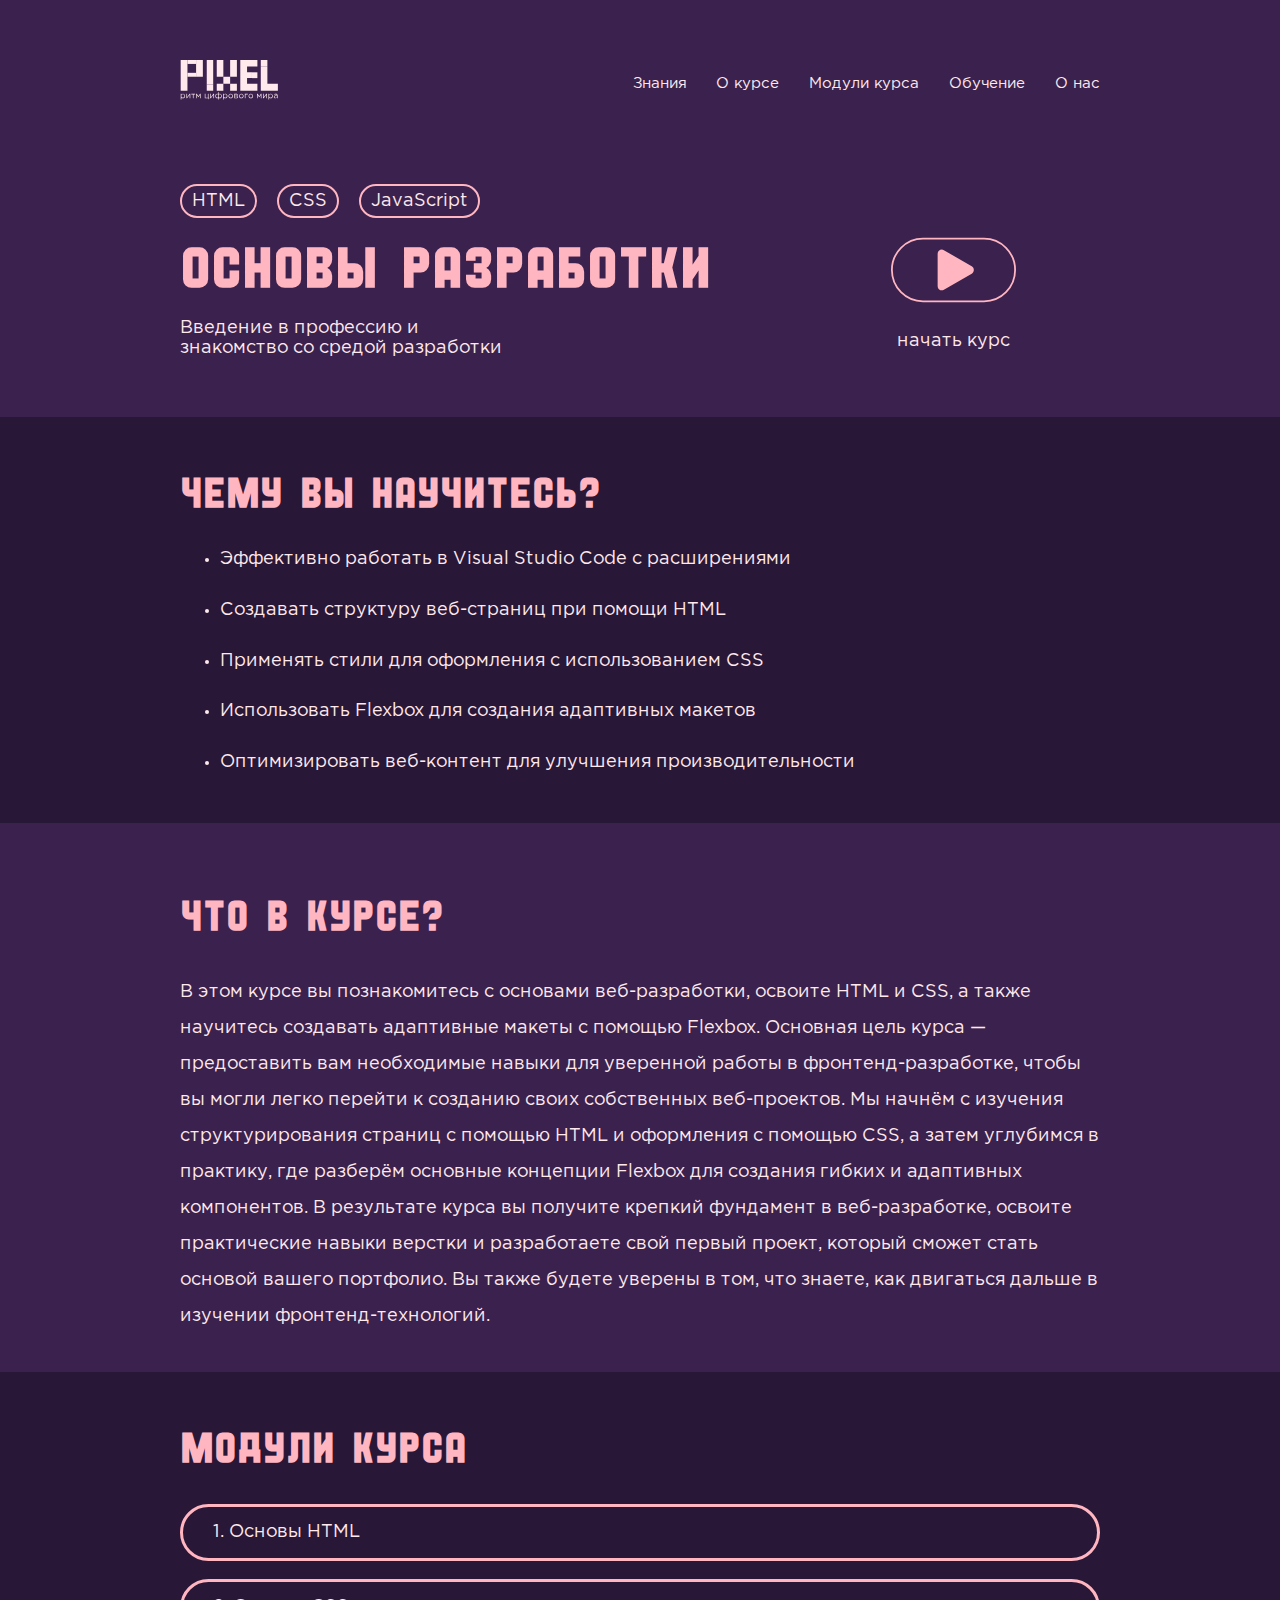
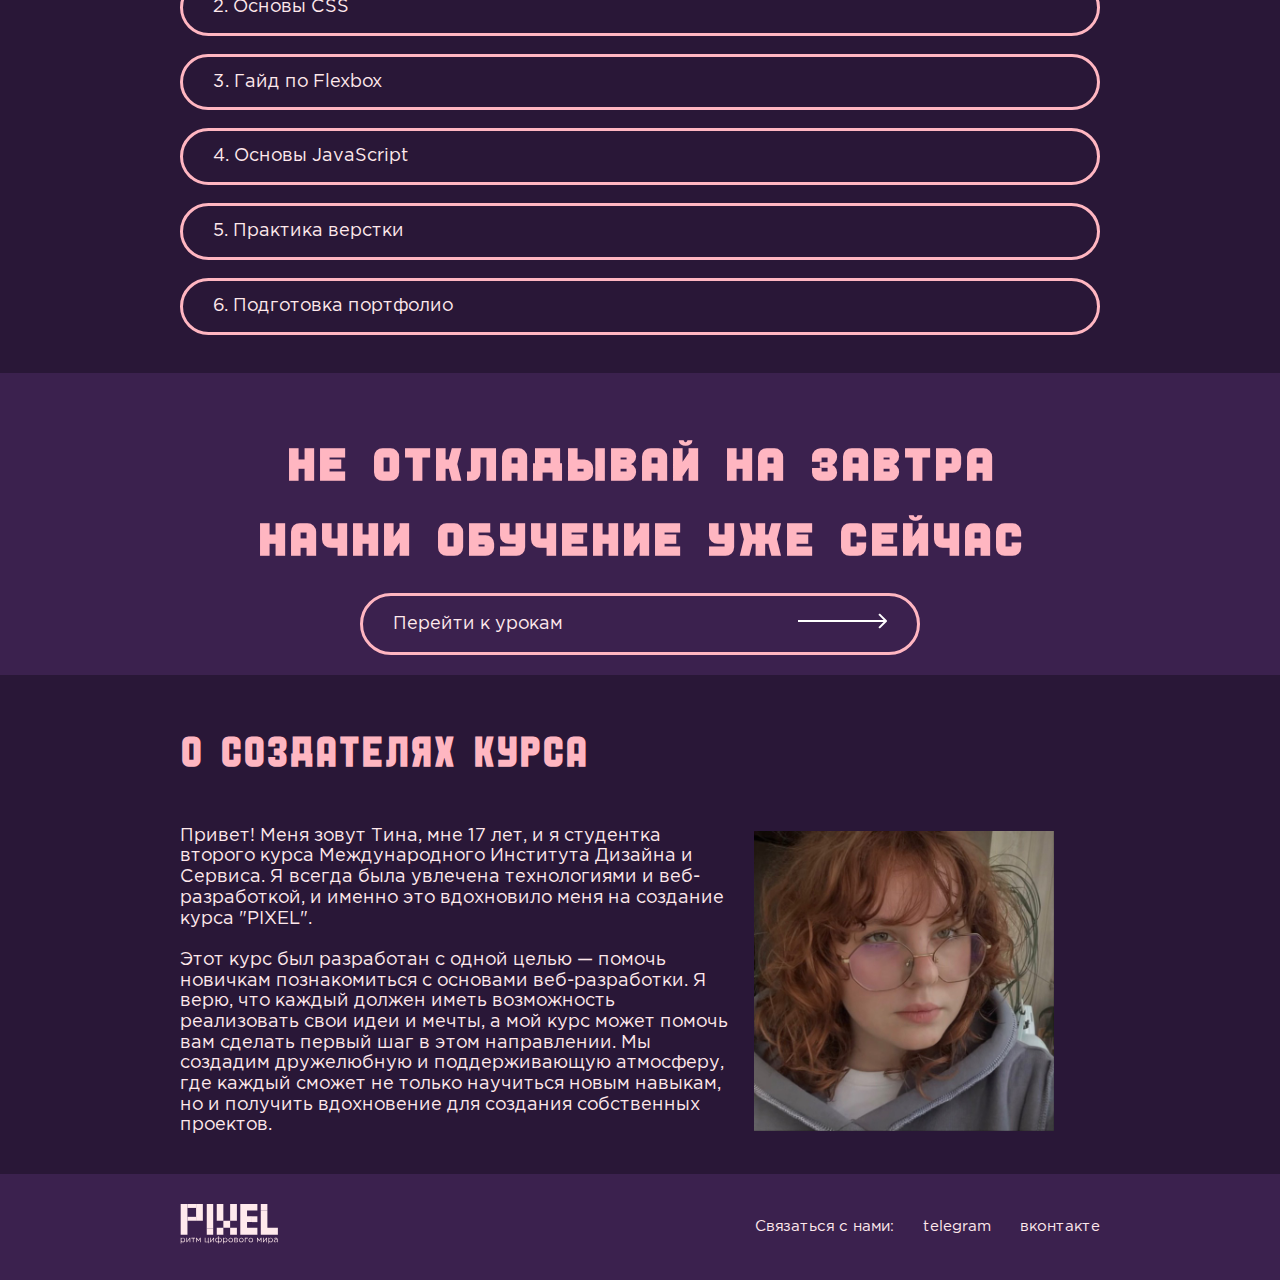
<file: index.html>
<!DOCTYPE html>
<html lang="ru">
<head>
    <meta charset="UTF-8">
    <meta name="viewport" content="width=device-width, initial-scale=1.0">
    <title>PIXEL - ритм цифрового мира</title>
    <link rel="icon" type="image/png" href="img/favicon.ico">
    <link rel="stylesheet" href="css/styles.css">
    <link rel="stylesheet" href="css/normalize.css">
</head>
<body>
    <header class="header">
        <div class="logo">
            <a href="#"><img src="img/pixel.svg" alt="Логотип" class="logo-image"></a>
        </div>
        <nav class="nav">
            <ul>
                <li><a href="#know">Знания</a></li>
                <li><a href="#about">О курсе</a></li>
                <li><a href="#modules">Модули курса</a></li>
                <li><a href="#study">Обучение</a></li>
                <li><a href="#us">О нас</a></li>
            </ul>
        </nav>
    </header>
    <main>
        <div class="osnova">
            <div class="text">
                <div class="langs">
                    <p>HTML</p>
                    <p>CSS</p>
                    <p>JavaScript</p>
                </div>
                <h1>ОСНОВЫ РАЗРАБОТКИ</h1>
                <p>Введение в профессию и<br>
                    знакомство со средой разработки</p>
            </div>
            <div class="button-start">
                <a href="#study"><img src="img/button_start.svg" alt="начать курс"></a>
                <p>начать курс</p>
            </div>
        </div>
        <div id="know" class="know">
            <h2>ЧЕМУ ВЫ НАУЧИТЕСЬ?</h2>
            <ul>
                <li>Эффективно работать в Visual Studio Code с расширениями</li>
                <li>Создавать структуру веб-страниц при помощи HTML</li>
                <li>Применять стили для оформления с использованием CSS</li>
                <li>Использовать Flexbox для создания адаптивных макетов</li>
                <li>Оптимизировать веб-контент для улучшения производительности</li>
            </ul>
        </div>
        <div id="about" class="about">
            <h2>ЧТО В КУРСЕ?</h2>
            <p>В этом курсе вы познакомитесь с основами веб-разработки, освоите HTML и CSS, а также научитесь создавать адаптивные макеты с помощью Flexbox. Основная цель курса — предоставить вам необходимые навыки для уверенной работы в фронтенд-разработке, чтобы вы могли легко перейти к созданию своих собственных веб-проектов.
                Мы начнём с изучения структурирования страниц с помощью HTML и оформления с помощью CSS, а затем углубимся в практику, где разберём основные концепции Flexbox для создания гибких и адаптивных компонентов.
                В результате курса вы получите крепкий фундамент в веб-разработке, освоите практические навыки верстки и разработаете свой первый проект, который сможет стать основой вашего портфолио. Вы также будете уверены в том, что знаете, как двигаться дальше в изучении фронтенд-технологий.</p>
        </div>
        <div id="modules" class="modules">
            <h2>МОДУЛИ КУРСА</h2>
                <p> 1. Основы HTML</p>
                <p> 2. Основы CSS</p>
                <p> 3. Гайд по Flexbox</p>
                <p> 4. Основы JavaScript</p>
                <p> 5. Практика верстки</p>
                <p> 6. Подготовка портфолио</p>
        </div>
        <div id="study" class="study">
            <h1>не откладывай на завтра</h1>
            <h1>начни обучение уже сейчас</h1>
            <div class="btngo">
                <a href="#"><p>Перейти к урокам</p></a>
                <a href="#"><img src="img/go.svg" alt="go"></a>
            </div>
        </div>

        <!-- Модальное окно -->
    <div id="modal" class="modal">
        <div class="modal-content">
            <span class="close">&times;</span>
            <h2>Регистрация</h2>
            <form id="registrationForm">
                <input type="text" id="name" name="name" placeholder="Ваше имя" required>
                <input type="email" id="email" name="email" placeholder="Ваш email" required>
                <button type="submit">Готово! Вперед за знаниями!</button>
            </form>
        </div>
    </div>

    <!-- Подключение JavaScript -->
    <script>
        // Ваш JavaScript-код
        document.querySelector('.btngo').addEventListener('click', function (e) {
            e.preventDefault();
            document.getElementById('modal').style.display = 'block';
        });

        document.querySelector('.close').addEventListener('click', function () {
            document.getElementById('modal').style.display = 'none';
        });

        window.addEventListener('click', function (e) {
            if (e.target === document.getElementById('modal')) {
                document.getElementById('modal').style.display = 'none';
            }
        });

        document.getElementById('registrationForm').addEventListener('submit', function (e) {
            e.preventDefault();
            const name = document.getElementById('name').value;
            const email = document.getElementById('email').value;

            if (name && email) {
                window.location.href = 'module1.html';
            } else {
                alert('Пожалуйста, заполните все поля.');
            }
        });
    </script>

        <div id="us" class="us">
            <h2>О СОЗДАТЕЛЯХ КУРСА</h2>
            <div class="abus">
                <p>Привет! Меня зовут Тина, мне 17 лет, и я студентка второго курса Международного Института Дизайна и Сервиса. Я всегда была увлечена технологиями и веб-разработкой, и именно это вдохновило меня на создание курса "PIXEL".
                <br>
                <br>Этот курс был разработан с одной целью — помочь новичкам познакомиться с основами веб-разработки. Я верю, что каждый должен иметь возможность реализовать свои идеи и мечты, а мой курс может помочь вам сделать первый шаг в этом направлении. Мы создадим дружелюбную и поддерживающую атмосферу, где каждый сможет не только научиться новым навыкам, но и получить вдохновение для создания собственных проектов.</p>
                <img src="img/creator.jpg" alt="creator">
            </div>
        </div>
    </main>
    <footer class="footer">
        <div class="logo">
            <a href="#"><img src="img/pixel.svg" alt="Логотип" class="logo-image"></a>
        </div>
        <nav class="nav">
            <ul>
                <li>Связаться с нами:</li>
                <li><a href="https://t.me/tinesmuf">telegram</a></li>
                <li><a href="https://vk.com/tinexie">вконтакте</a></li>
            </ul>
        </nav>
    </footer>
</body>
</html>
</file>
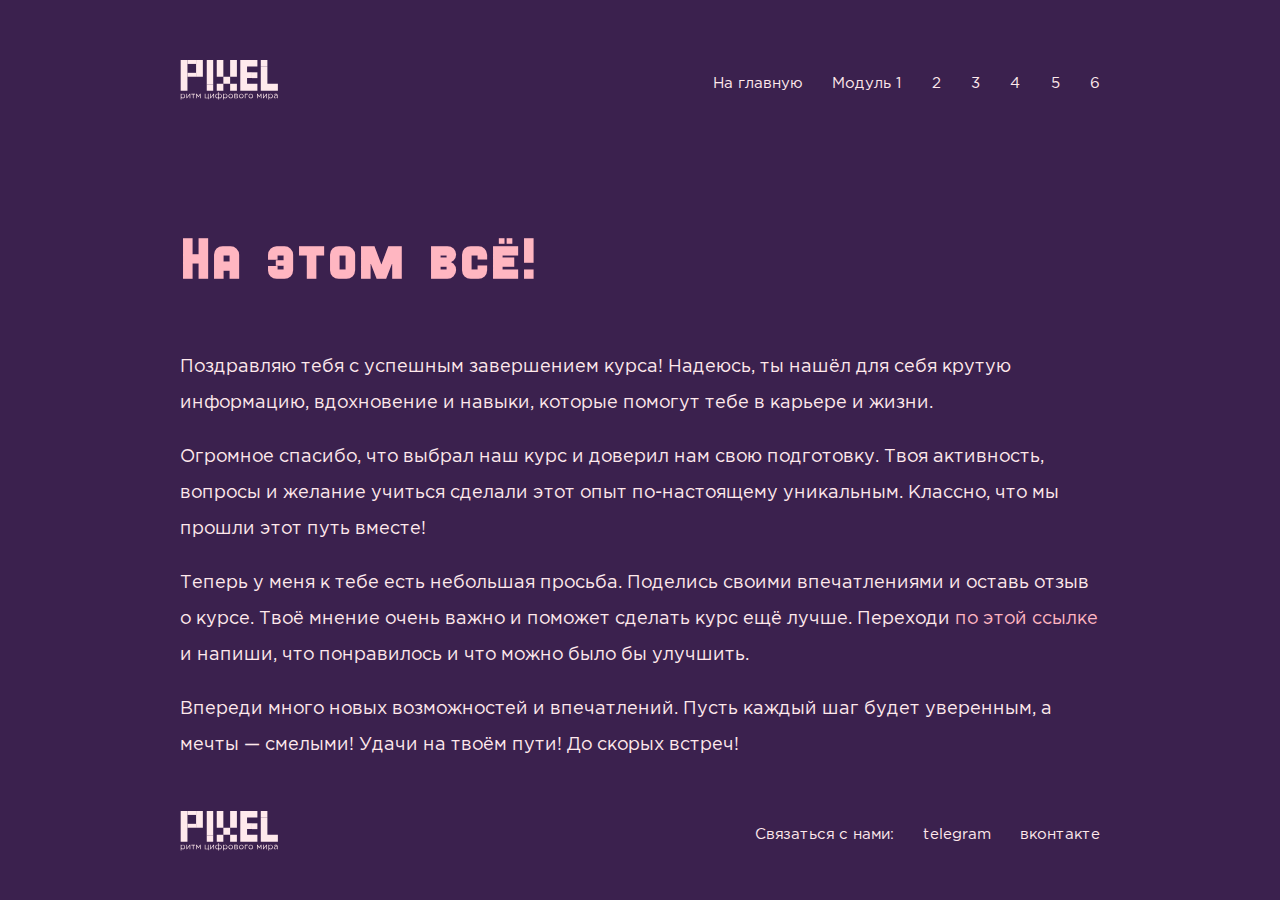
<file: final.html>
<!DOCTYPE html>
<html lang="en">
<head>
    <meta charset="UTF-8">
    <meta name="viewport" content="width=device-width, initial-scale=1.0">
    <link rel="stylesheet" href="css/styles.css">
    <link rel="stylesheet" href="css/normalize.css">
    <link rel="icon" type="image/png" href="img/favicon.ico">
    <title>Спасибо за прохождение курса</title>
</head>
<body>
    <header class="header">
        <div class="logo">
            <a href="#"><img src="img/pixel.svg" alt="Логотип" class="logo-image"></a>
        </div>
        <nav class="nav">
            <ul>
                <li><a href="index.html">На главную</a></li>
                <li><a href="module1.html">Модуль 1</a></li>
                <li><a href="module2.html">2</a></li>
                <li><a href="module3.html">3</a></li>
                <li><a href="module4.html">4</a></li>
                <li><a href="module5.html">5</a></li>
                <li><a href="module6.html">6</a></li>
            </ul>
        </nav>
    </header>
    <main>
        <div class="about1">
            <h1>На этом всё!</h1>
            <p>Поздравляю тебя с успешным завершением курса! Надеюсь, ты нашёл для себя крутую информацию, вдохновение и навыки, которые помогут тебе в карьере и жизни.</p>
            <p>Огромное спасибо, что выбрал наш курс и доверил нам свою подготовку. Твоя активность, вопросы и желание учиться сделали этот опыт по-настоящему уникальным. Классно, что мы прошли этот путь вместе!</p>
            <p>Теперь у меня к тебе есть небольшая просьба. Поделись своими впечатлениями и оставь отзыв о курсе. Твоё мнение очень важно и поможет сделать курс ещё лучше. Переходи <a href="https://uncdqno4x1b.typeform.com/to/OqVGgOLp">по этой ссылке</a> и напиши, что понравилось и что можно было бы улучшить.</p>
            <p>Впереди много новых возможностей и впечатлений. Пусть каждый шаг будет уверенным, а мечты — смелыми! Удачи на твоём пути! До скорых встреч!</p>
        </div>
    </main>
    <footer class="footer">
        <div class="logo">
            <a href="#"><img src="img/pixel.svg" alt="Логотип" class="logo-image"></a>
        </div>
        <nav class="nav">
            <ul>
                <li>Связаться с нами:</li>
                <li><a href="https://t.me/tinesmuf">telegram</a></li>
                <li><a href="https://vk.com/tinexie">вконтакте</a></li>
            </ul>
        </nav>
    </footer>
</body>
</html>
</file>
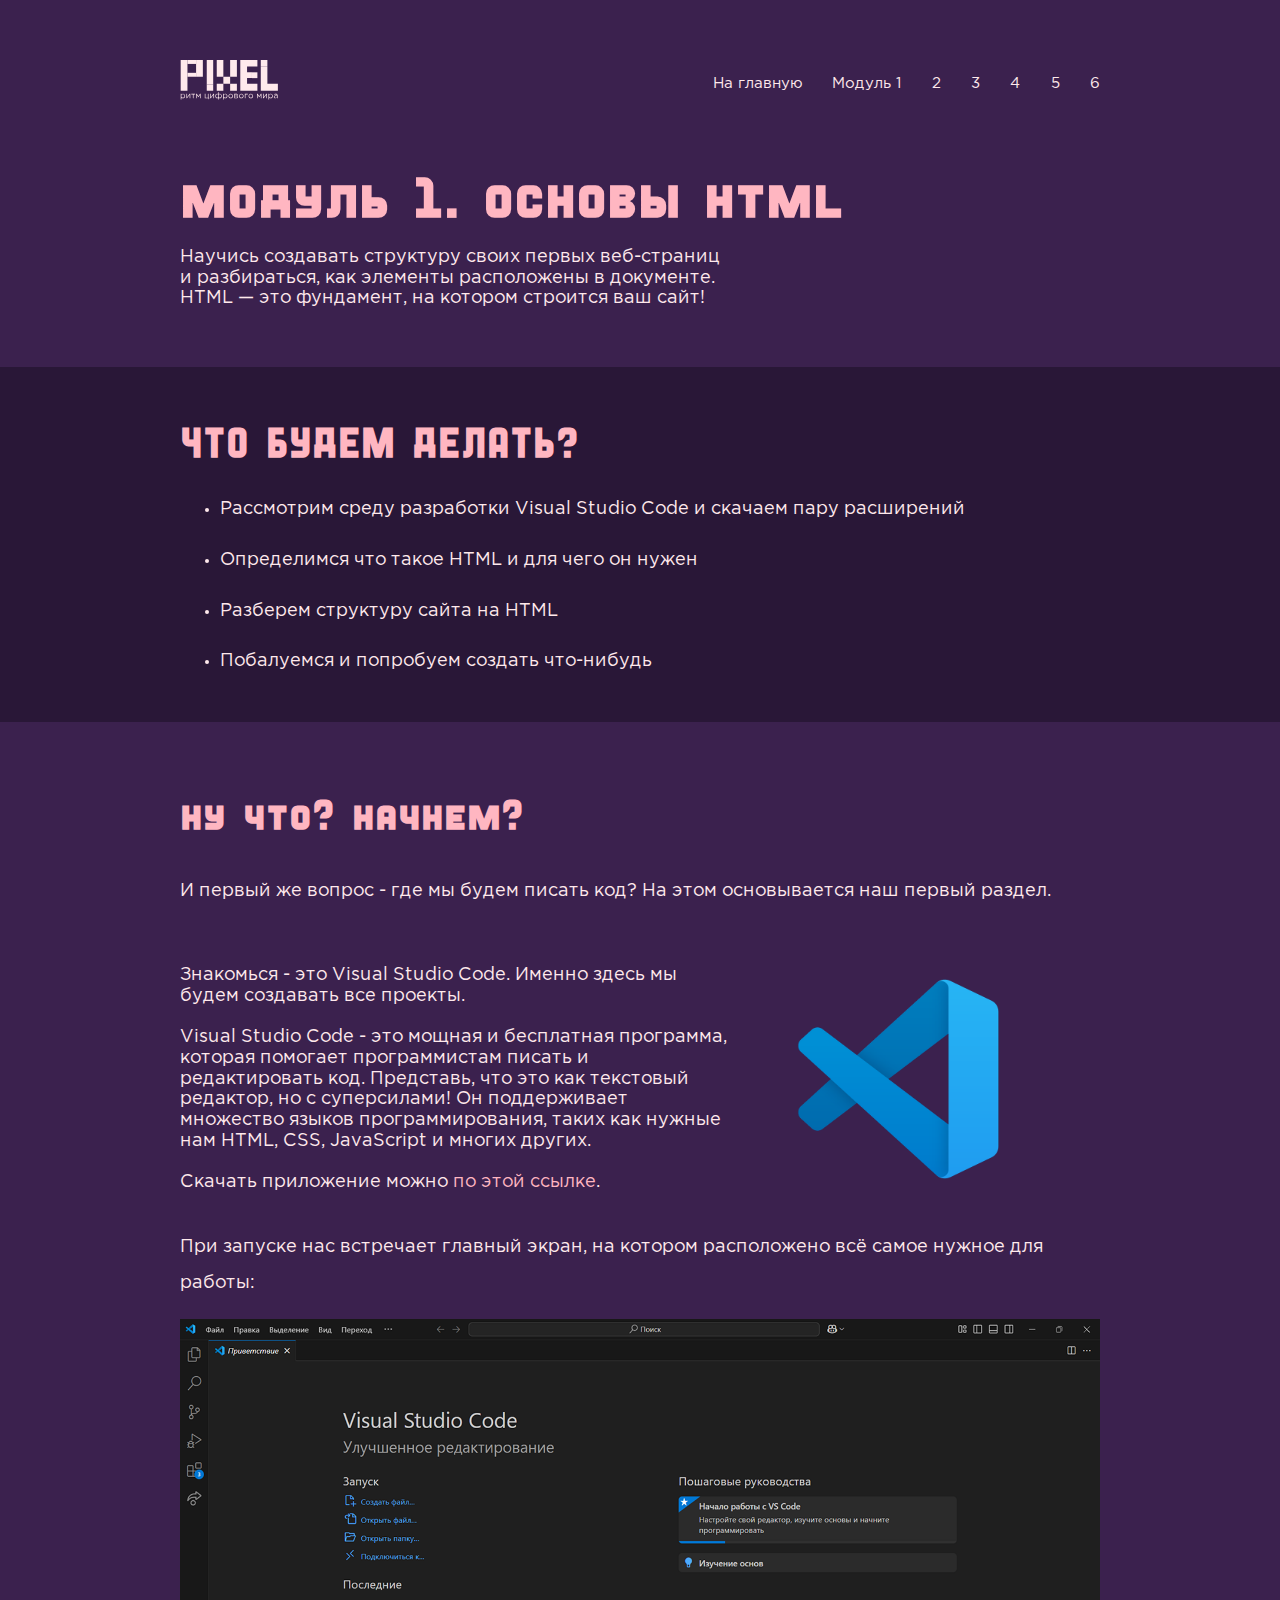
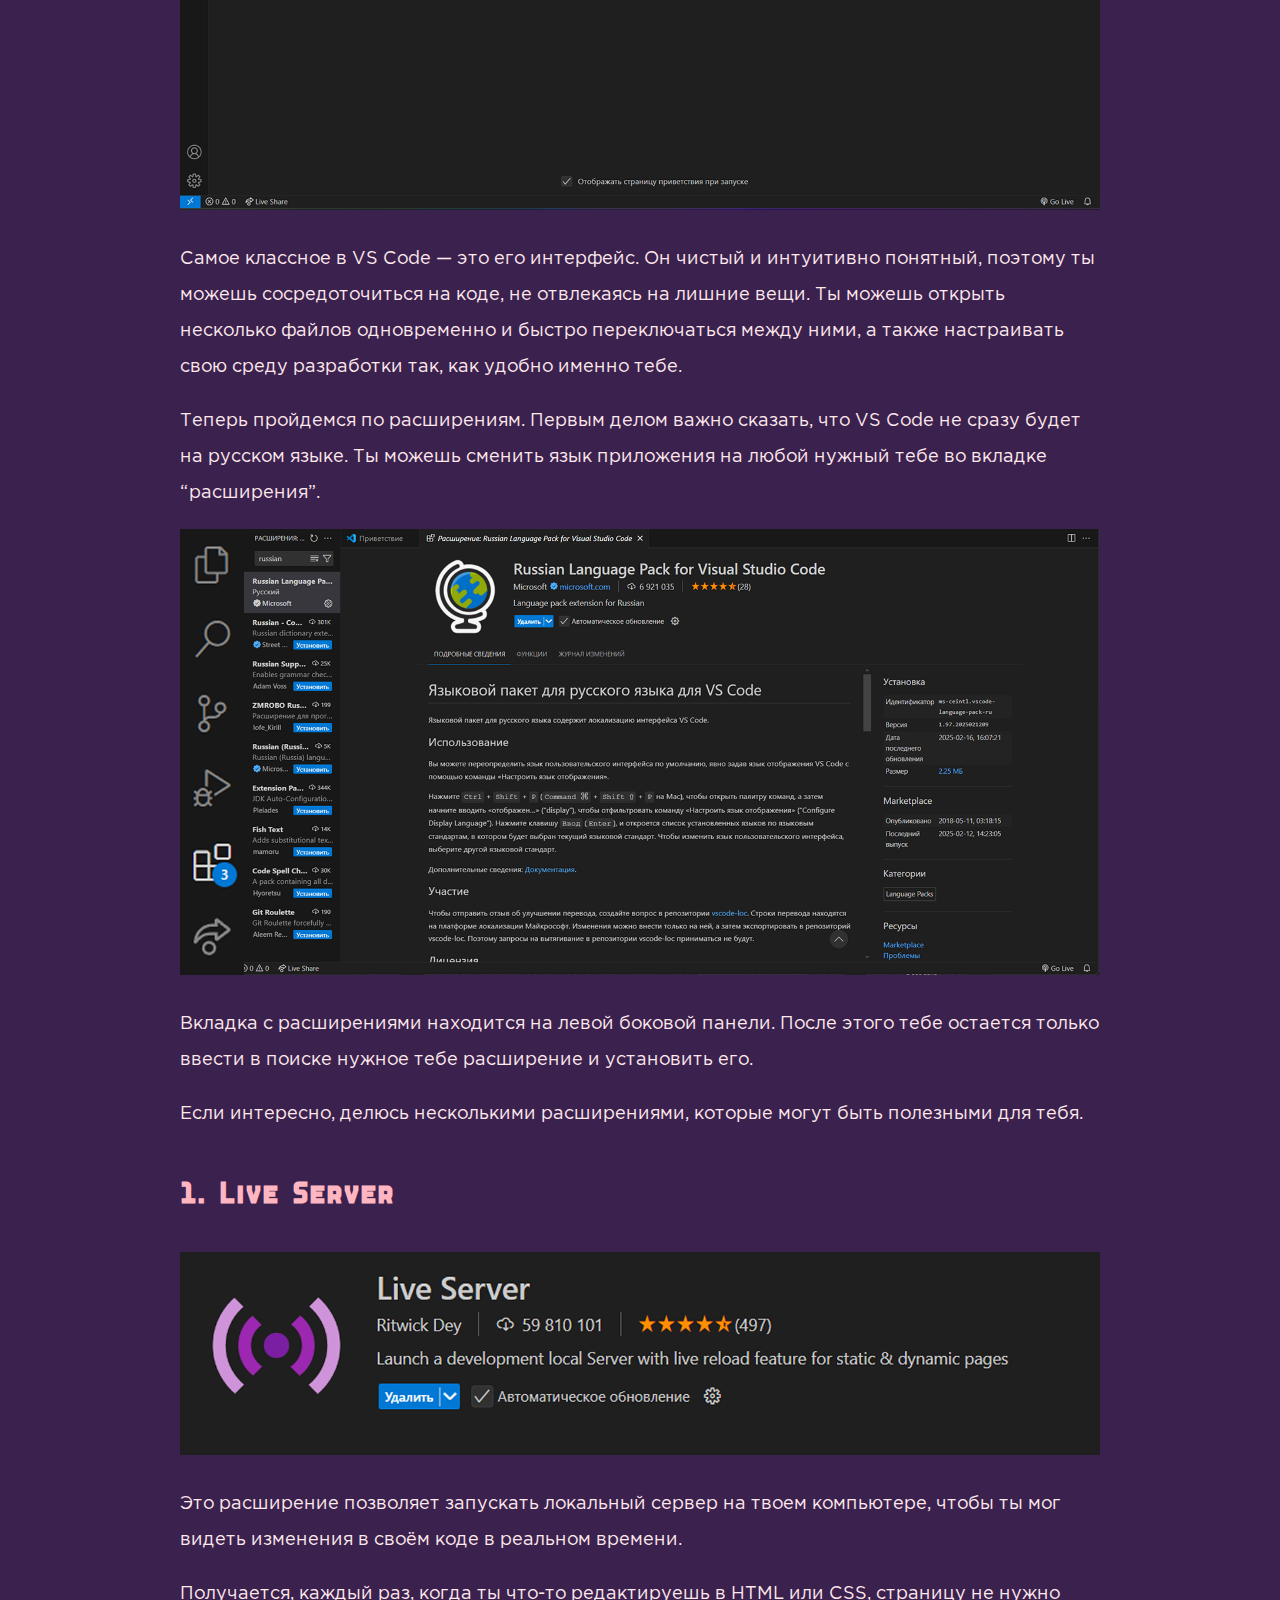
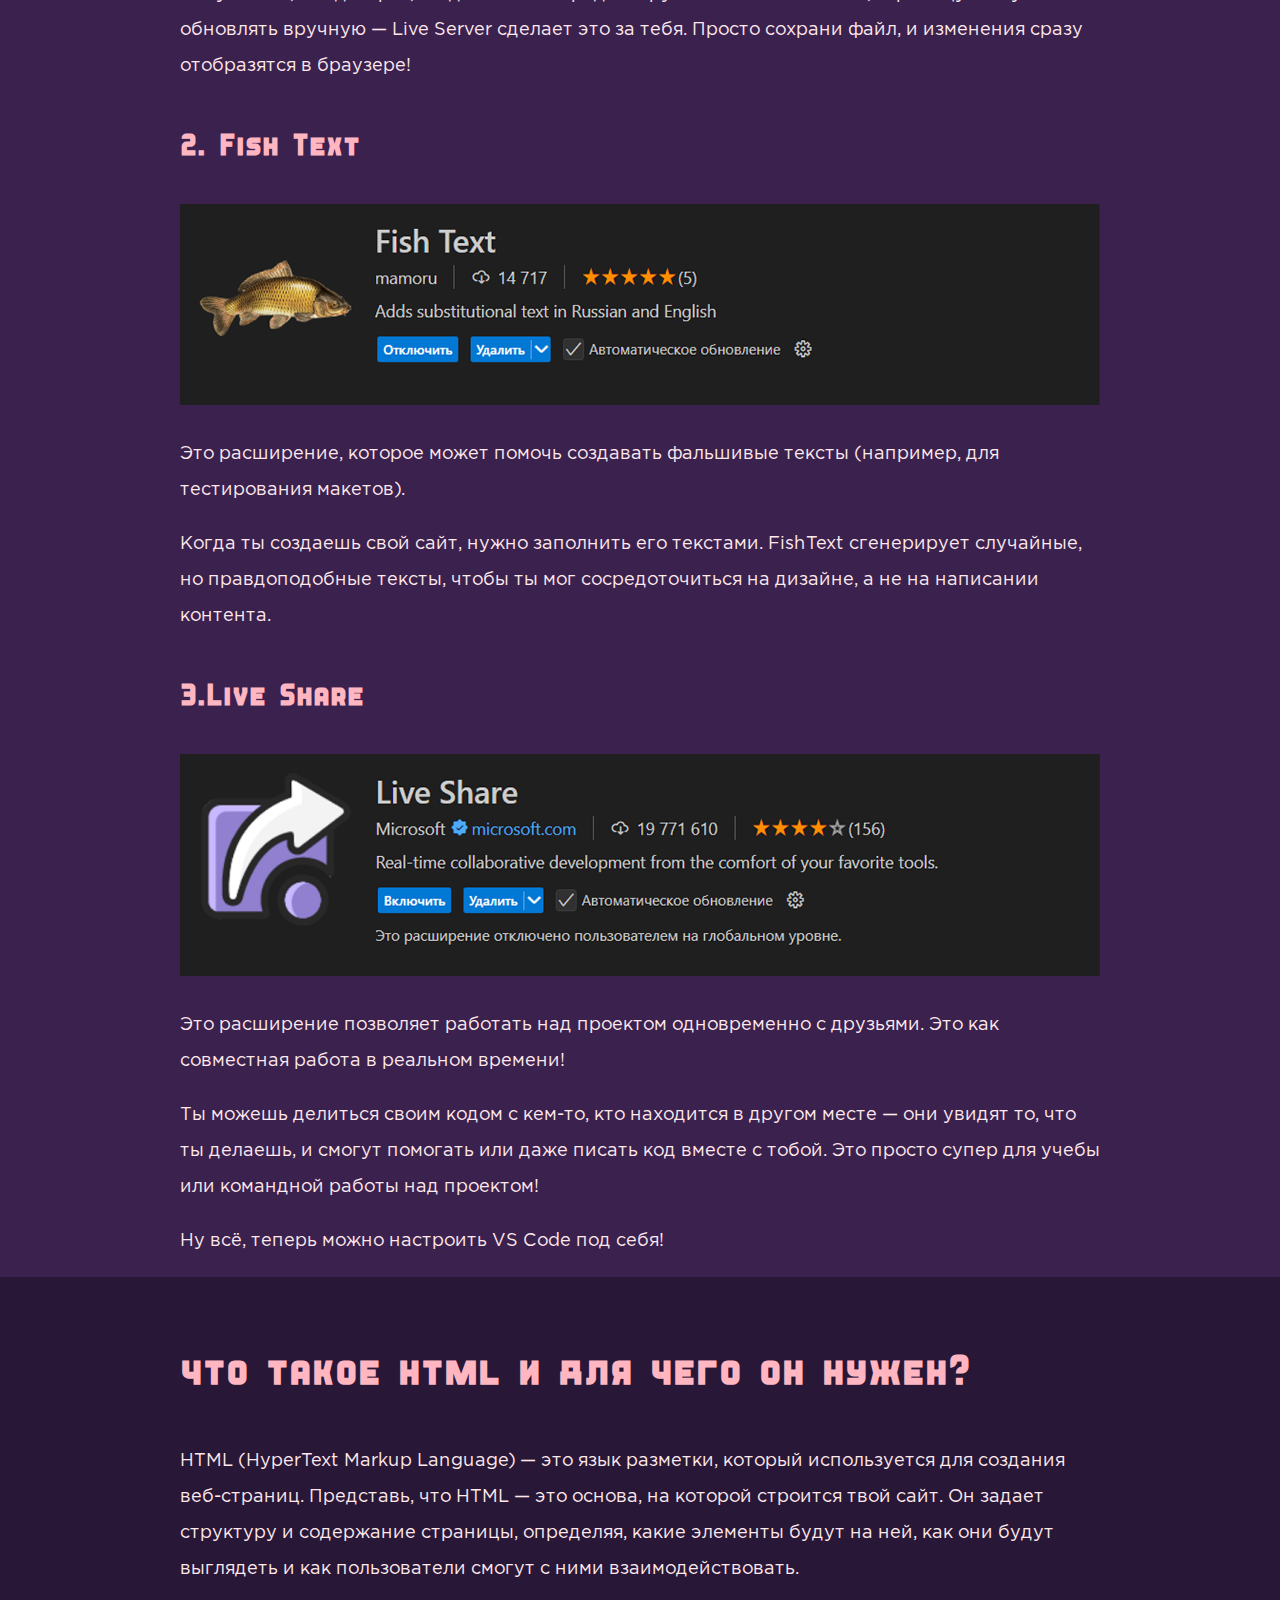
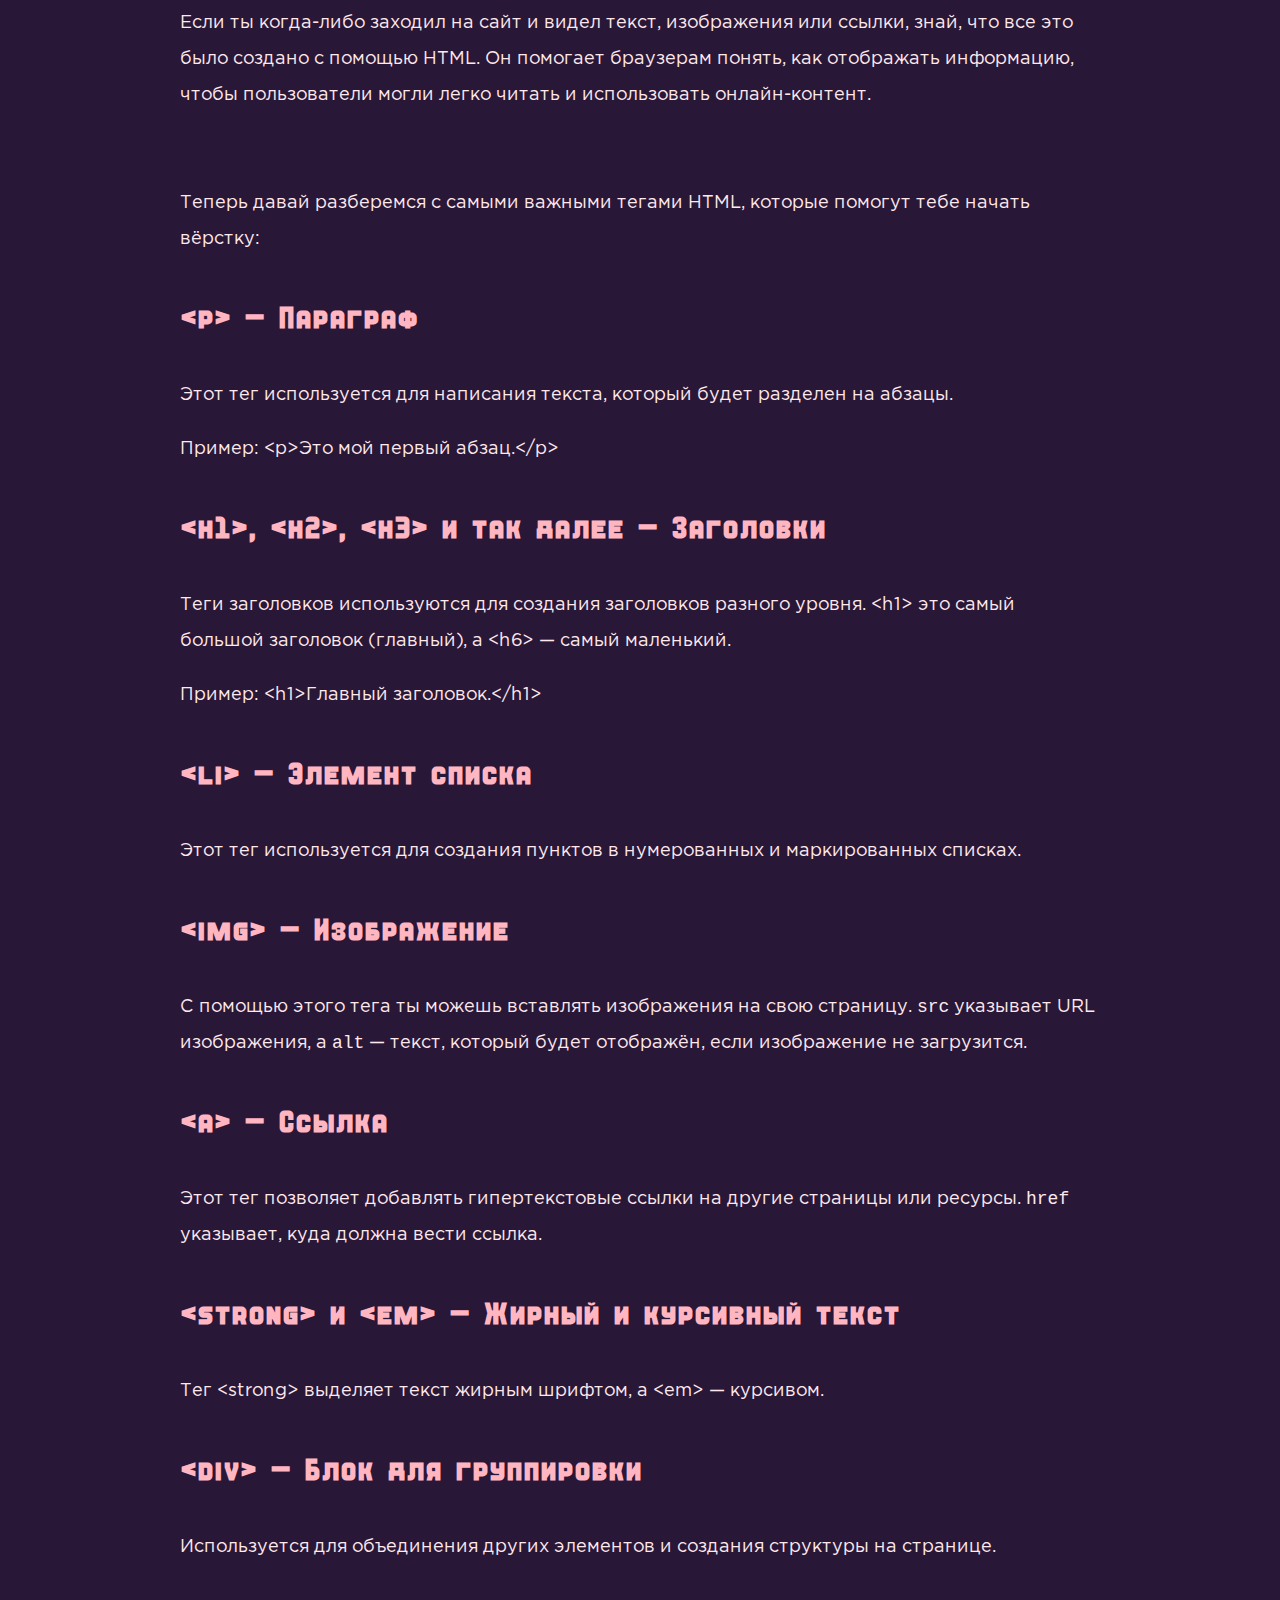
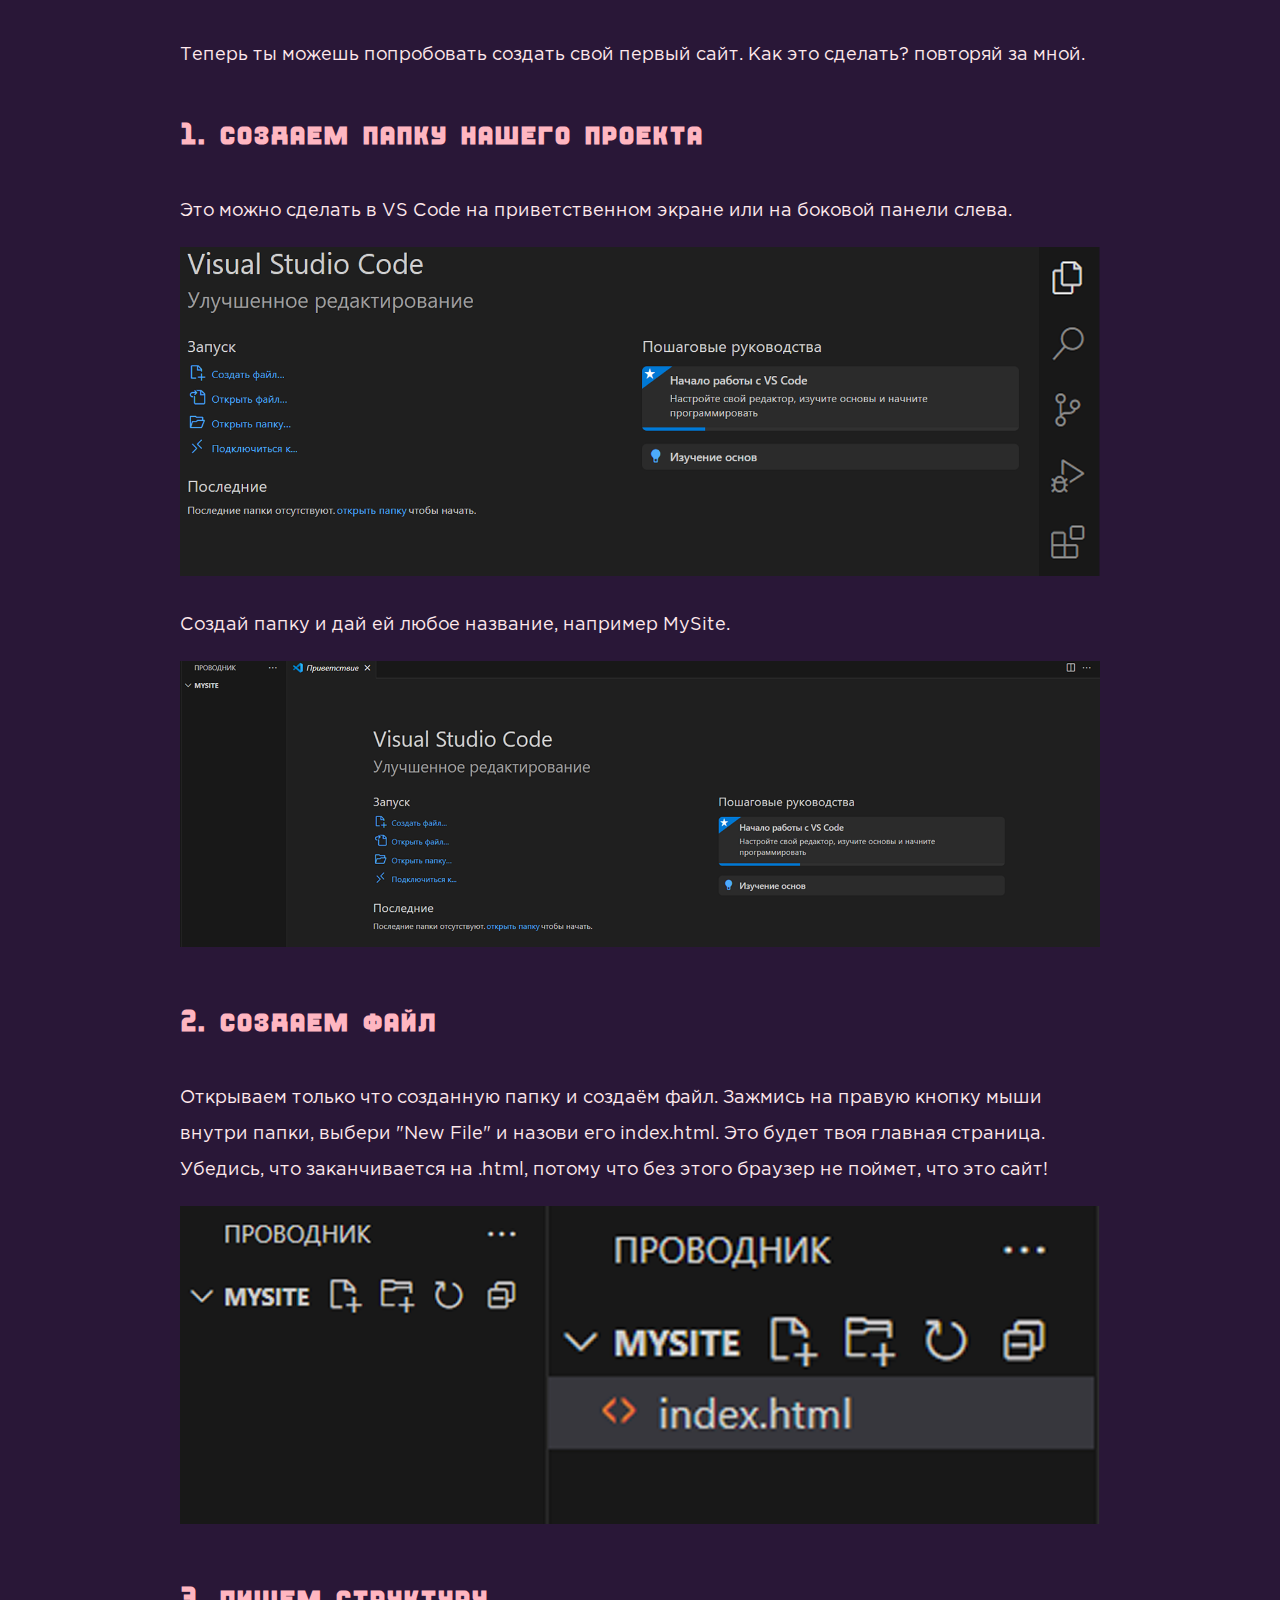
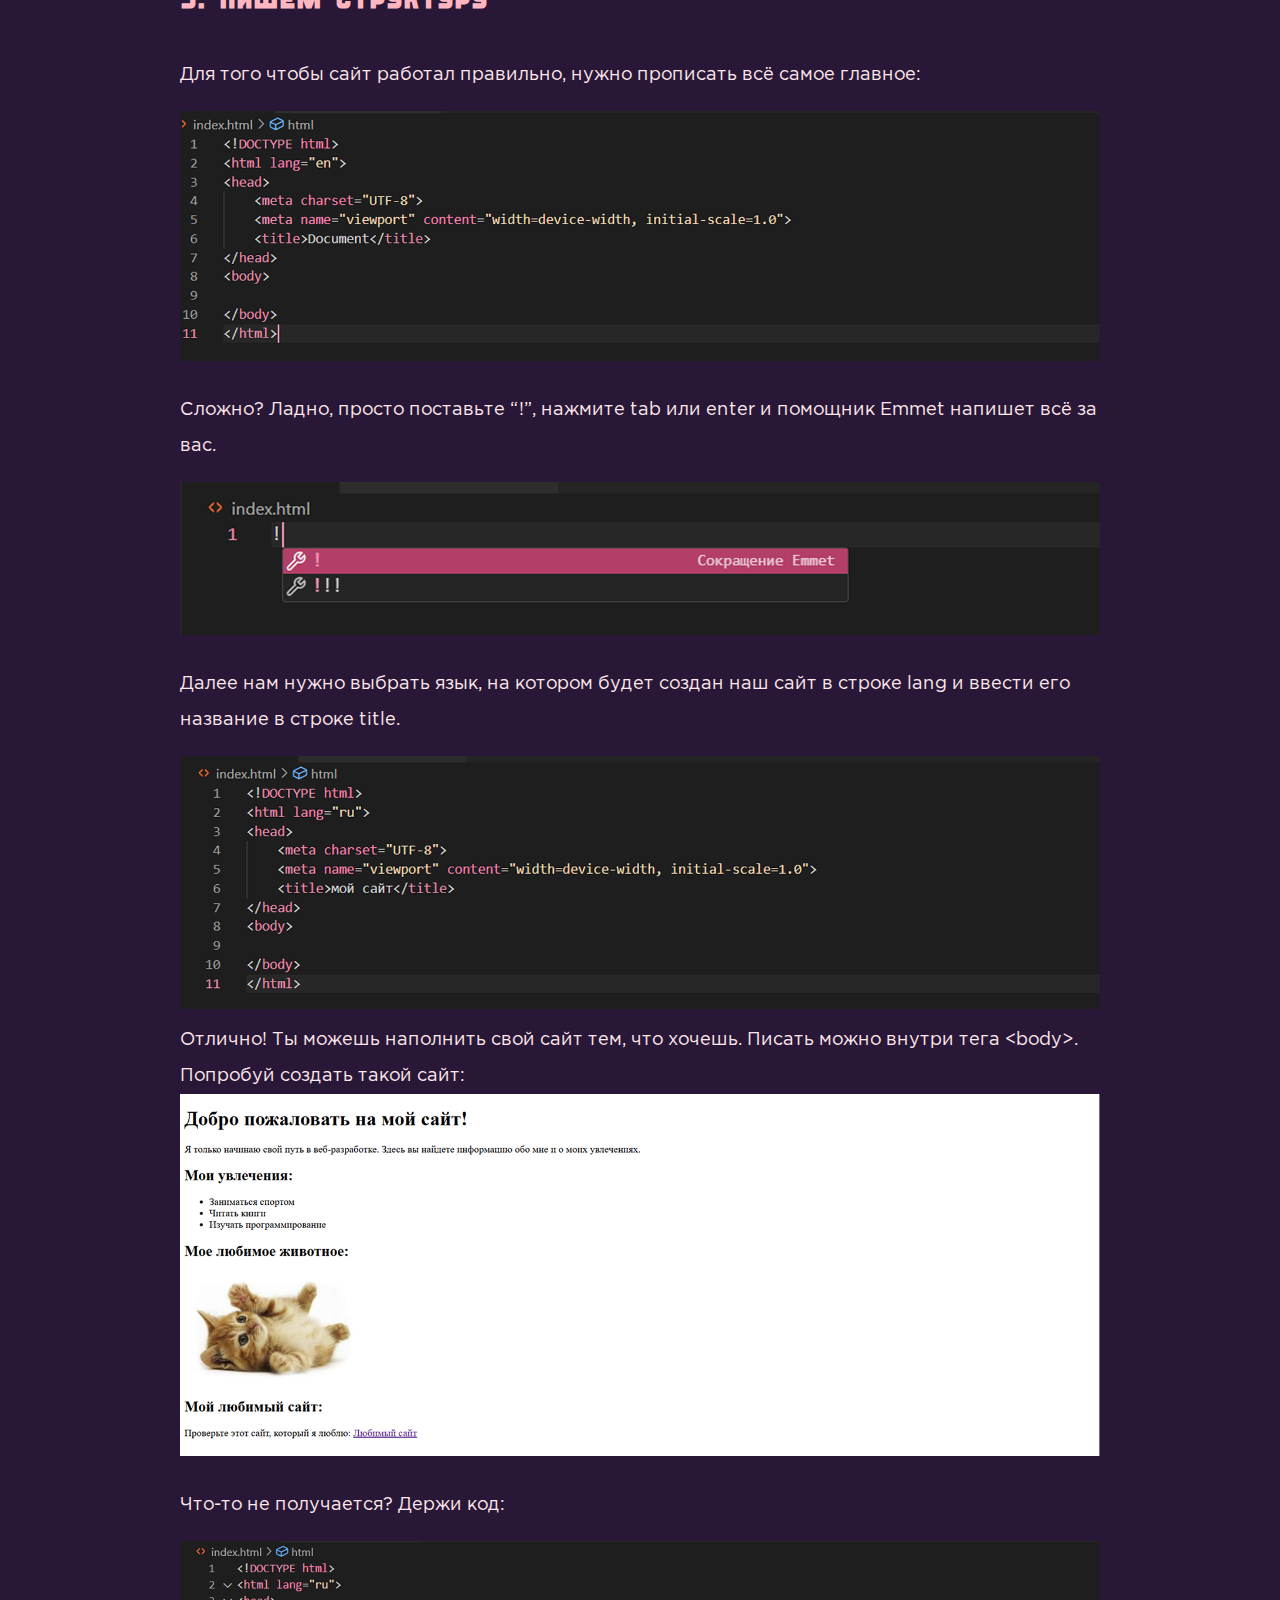
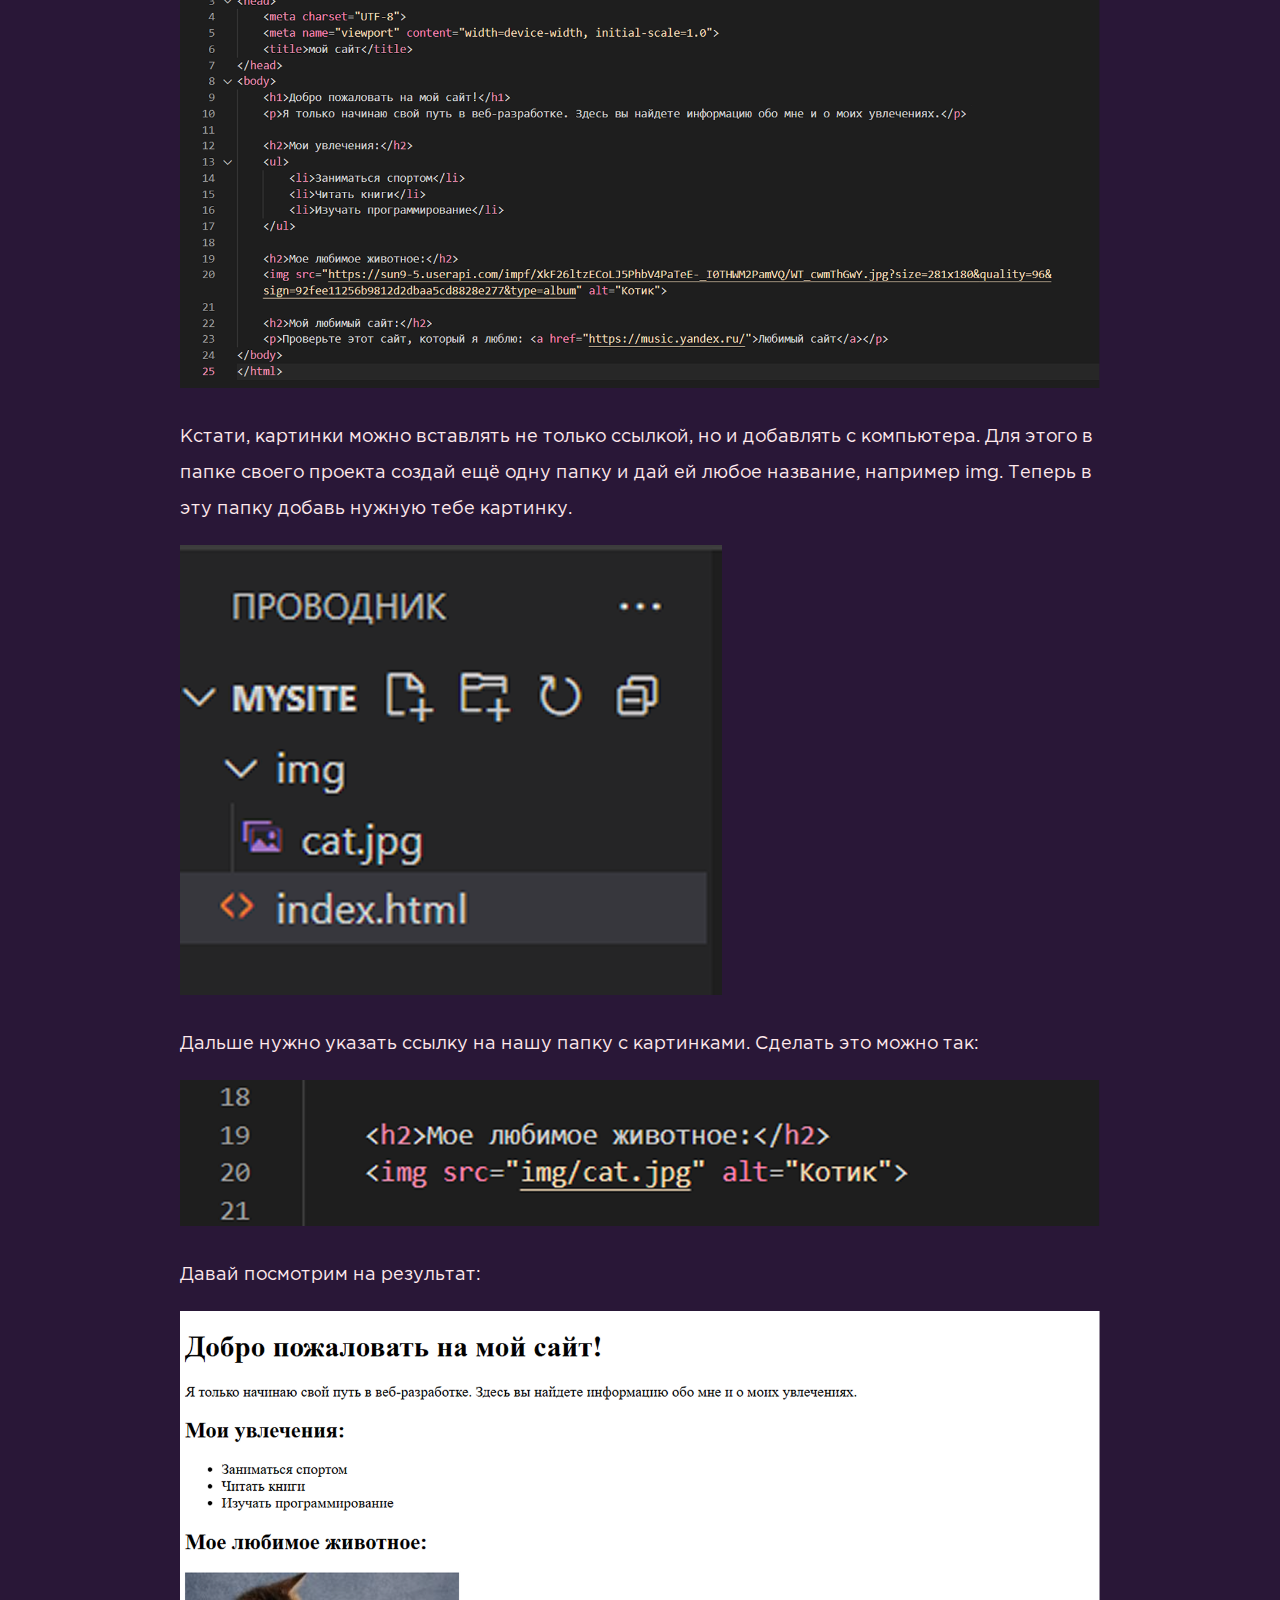
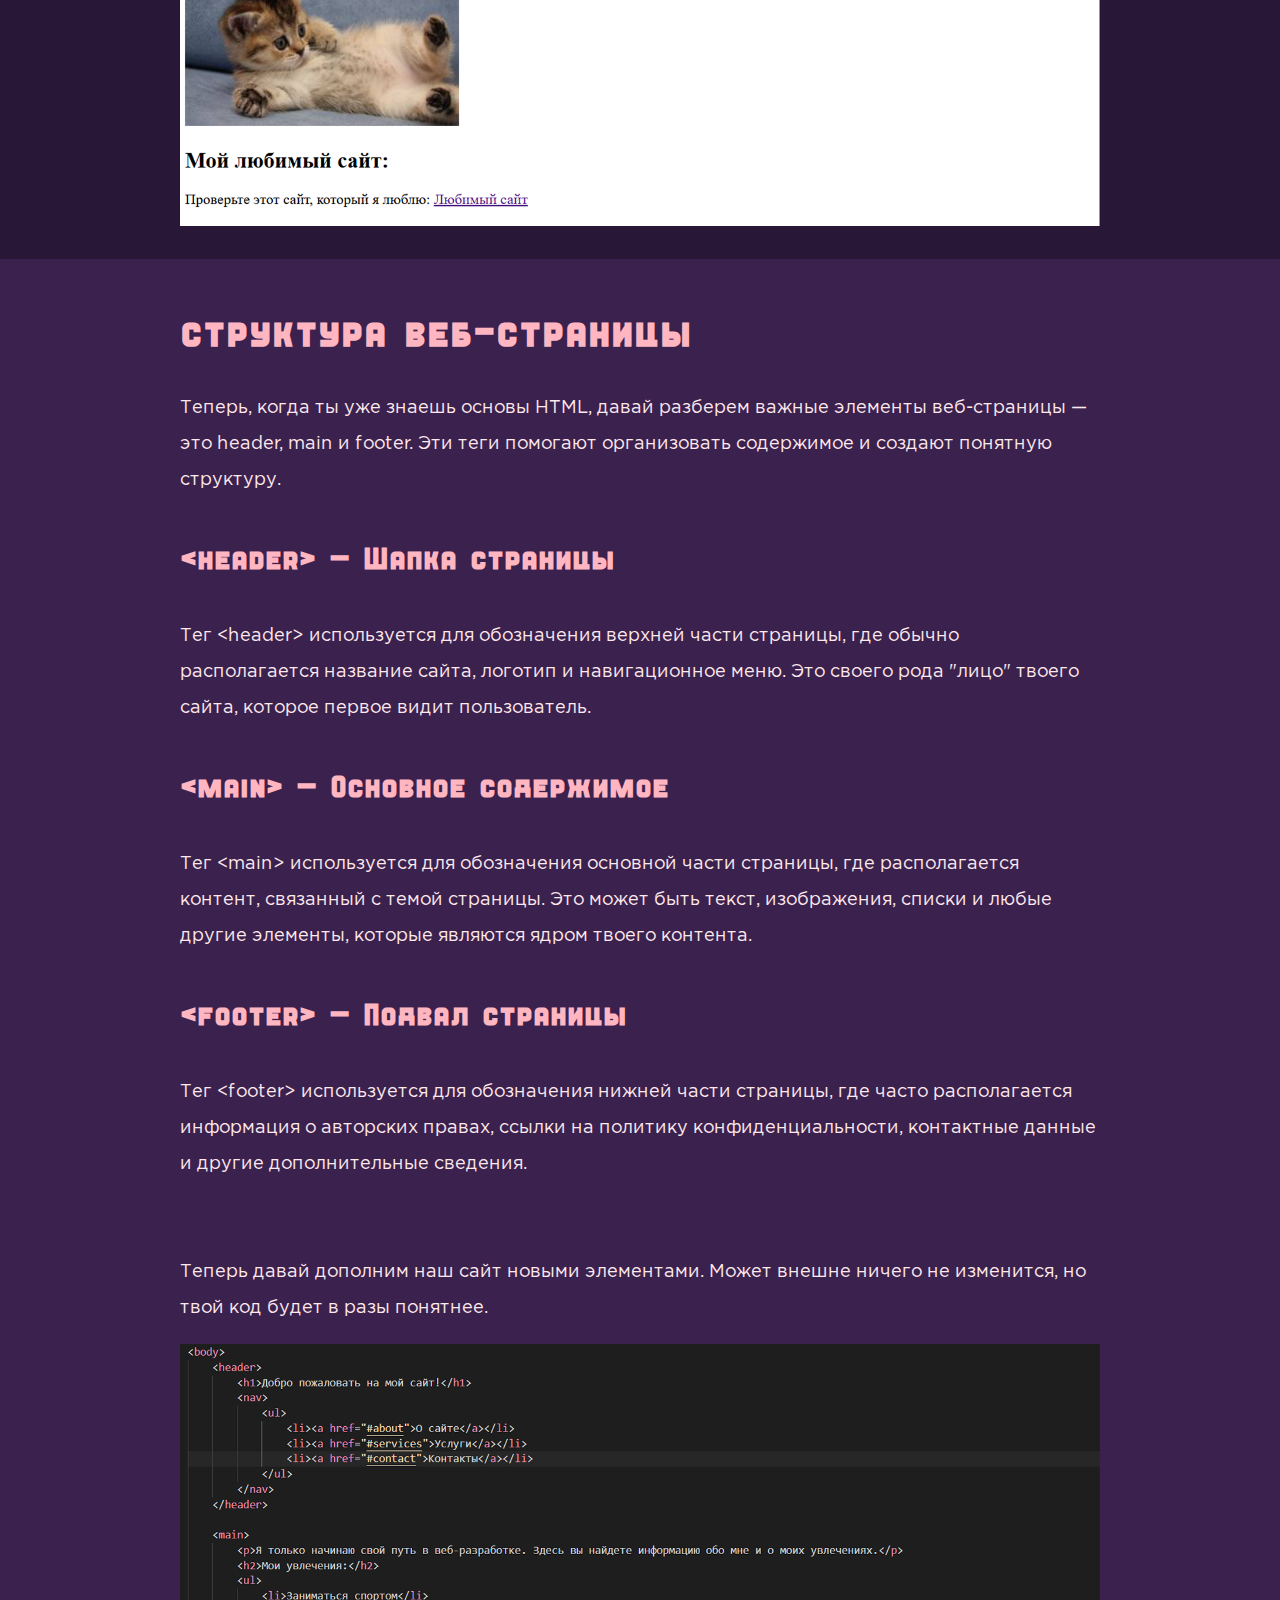
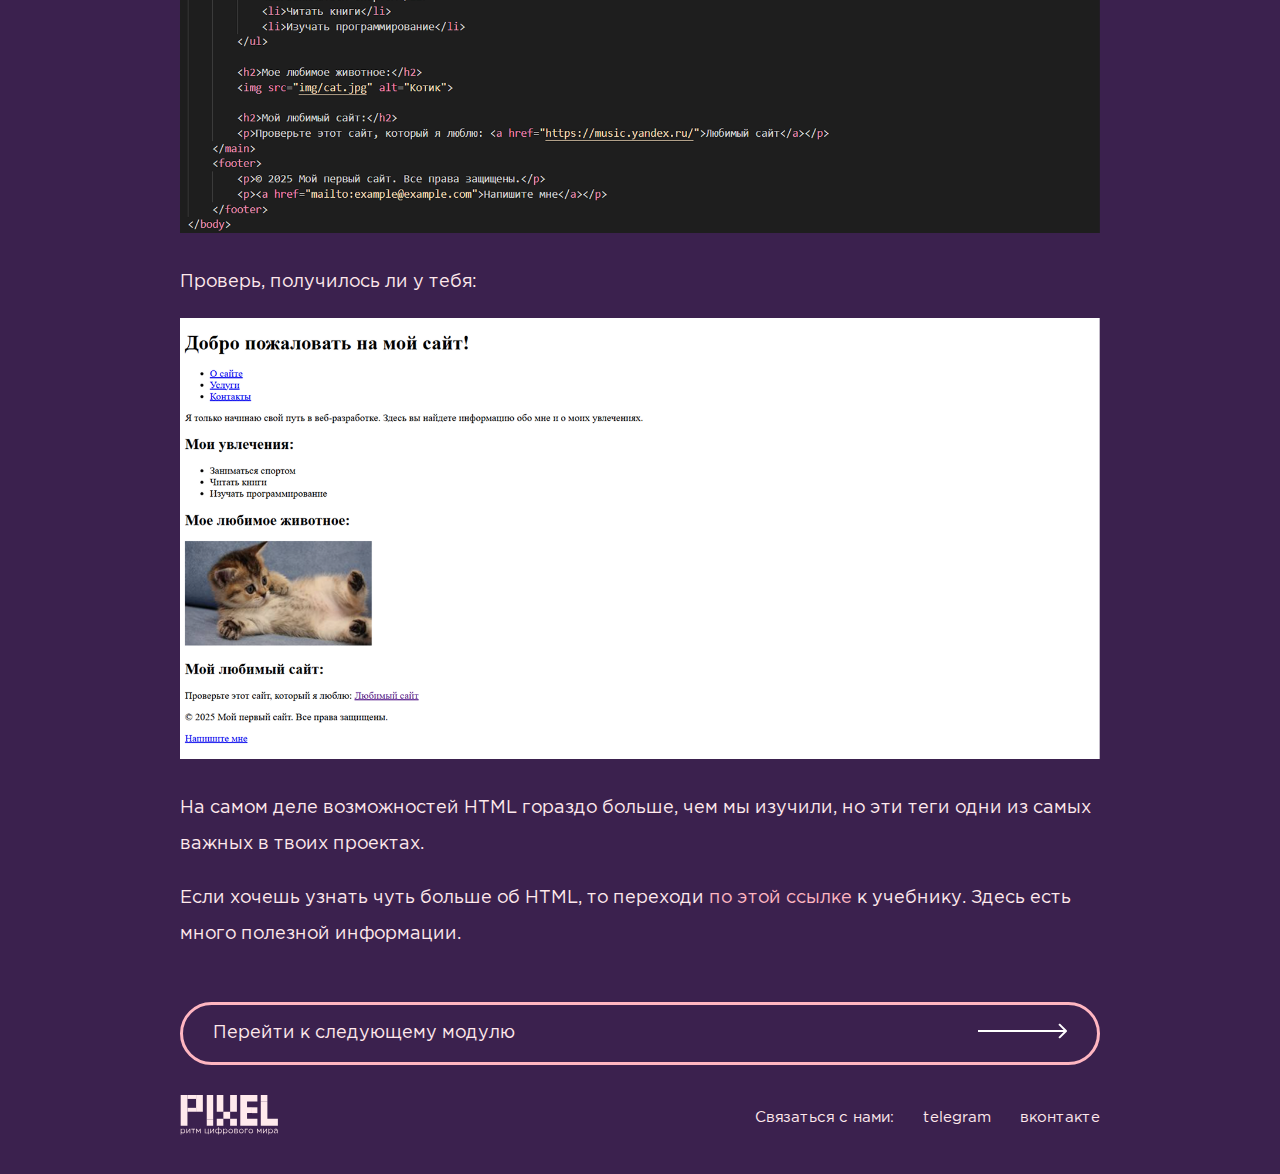
<file: module1.html>
<!DOCTYPE html>
<html lang="ru">
<head>
    <meta charset="UTF-8">
    <meta name="viewport" content="width=device-width, initial-scale=1.0">
    <title>модуль 1. основы html</title>
    <link rel="icon" type="image/png" href="img/favicon.ico">
    <link rel="stylesheet" href="css/styles.css">
    <link rel="stylesheet" href="css/normalize.css">
</head>
<body>
    <header class="header">
        <div class="logo">
            <a href="#"><img src="img/pixel.svg" alt="Логотип" class="logo-image"></a>
        </div>
        <nav class="nav">
            <ul>
                <li><a href="index.html">На главную</a></li>
                <li><a href="module1.html">Модуль 1</a></li>
                <li><a href="module2.html">2</a></li>
                <li><a href="module3.html">3</a></li>
                <li><a href="module4.html">4</a></li>
                <li><a href="module5.html">5</a></li>
                <li><a href="module6.html">6</a></li>
            </ul>
        </nav>
    </header>
    <main>
            <div class="osnova">
                <div class="text">
                    <h1>модуль 1. основы html</h1>
                <p>Научись создавать структуру своих первых веб-страниц
                    <br>и разбираться, как элементы расположены в документе.
                    <br>HTML — это фундамент, на котором строится ваш сайт!</p>
                </div>
            </div>
            <div class="know">
                <h2>ЧТО БУДЕМ ДЕЛАТЬ?</h2>
                <ul>
                    <li>Рассмотрим среду разработки Visual Studio Code и скачаем пару расширений</li>
                    <li>Определимся что такое HTML и для чего он нужен</li>
                    <li>Разберем структуру сайта на HTML</li>
                    <li>Побалуемся и попробуем создать что-нибудь</li>
                </ul>
            </div>
            <div class="about">
                <h2>ну что? начнем?</h2>
                <p>И первый же вопрос - где мы будем писать код? На этом основывается наш первый раздел.</p>
            </div>
            <div class="us1">
                <div class="abus">
                    <p>Знакомься - это Visual Studio Code. Именно здесь мы будем создавать все проекты.
                        <br>
                        <br>Visual Studio Code - это мощная и бесплатная программа, которая помогает программистам писать и редактировать код. Представь, что это как текстовый редактор, но с суперсилами! Он поддерживает множество языков программирования, таких как нужные нам HTML, CSS, JavaScript и многих других.
                        <br>
                        <br>Скачать приложение можно <a href="https://code.visualstudio.com"> по этой ссылке</a>.</p>
                    <img src="img/vscode.png" alt="vscode">
                </div>
            </div>
            <div class="about1">
                <p>При запуске нас встречает главный экран, на котором расположено всё самое нужное для работы:</p>
                <img src="img/mod1/module1_1.png" alt="photo">
                <p>Самое классное в VS Code — это его интерфейс. Он чистый и интуитивно понятный, поэтому ты можешь сосредоточиться на коде, не отвлекаясь на лишние вещи. Ты можешь открыть несколько файлов одновременно и быстро переключаться между ними, а также настраивать свою среду разработки так, как удобно именно тебе.</p>
                <p>Теперь пройдемся по расширениям. Первым делом важно сказать, что VS Code не сразу будет на русском языке. Ты можешь сменить язык приложения на любой нужный тебе во вкладке “расширения”.</p>
                <img src="img/mod1/module1_2.png" alt="photo">
                <p>Вкладка с расширениями находится на левой боковой панели. После этого тебе остается только ввести в поиске нужное тебе расширение и установить его.</p>
                <p>Если интересно, делюсь несколькими расширениями, которые могут быть полезными для тебя.</p>
                <h3>1. Live Server</h3>
                <img src="img/mod1/module1_3.png" alt="photo">
                <p>Это расширение позволяет запускать локальный сервер на твоем компьютере, чтобы ты мог видеть изменения в своём коде в реальном времени.</p>
                <p>Получается, каждый раз, когда ты что-то редактируешь в HTML или CSS, страницу не нужно обновлять вручную — Live Server сделает это за тебя. Просто сохрани файл, и изменения сразу отобразятся в браузере!</p>
                <h3>2. Fish Text</h3>
                <img src="img/mod1/module1_4.png" alt="photo">
                <p>Это расширение, которое может помочь создавать фальшивые тексты (например, для тестирования макетов).</p>
                <p>Когда ты создаешь свой сайт, нужно заполнить его текстами. FishText сгенерирует случайные, но правдоподобные тексты, чтобы ты мог сосредоточиться на дизайне, а не на написании контента.</p>
                <h3>3.Live Share</h3>
                <img src="img/mod1/module1_5.png" alt="photo">
                <p>Это расширение позволяет работать над проектом одновременно с друзьями. Это как совместная работа в реальном времени!</p>
                <p>Ты можешь делиться своим кодом с кем-то, кто находится в другом месте — они увидят то, что ты делаешь, и смогут помогать или даже писать код вместе с тобой. Это просто супер для учебы или командной работы над проектом!</p>
                <p>Ну всё, теперь можно настроить VS Code под себя!</p>
            </div>
            <div class="know1">
                <h2>что такое html и для чего он нужен?</h2>
                <p>HTML (HyperText Markup Language) — это язык разметки, который используется для создания веб-страниц. Представь, что HTML — это основа, на которой строится твой сайт. Он задает структуру и содержание страницы, определяя, какие элементы будут на ней, как они будут выглядеть и как пользователи смогут с ними взаимодействовать.</p>
                <p>Если ты когда-либо заходил на сайт и видел текст, изображения или ссылки, знай, что все это было создано с помощью HTML. Он помогает браузерам понять, как отображать информацию, чтобы пользователи могли легко читать и использовать онлайн-контент.</p>
                <p><br></p>
                <p>Теперь давай разберемся с самыми важными тегами HTML, которые помогут тебе начать вёрстку:</p>
                <h3>&#60;p&#62; — Параграф</h3>
                <p>Этот тег используется для написания текста, который будет разделен на абзацы.</p>
                <p>Пример: &#60;p&#62;Это мой первый абзац.&#60;/p&#62;</p>

                <h3>&#60;h1&#62;, &#60;h2&#62;, &#60;h3&#62; и так далее — Заголовки</h3>
                <p>Теги заголовков используются для создания заголовков разного уровня. &#60;h1&#62; это самый большой заголовок (главный), а &#60;h6&#62; — самый маленький.</p>
                <p>Пример: &#60;h1&#62;Главный заголовок.&#60;/h1&#62;</p>

                <h3>&#60;li&#62; — Элемент списка</h3>
                <p>Этот тег используется для создания пунктов в нумерованных и маркированных списках.</p>

                <h3>&#60;img&#62; — Изображение</h3>
                <p>С помощью этого тега ты можешь вставлять изображения на свою страницу. <code>src</code> указывает URL изображения, а <code>alt</code> — текст, который будет отображён, если изображение не загрузится.</p>

                <h3>&#60;a&#62; — Ссылка</h3>
                <p>Этот тег позволяет добавлять гипертекстовые ссылки на другие страницы или ресурсы. <code>href</code> указывает, куда должна вести ссылка.</p>

                <h3>&#60;strong&#62; и &#60;em&#62; — Жирный и курсивный текст</h3>
                <p>Тег &#60;strong&#62; выделяет текст жирным шрифтом, а &#60;em&#62; — курсивом.</p>

                <h3>&#60;div&#62; — Блок для группировки</h3>
                <p>Используется для объединения других элементов и создания структуры на странице.</p>

                <p><br></p>
                <p>Теперь ты можешь попробовать создать свой первый сайт. Как это сделать? повторяй за мной.</p>
                <h3>1. создаем папку нашего проекта</h3>
                <p>Это можно сделать в VS Code на приветственном экране или на боковой панели слева.</p>
                <img src="img/mod1/module1_6.png" alt="photo">
                <p>Создай папку и дай ей любое название, например MySite.</p>
                <img src="img/mod1/module1_7.png" alt="photo">
                <h3>2. создаем файл</h3>
                <p>Открываем только что созданную папку и создаём файл. Зажмись на правую кнопку мыши внутри папки, выбери "New File" и назови его index.html. Это будет твоя главная страница. Убедись, что заканчивается на .html, потому что без этого браузер не поймет, что это сайт!</p>
                <img src="img/mod1/module1_8.png" alt="photo">
                <h3>3. пишем структуру</h3>
                <p>Для того чтобы сайт работал правильно, нужно прописать всё самое главное:</p>
                <img src="img/mod1/module1_9.png" alt="photo">
                <p>Сложно? Ладно, просто поставьте “!”, нажмите tab или enter и помощник Emmet напишет всё за вас.</p>
                <img src="img/mod1/module1_10.png" alt="photo">
                <p>Далее нам нужно выбрать язык, на котором будет создан наш сайт в строке lang и ввести его название в строке title.</p>
                <img src="img/mod1/module1_11.png" alt="photo">
                Отлично! Ты можешь наполнить свой сайт тем, что хочешь. Писать можно внутри тега &#60;body&#62;. <br>
                Попробуй создать такой сайт:
                <img src="img/mod1/module1_12.png" alt="photo">
                <p>Что-то не получается? Держи код:</p>
                <img src="img/mod1/module1_13.png" alt="photo">
                <p>Кстати, картинки можно вставлять не только ссылкой, но и добавлять с компьютера. Для этого в папке своего проекта создай ещё одну папку и дай ей любое название, например img. Теперь в эту папку добавь нужную тебе картинку.</p>
                <img src="img/mod1/module1_14.png" alt="photo">
                <p>Дальше нужно указать ссылку на нашу папку с картинками. Сделать это можно так:</p>
                <img src="img/mod1/module1_15.png" alt="photo">
                <p>Давай посмотрим на результат:</p>
                <img src="img/mod1/module1_16.png" alt="photo">
            </div>
            <div class="about1">
                <h2>структура веб-страницы</h2>
                <p>Теперь, когда ты уже знаешь основы HTML, давай разберем важные элементы веб-страницы — это header, main и footer. Эти теги помогают организовать содержимое и создают понятную структуру.</p>
                <h3>&#60;header&#62; — Шапка страницы</h3>
                <p>Тег &#60;header&#62; используется для обозначения верхней части страницы, где обычно располагается название сайта, логотип и навигационное меню. Это своего рода "лицо" твоего сайта, которое первое видит пользователь.</p>

                <h3>&#60;main&#62; — Основное содержимое</h3>
                <p>Тег &#60;main&#62; используется для обозначения основной части страницы, где располагается контент, связанный с темой страницы. Это может быть текст, изображения, списки и любые другие элементы, которые являются ядром твоего контента.</p>

                <h3>&#60;footer&#62; — Подвал страницы</h3>
                <p>Тег &#60;footer&#62; используется для обозначения нижней части страницы, где часто располагается информация о авторских правах, ссылки на политику конфиденциальности, контактные данные и другие дополнительные сведения.</p>

                <p><br></p>
                <p>Теперь давай дополним наш сайт новыми элементами. Может внешне ничего не изменится, но твой код будет в разы понятнее.</p>
                <img src="img/mod1/module1_17.png" alt="photo">
                <p>Проверь, получилось ли у тебя:</p>
                <img src="img/mod1/module1_18.png" alt="photo">
                <p>На самом деле возможностей HTML гораздо больше, чем мы изучили, но эти теги одни из самых важных в твоих проектах.</p>
                <p>Если хочешь узнать чуть больше об HTML, то переходи<a href="https://www.schoolsw3.com/html/index.php"> по этой ссылке</a> к учебнику. Здесь есть много полезной информации.</p>
            </div>
            <div class="btngo">
                <a href="module2.html"><p>Перейти к следующему модулю</p></a>
                <a href="module2.html"><img src="img/go.svg" alt="go"></a>
            </div>
    </main>
    <footer class="footer">
        <div class="logo">
            <a href="#"><img src="img/pixel.svg" alt="Логотип" class="logo-image"></a>
        </div>
        <nav class="nav">
            <ul>
                <li>Связаться с нами:</li>
                <li><a href="https://t.me/tinesmuf">telegram</a></li>
                <li><a href="https://vk.com/tinexie">вконтакте</a></li>
            </ul>
        </nav>
    </footer>
</body>
</html>
</file>
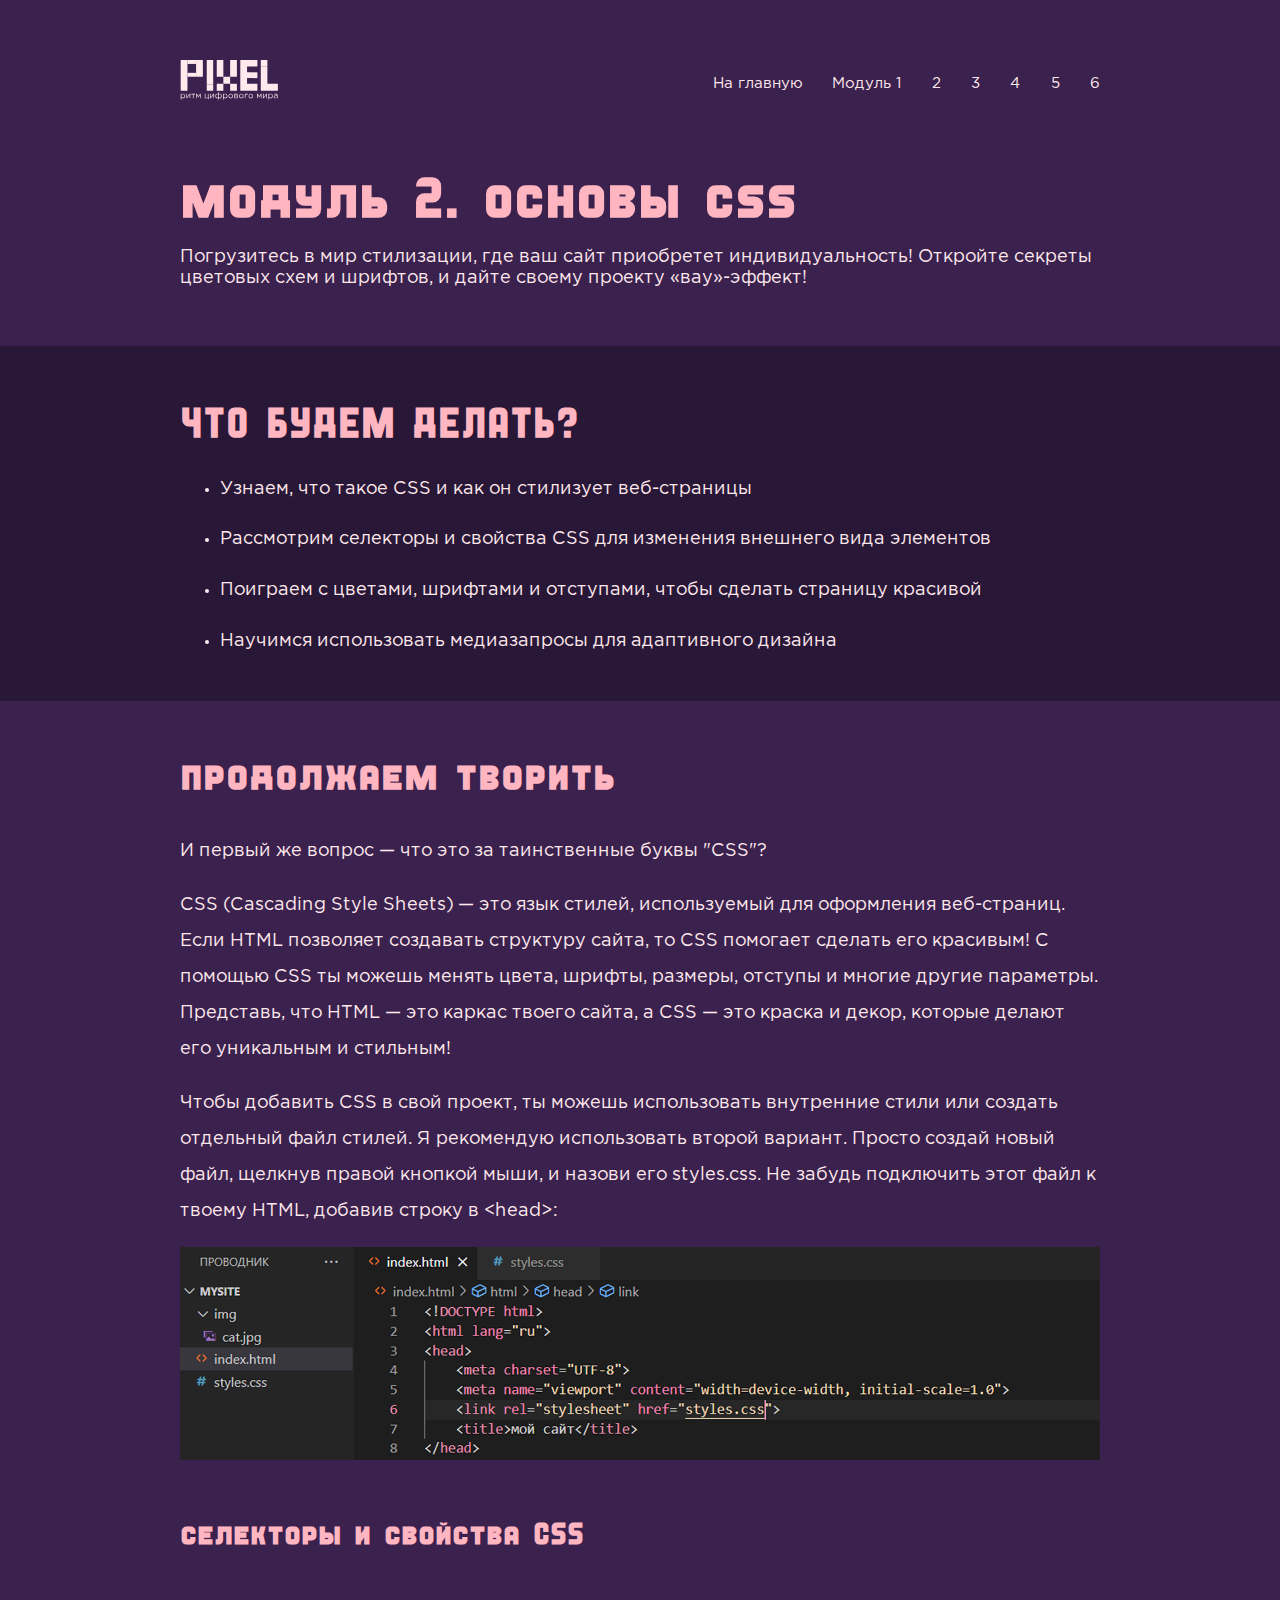
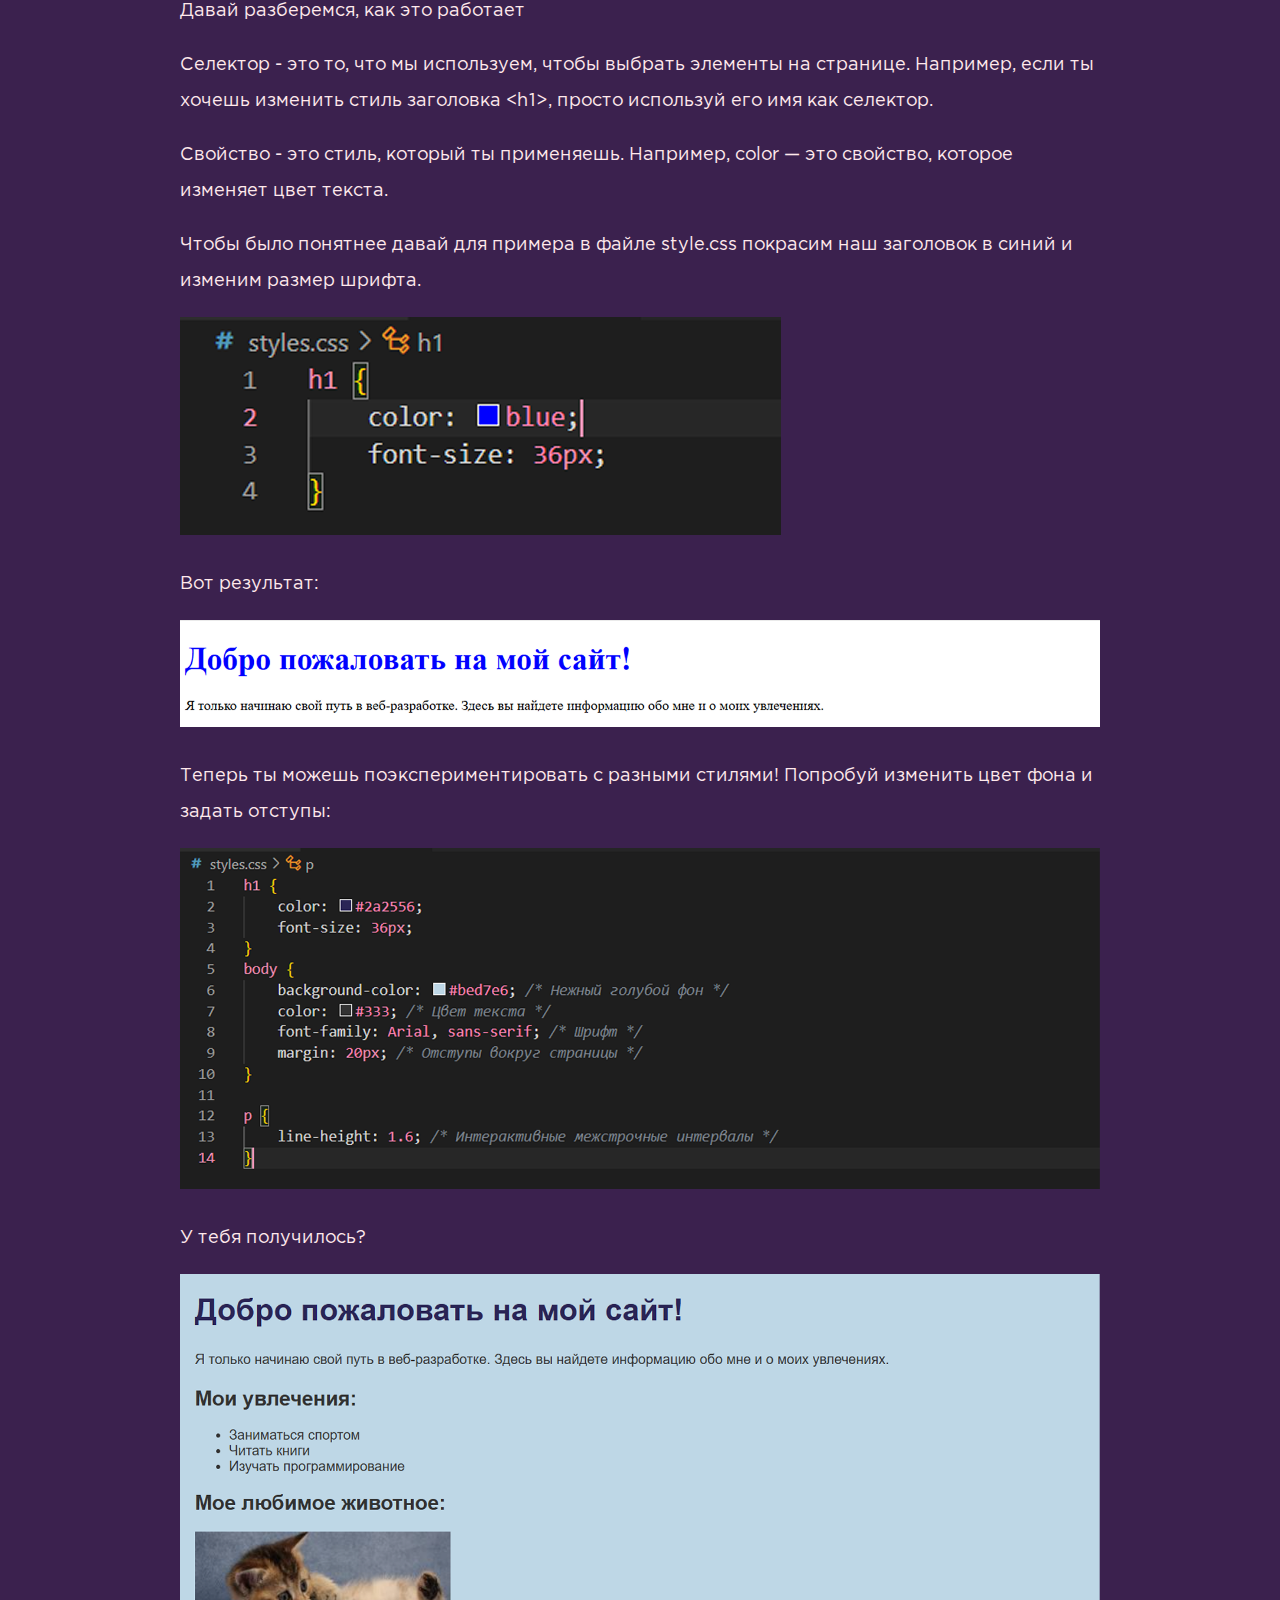
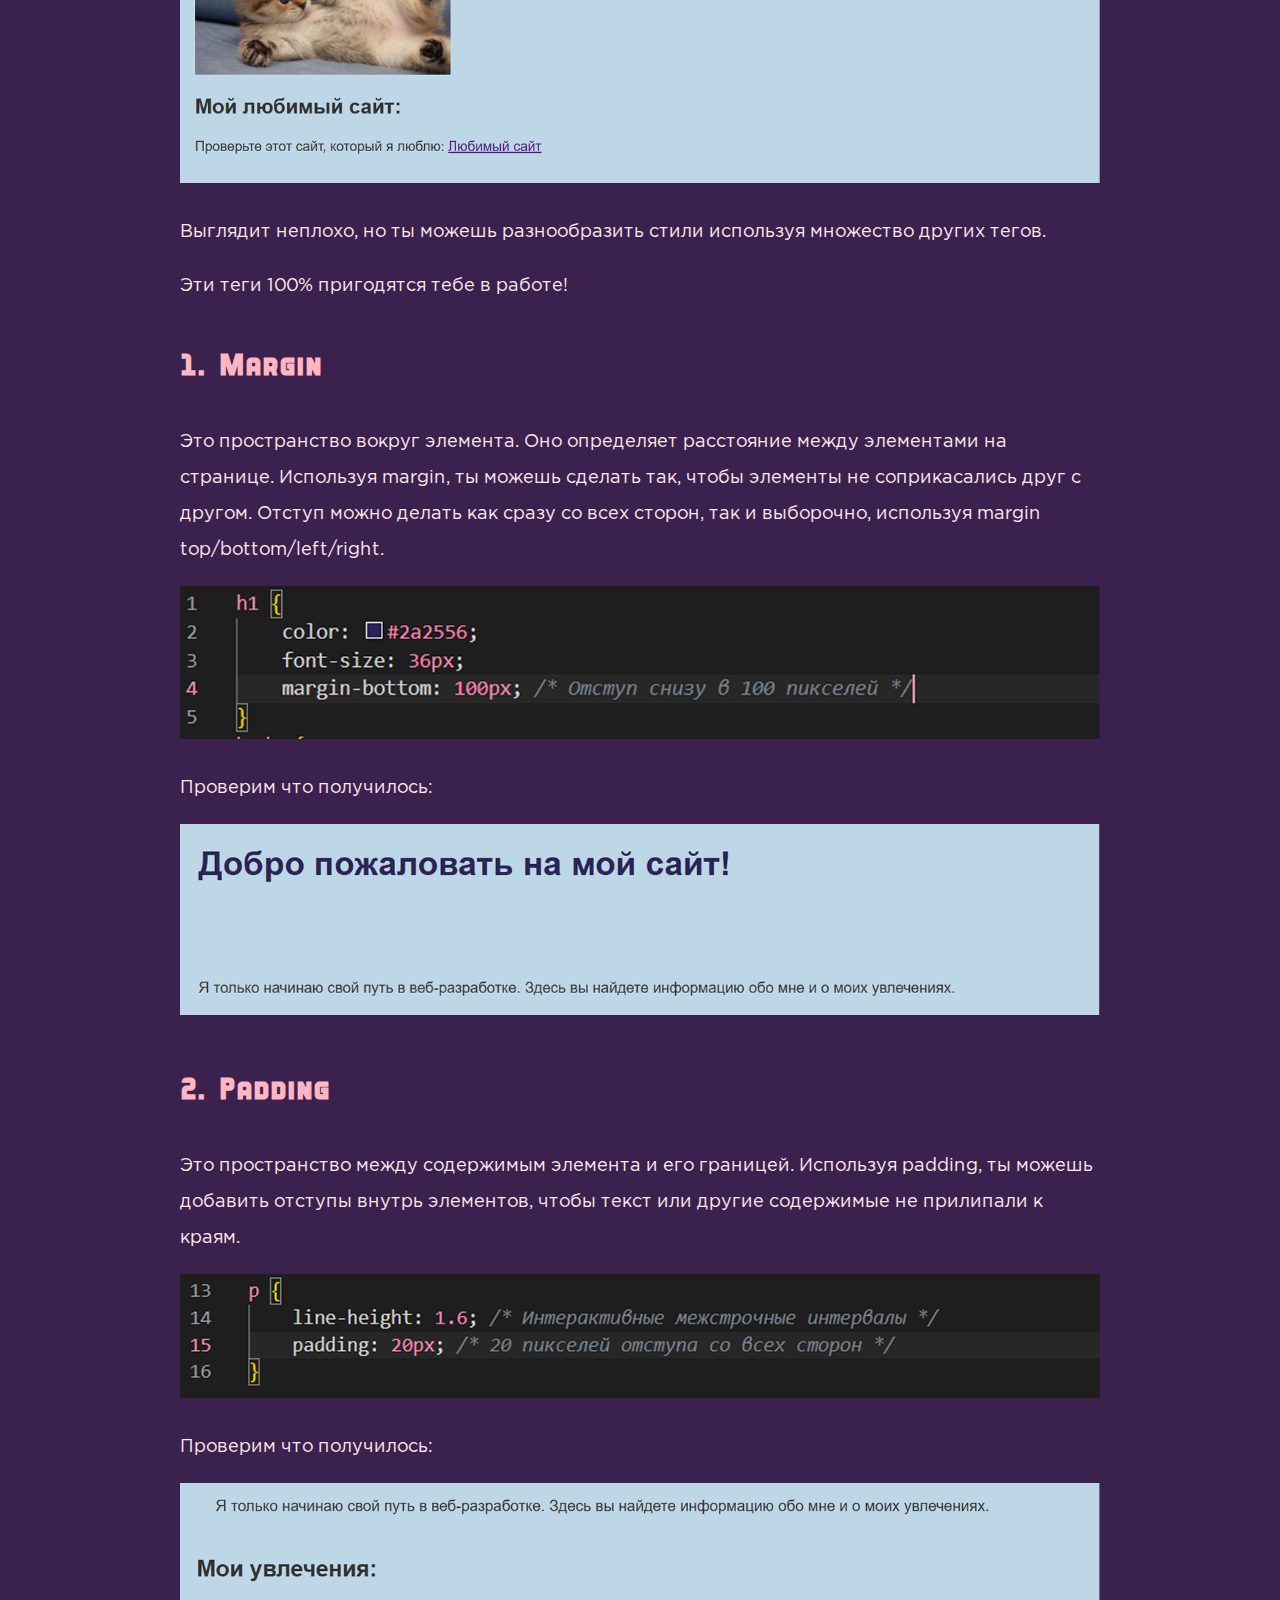
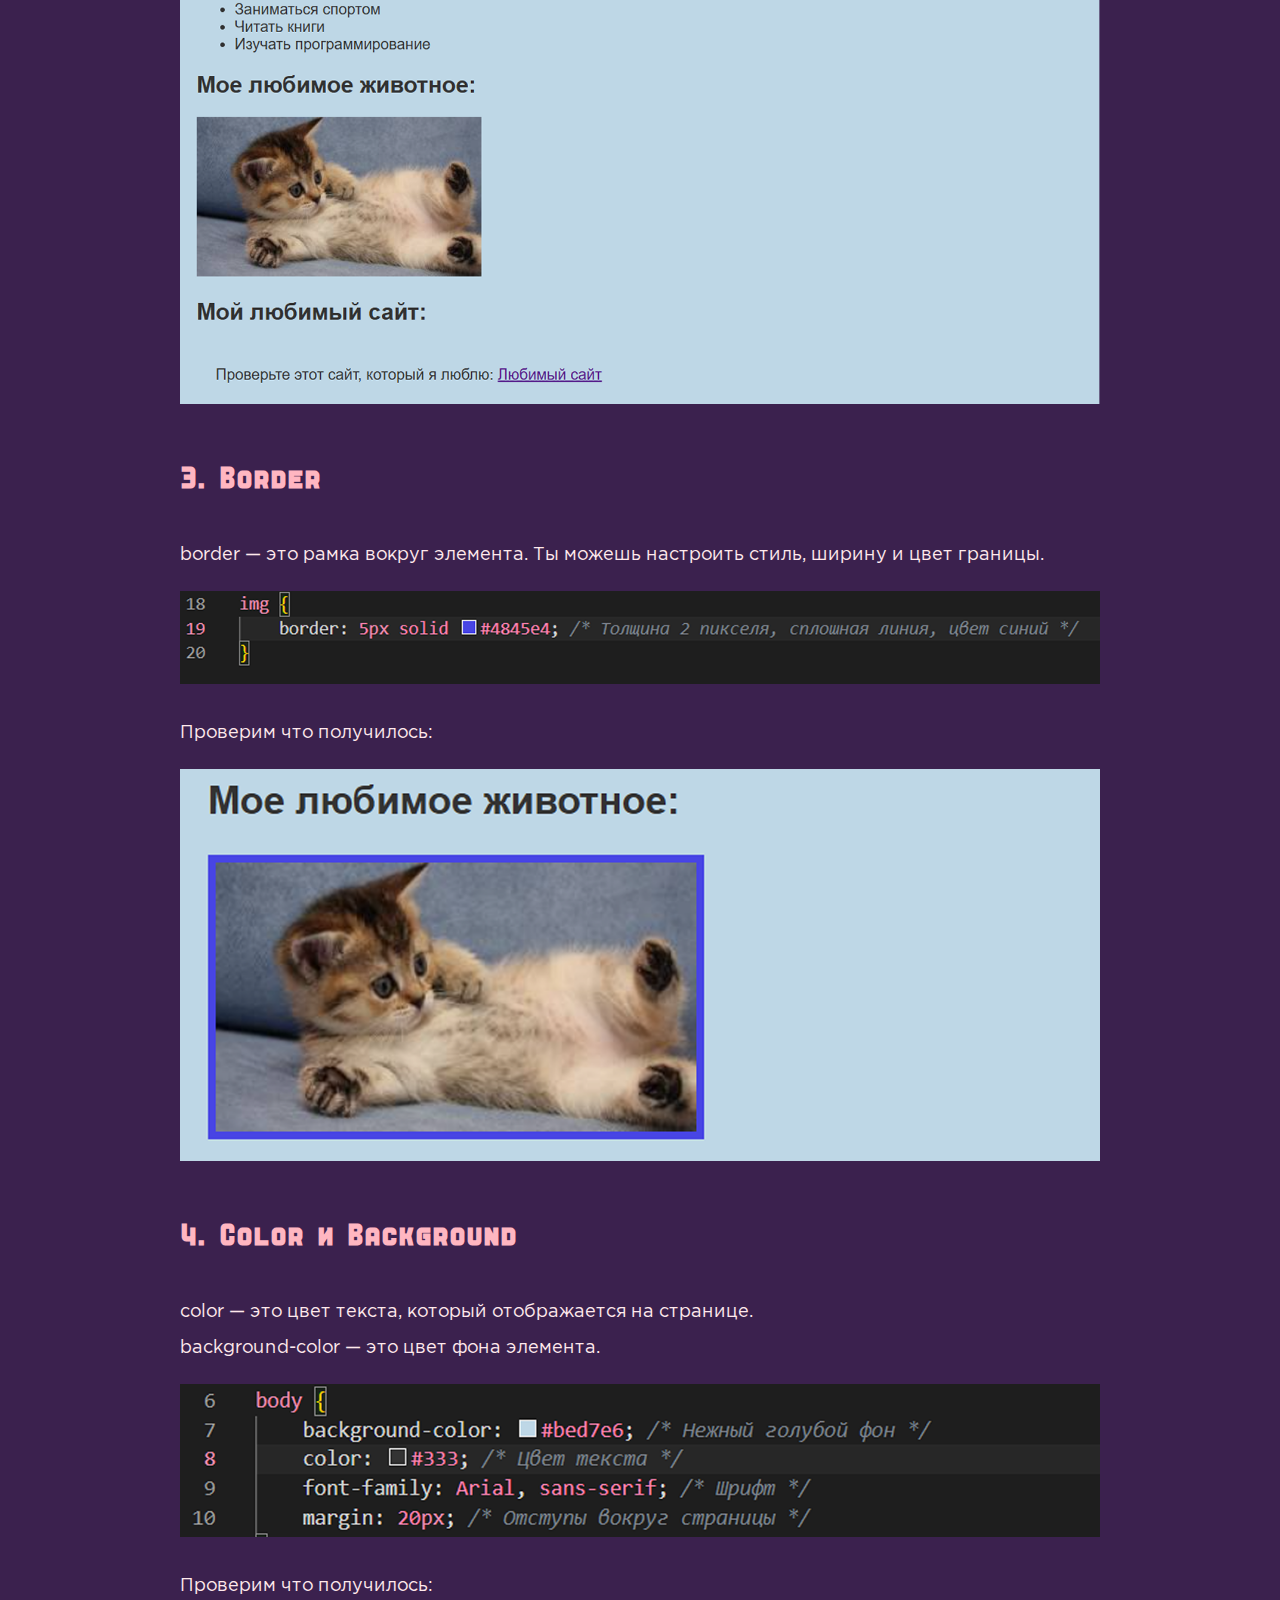
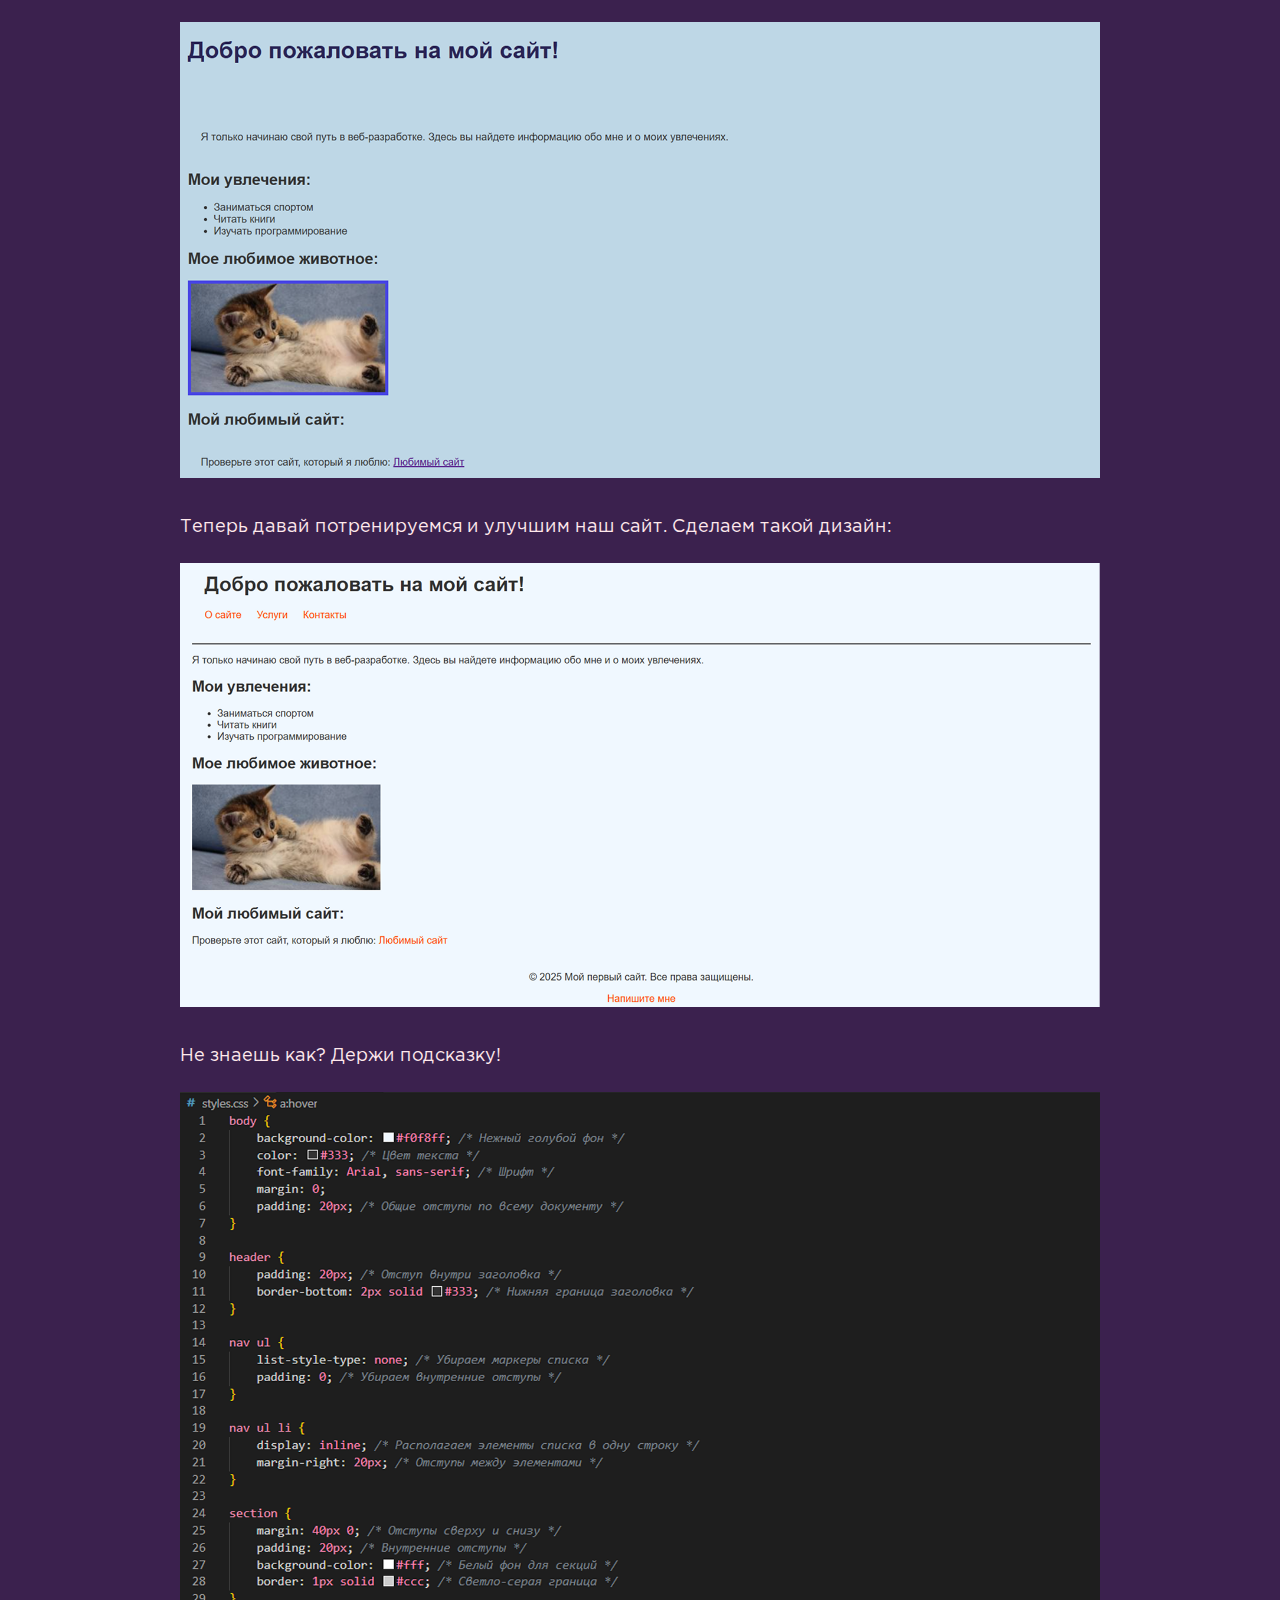
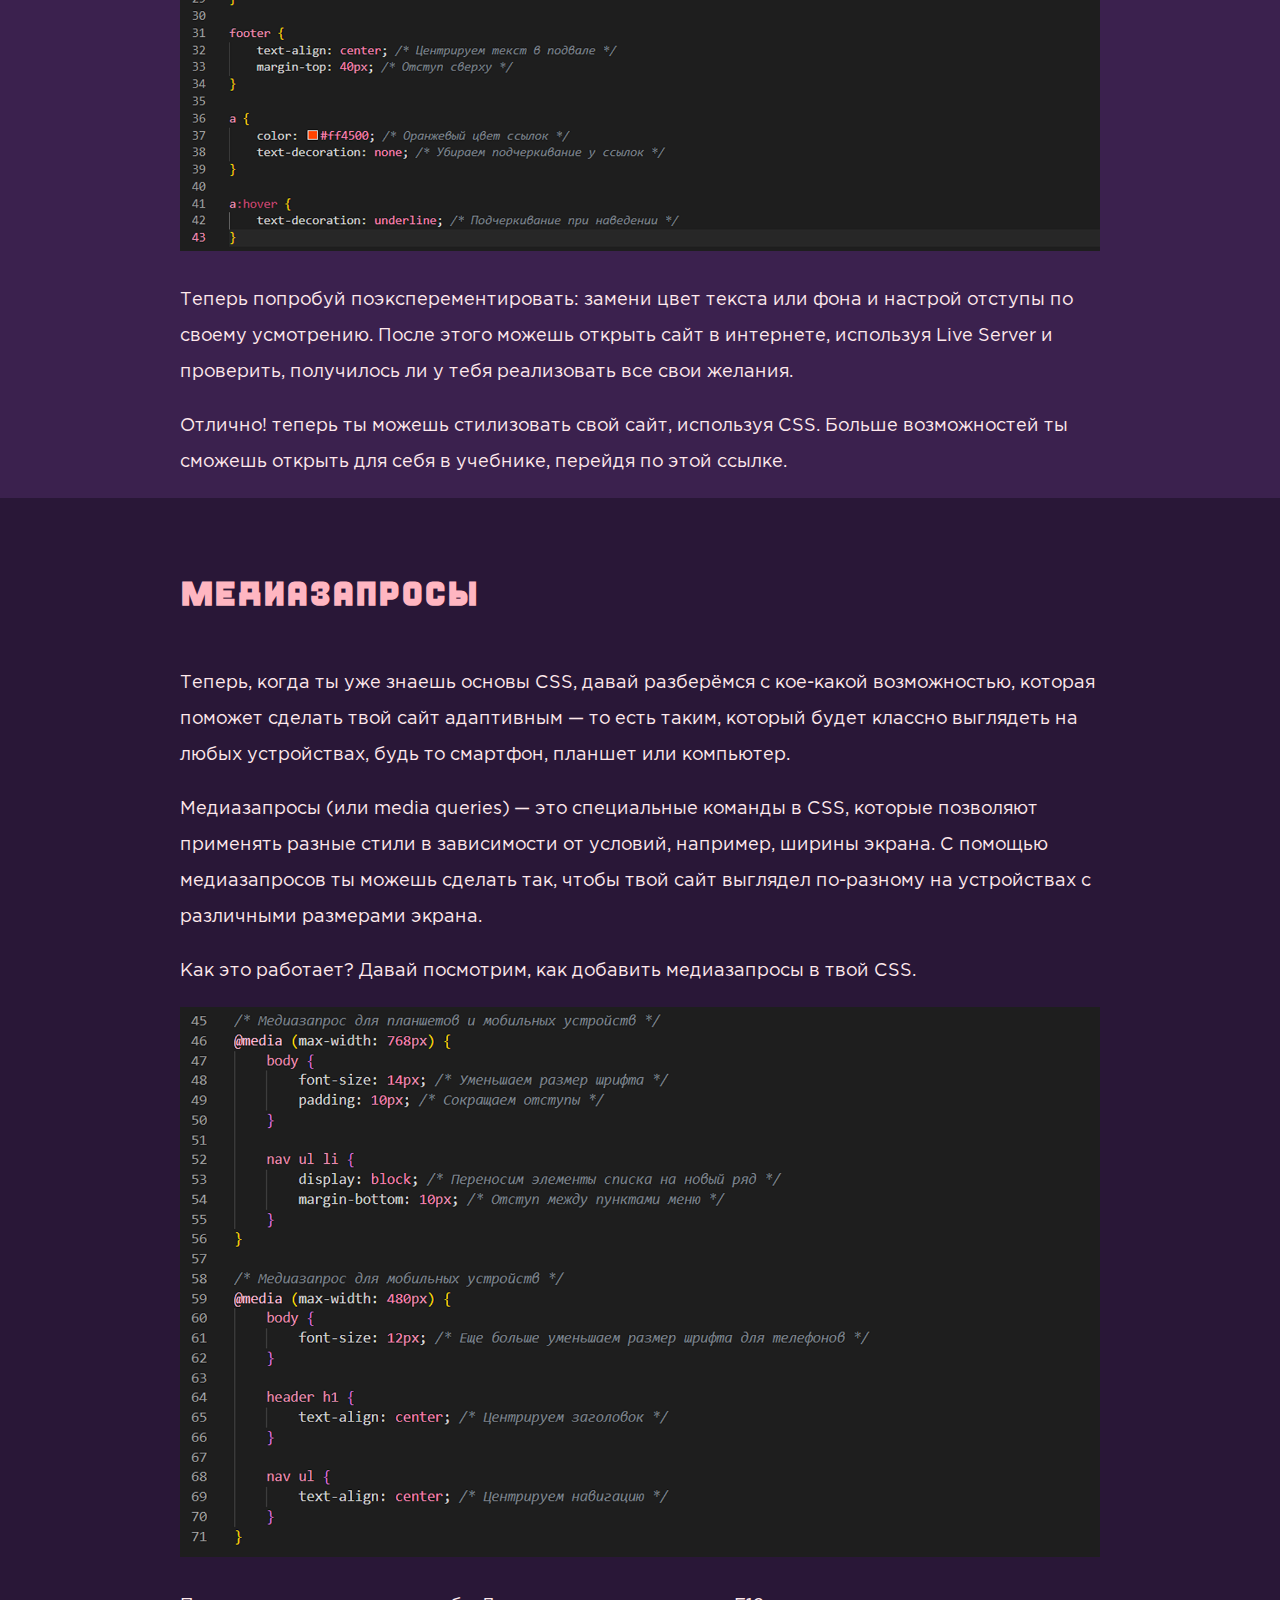
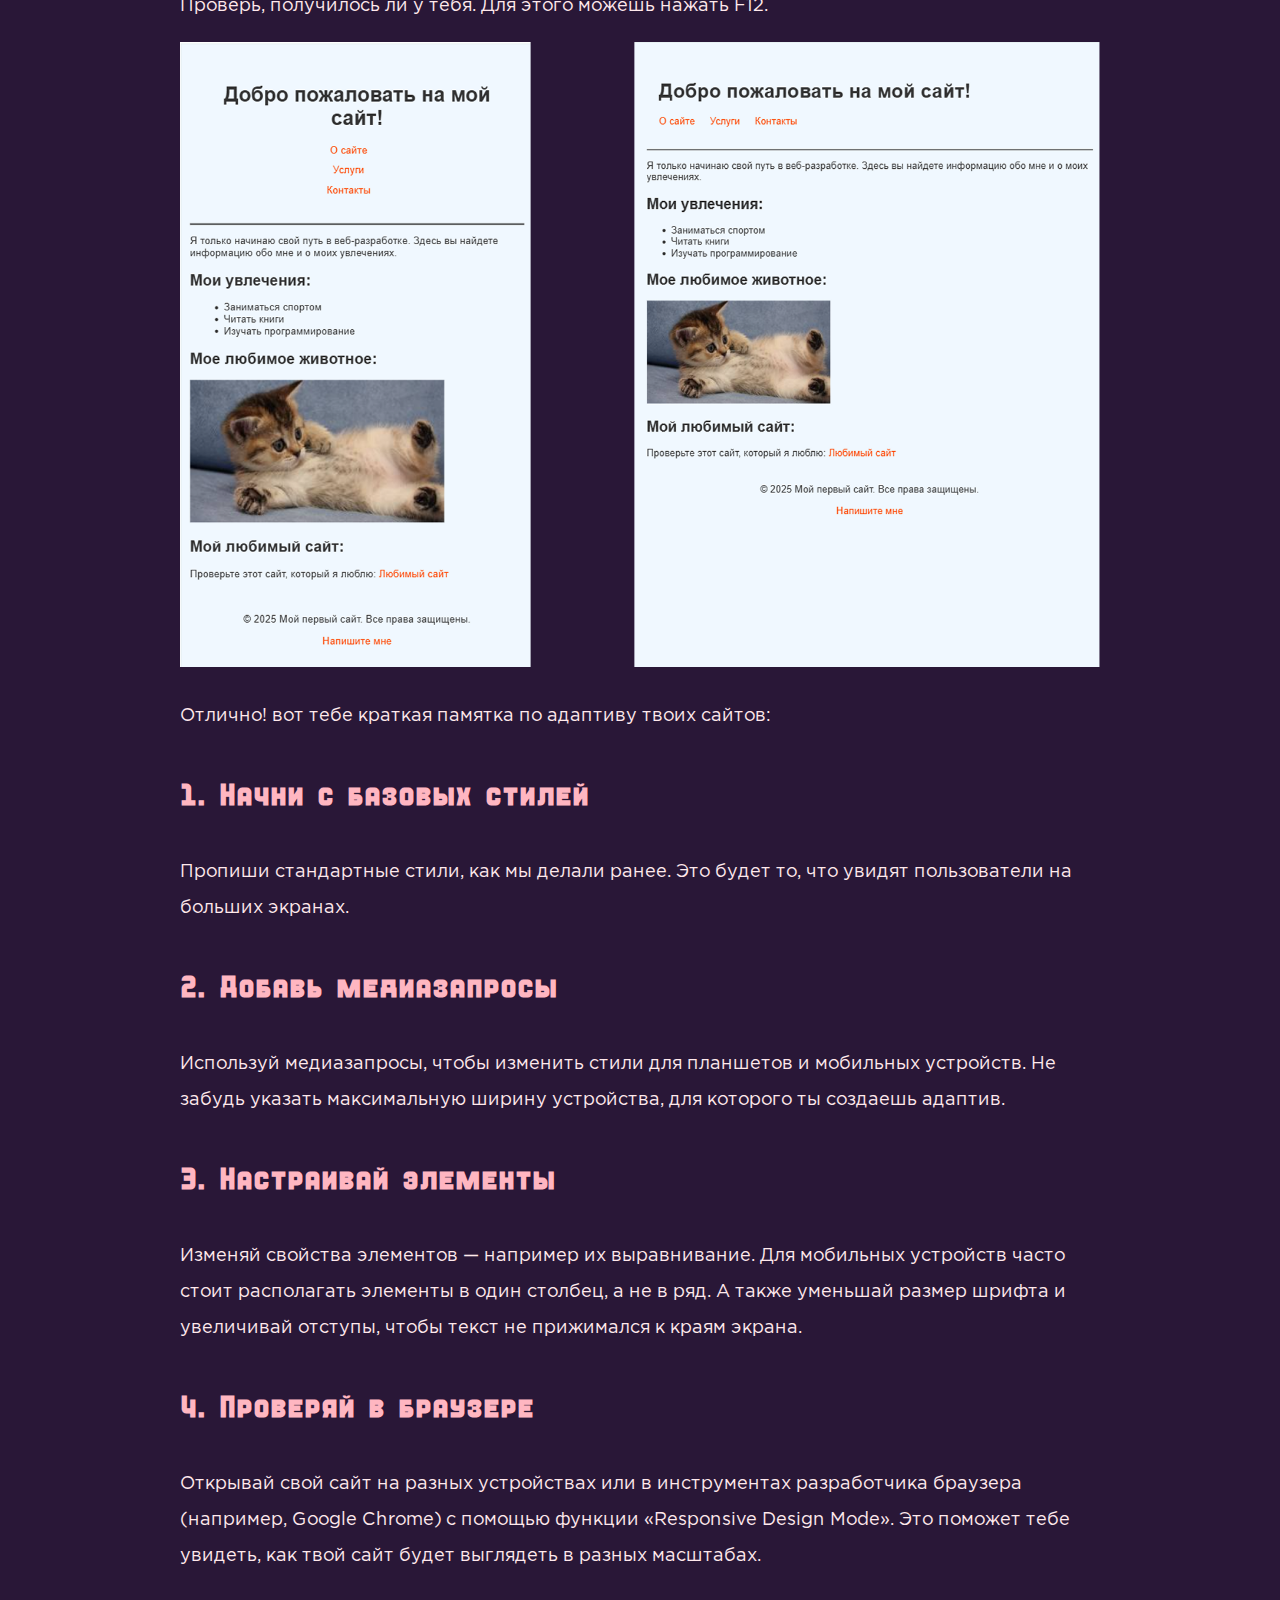
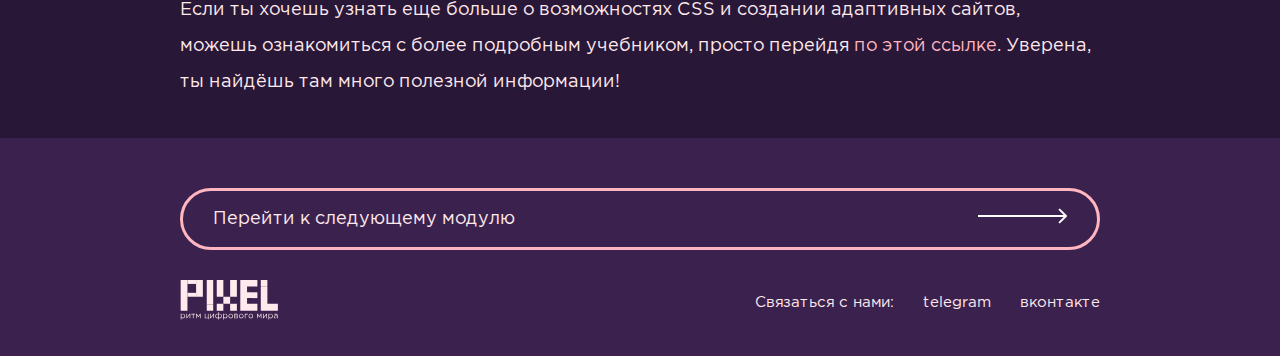
<file: module2.html>
<!DOCTYPE html>
<html lang="en">
<head>
    <meta charset="UTF-8">
    <meta name="viewport" content="width=device-width, initial-scale=1.0">
    <link rel="stylesheet" href="css/styles.css">
    <link rel="stylesheet" href="css/normalize.css">
    <link rel="icon" type="image/png" href="img/favicon.ico">
    <title>модуль 2. основы css</title>
</head>
<body>
    <header class="header">
        <div class="logo">
            <a href="#"><img src="img/pixel.svg" alt="Логотип" class="logo-image"></a>
        </div>
        <nav class="nav">
            <ul>
                <li><a href="index.html">На главную</a></li>
                <li><a href="module1.html">Модуль 1</a></li>
                <li><a href="module2.html">2</a></li>
                <li><a href="module3.html">3</a></li>
                <li><a href="module4.html">4</a></li>
                <li><a href="module5.html">5</a></li>
                <li><a href="module6.html">6</a></li>
            </ul>
        </nav>
    </header>
    <main>
            <div class="osnova">
                <div class="text">
                    <h1>модуль 2. основы css</h1>
                <p>Погрузитесь в мир стилизации, где ваш сайт приобретет индивидуальность! Откройте секреты цветовых схем и шрифтов, и дайте своему проекту «вау»-эффект!</p>
                </div>
            </div>
            <div class="know">
                <h2>ЧТО БУДЕМ ДЕЛАТЬ?</h2>
                <ul>
                    <li>Узнаем, что такое CSS и как он стилизует веб-страницы</li>
                    <li>Рассмотрим селекторы и свойства CSS для изменения внешнего вида элементов</li>
                    <li>Поиграем с цветами, шрифтами и отступами, чтобы сделать страницу красивой</li>
                    <li>Научимся использовать медиазапросы для адаптивного дизайна</li>
                </ul>
            </div>
            <div class="about1">
                <h2>продолжаем творить</h2>
                <p>И первый же вопрос — что это за таинственные буквы "CSS"?</p>
                <p>CSS (Cascading Style Sheets) — это язык стилей, используемый для оформления веб-страниц. Если HTML позволяет создавать структуру сайта, то CSS помогает сделать его красивым! С помощью CSS ты можешь менять цвета, шрифты, размеры, отступы и многие другие параметры. 
                <br>Представь, что HTML — это каркас твоего сайта, а CSS — это краска и декор, которые делают его уникальным и стильным!</p>
                <p>Чтобы добавить CSS в свой проект, ты можешь использовать внутренние стили или создать отдельный файл стилей. Я рекомендую использовать второй вариант. Просто создай новый файл, щелкнув правой кнопкой мыши, и назови его styles.css. Не забудь подключить этот файл к твоему HTML, добавив строку в &#60;head&#62;:</p>
                <img src="img/mod2/module2_1.png" alt="photo">
                <h3>селекторы и свойства CSS</h3>
                <p>Давай разберемся, как это работает</p>
                <p>Селектор - это то, что мы используем, чтобы выбрать элементы на странице. Например, если ты хочешь изменить стиль заголовка &#60;h1&#62;, просто используй его имя как селектор.</p>
                <p>Свойство - это стиль, который ты применяешь. Например, color — это свойство, которое изменяет цвет текста.</p>
                <p>Чтобы было понятнее давай для примера в файле style.css покрасим наш заголовок в синий и изменим размер шрифта.</p>
                <img src="img/mod2/module2_2.png" alt="photo">
                <p>Вот результат:</p>
                <img src="img/mod2/module2_3.png" alt="photo">
                <p>Теперь ты можешь поэкспериментировать с разными стилями! Попробуй изменить цвет фона и задать отступы:</p>
                <img src="img/mod2/module2_4.png" alt="photo">
                <p>У тебя получилось?</p>
                <img src="img/mod2/module2_5.png" alt="photo">
                <p>Выглядит неплохо, но ты можешь разнообразить стили используя множество других тегов.</p>
                <p>Эти теги 100% пригодятся тебе в работе!</p>
                <h3>1. Margin</h3>
                <p>Это пространство вокруг элемента. Оно определяет расстояние между элементами на странице. Используя margin, ты можешь сделать так, чтобы элементы не соприкасались друг с другом. Отступ можно делать как сразу со всех сторон, так и выборочно, используя margin top/bottom/left/right.</p>
                <img src="img/mod2/module2_6.png" alt="photo">
                <p>Проверим что получилось:</p>
                <img src="img/mod2/module2_7.png" alt="photo">
                <h3>2. Padding</h3>
                <p>Это пространство между содержимым элемента и его границей. Используя padding, ты можешь добавить отступы внутрь элементов, чтобы текст или другие содержимые не прилипали к краям.</p>
                <img src="img/mod2/module2_8.png" alt="photo">
                <p>Проверим что получилось:</p>
                <img src="img/mod2/module2_9.png" alt="photo">
                <h3>3. Border</h3>
                <p>border — это рамка вокруг элемента. Ты можешь настроить стиль, ширину и цвет границы.</p>
                <img src="img/mod2/module2_10.png" alt="photo">
                <p>Проверим что получилось:</p>
                <img src="img/mod2/module2_11.png" alt="photo">
                <h3>4. Color и Background</h3>
                <p>color — это цвет текста, который отображается на странице.
                   <br> background-color — это цвет фона элемента.</p>
                <img src="img/mod2/module2_12.png" alt="photo">
                <p>Проверим что получилось:</p>
                <img src="img/mod2/module2_13.png" alt="photo">
                <p>Теперь давай потренируемся и улучшим наш сайт. Сделаем такой дизайн:</p>
                <img src="img/mod2/module2_14.png" alt="photo">
                <p>Не знаешь как? Держи подсказку!</p>
                <img src="img/mod2/module2_15.png" alt="photo">
                <p>Теперь попробуй поэксперементировать: замени цвет текста или фона и настрой отступы по своему усмотрению. После этого можешь открыть сайт в интернете, используя Live Server и проверить, получилось ли у тебя реализовать все свои желания.</p>
                <p>Отлично! теперь ты можешь стилизовать свой сайт, используя CSS. Больше возможностей ты сможешь открыть для себя в учебнике, перейдя по этой ссылке.</p>
            </div>
            <div class="know1">
                <h2>медиазапросы</h2>
                <p>Теперь, когда ты уже знаешь основы CSS, давай разберёмся с кое-какой возможностью, которая поможет сделать твой сайт адаптивным — то есть таким, который будет классно выглядеть на любых устройствах, будь то смартфон, планшет или компьютер.</p>
                <p>Медиазапросы (или media queries) — это специальные команды в CSS, которые позволяют применять разные стили в зависимости от условий, например, ширины экрана. С помощью медиазапросов ты можешь сделать так, чтобы твой сайт выглядел по-разному на устройствах с различными размерами экрана.</p>
                <p>Как это работает? Давай посмотрим, как добавить медиазапросы в твой CSS.</p>
                <img src="img/mod2/module2_16.png" alt="photo">
                <p>Проверь, получилось ли у тебя. Для этого можешь нажать F12.</p>
                <img src="img/mod2/module2_17.png" alt="photo">
                <p>Отлично! вот тебе краткая памятка по адаптиву твоих сайтов:</p>
                <h3>1. Начни с базовых стилей</h3>
                <p>Пропиши стандартные стили, как мы делали ранее. Это будет то, что увидят пользователи на больших экранах.</p>

                <h3>2. Добавь медиазапросы</h3>
                <p>Используй медиазапросы, чтобы изменить стили для планшетов и мобильных устройств. Не забудь указать максимальную ширину устройства, для которого ты создаешь адаптив.</p>

                <h3>3. Настраивай элементы</h3>
                <p>Изменяй свойства элементов — например их выравнивание. Для мобильных устройств часто стоит располагать элементы в один столбец, а не в ряд. А также уменьшай размер шрифта и увеличивай отступы, чтобы текст не прижимался к краям экрана.</p>

                <h3>4. Проверяй в браузере</h3>
                <p>Открывай свой сайт на разных устройствах или в инструментах разработчика браузера (например, Google Chrome) с помощью функции «Responsive Design Mode». Это поможет тебе увидеть, как твой сайт будет выглядеть в разных масштабах.</p>

                <p>Если ты хочешь узнать еще больше о возможностях CSS и создании адаптивных сайтов, можешь ознакомиться с более подробным учебником, просто перейдя<a href="https://www.w3schools.com/css/default.asp"> по этой ссылке</a>. Уверена, ты найдёшь там много полезной информации!</p>
            </div>
            <div class="btngo">
                <a href="module3.html"><p>Перейти к следующему модулю</p></a>
                <a href="module3.html"><img src="img/go.svg" alt="go"></a>
            </div>
    </main>
    <footer class="footer">
        <div class="logo">
            <a href="#"><img src="img/pixel.svg" alt="Логотип" class="logo-image"></a>
        </div>
        <nav class="nav">
            <ul>
                <li>Связаться с нами:</li>
                <li><a href="https://t.me/tinesmuf">telegram</a></li>
                <li><a href="https://vk.com/tinexie">вконтакте</a></li>
            </ul>
        </nav>
    </footer>
</body>
</html>
</file>
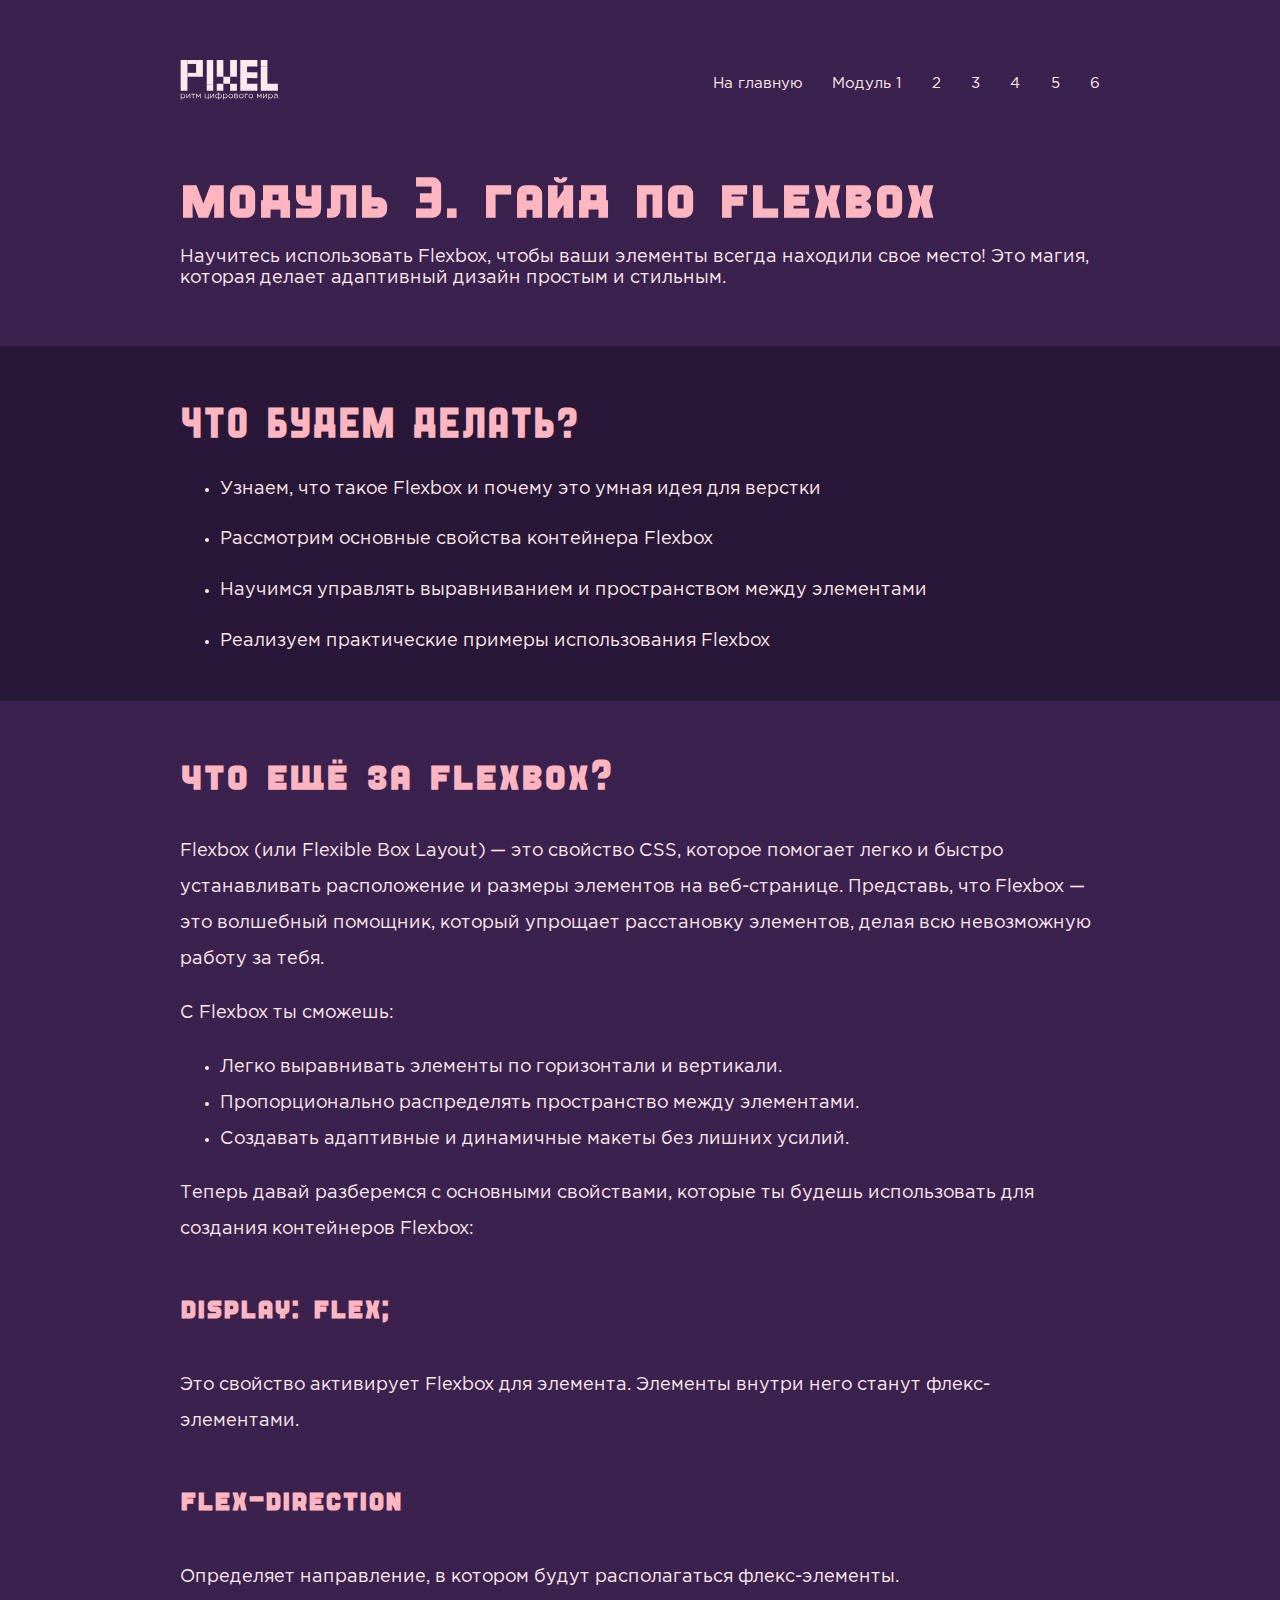
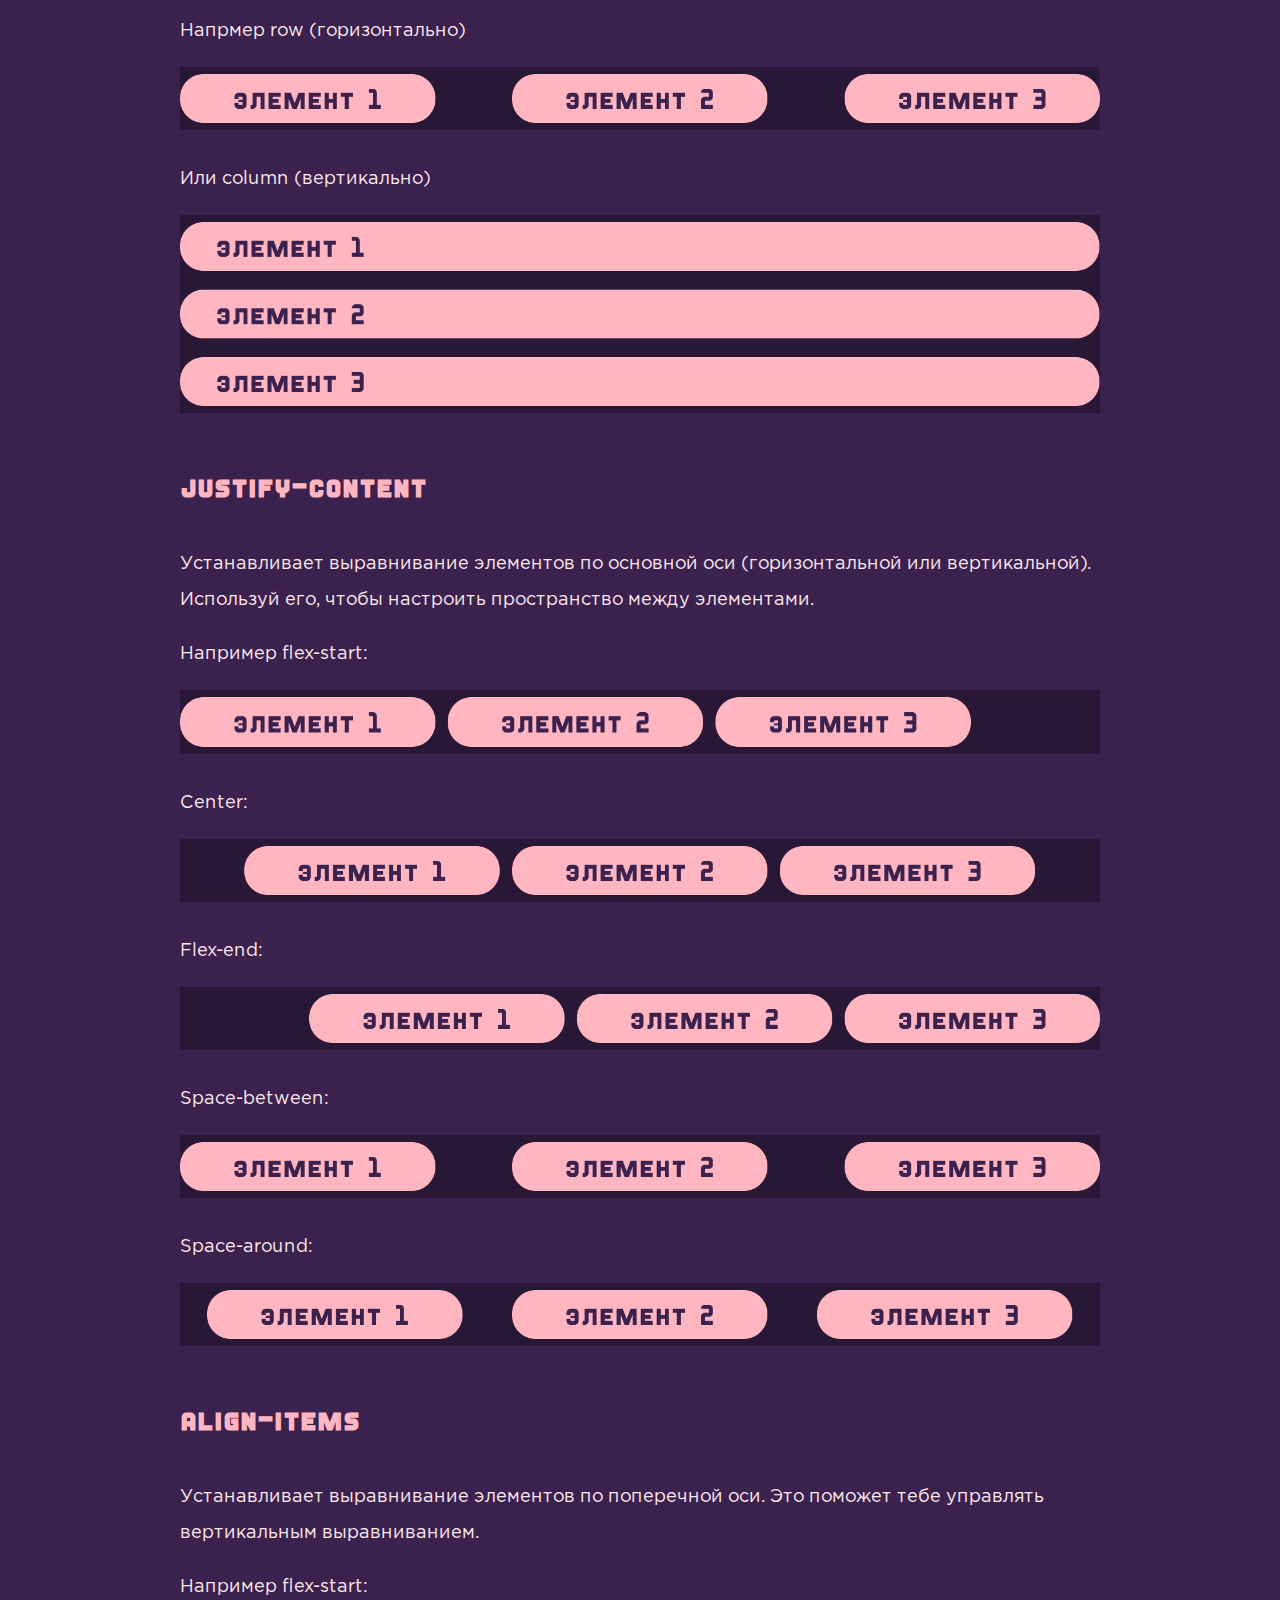
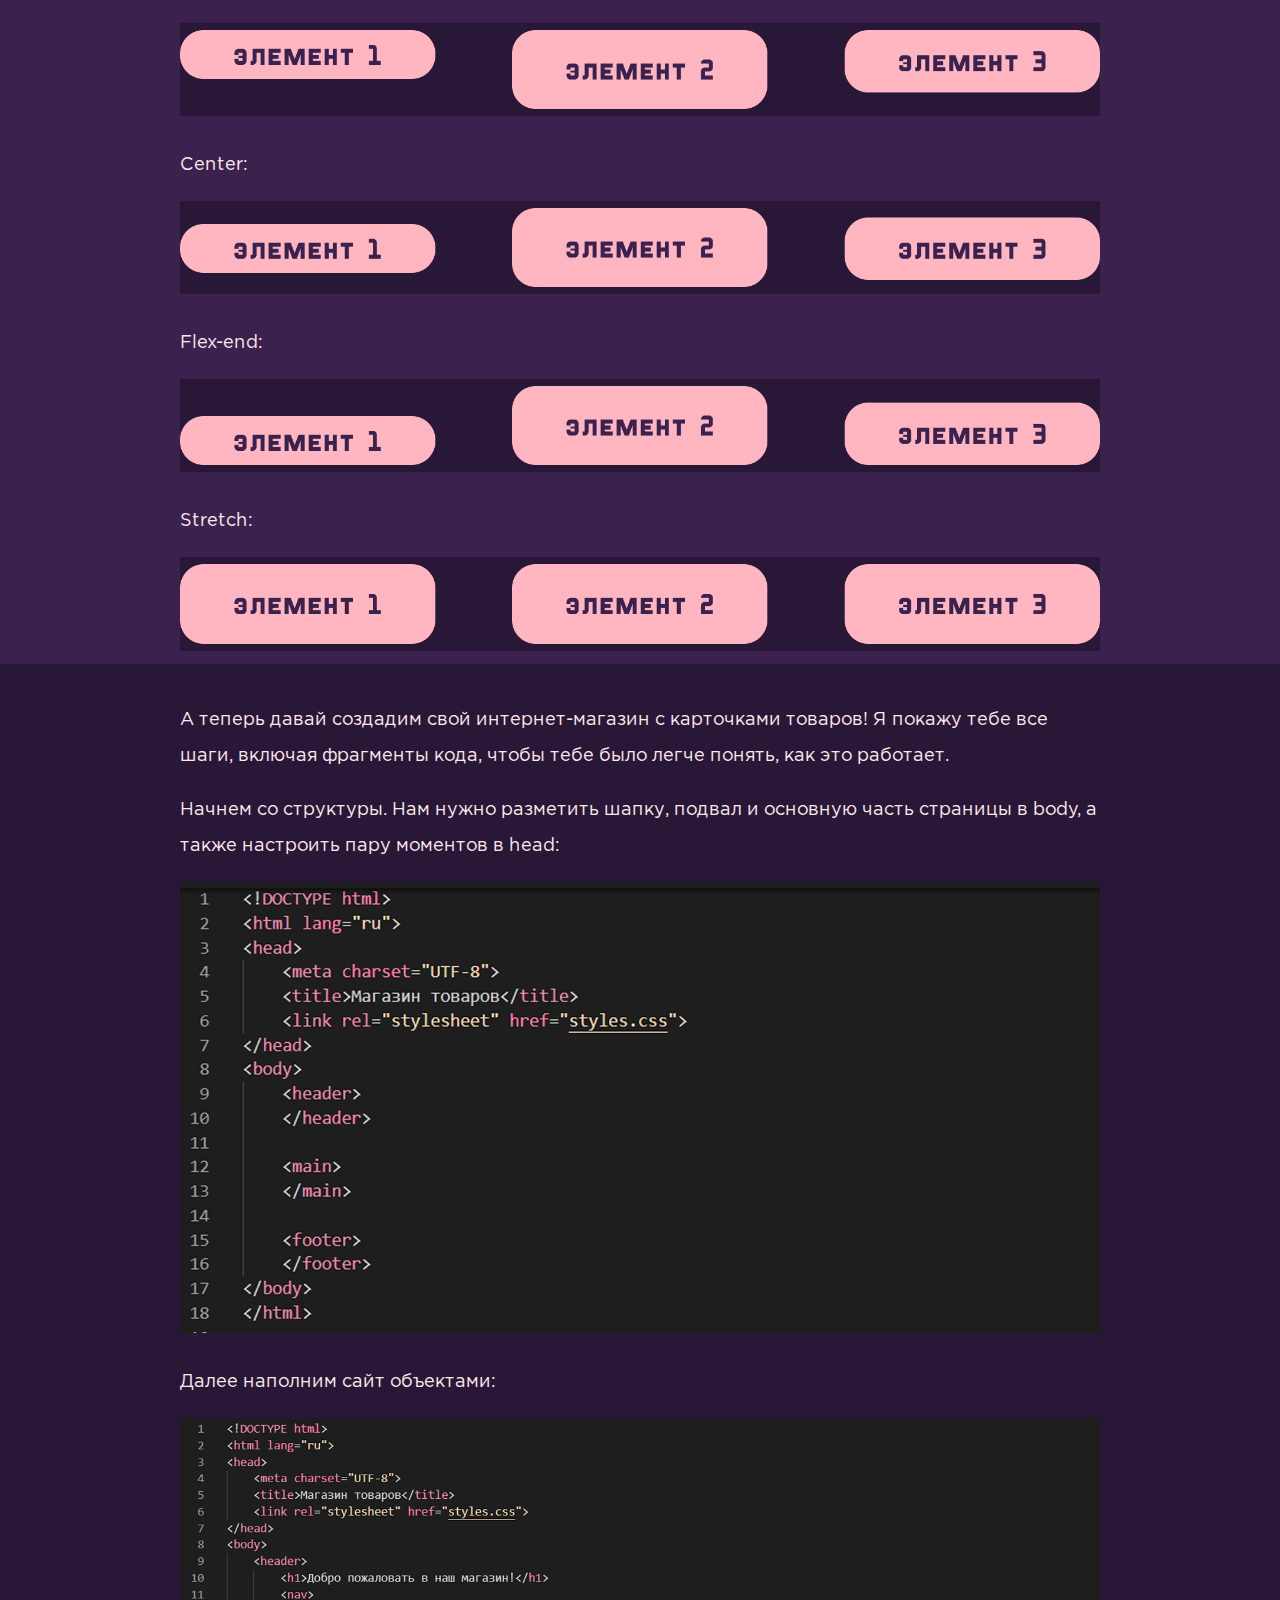
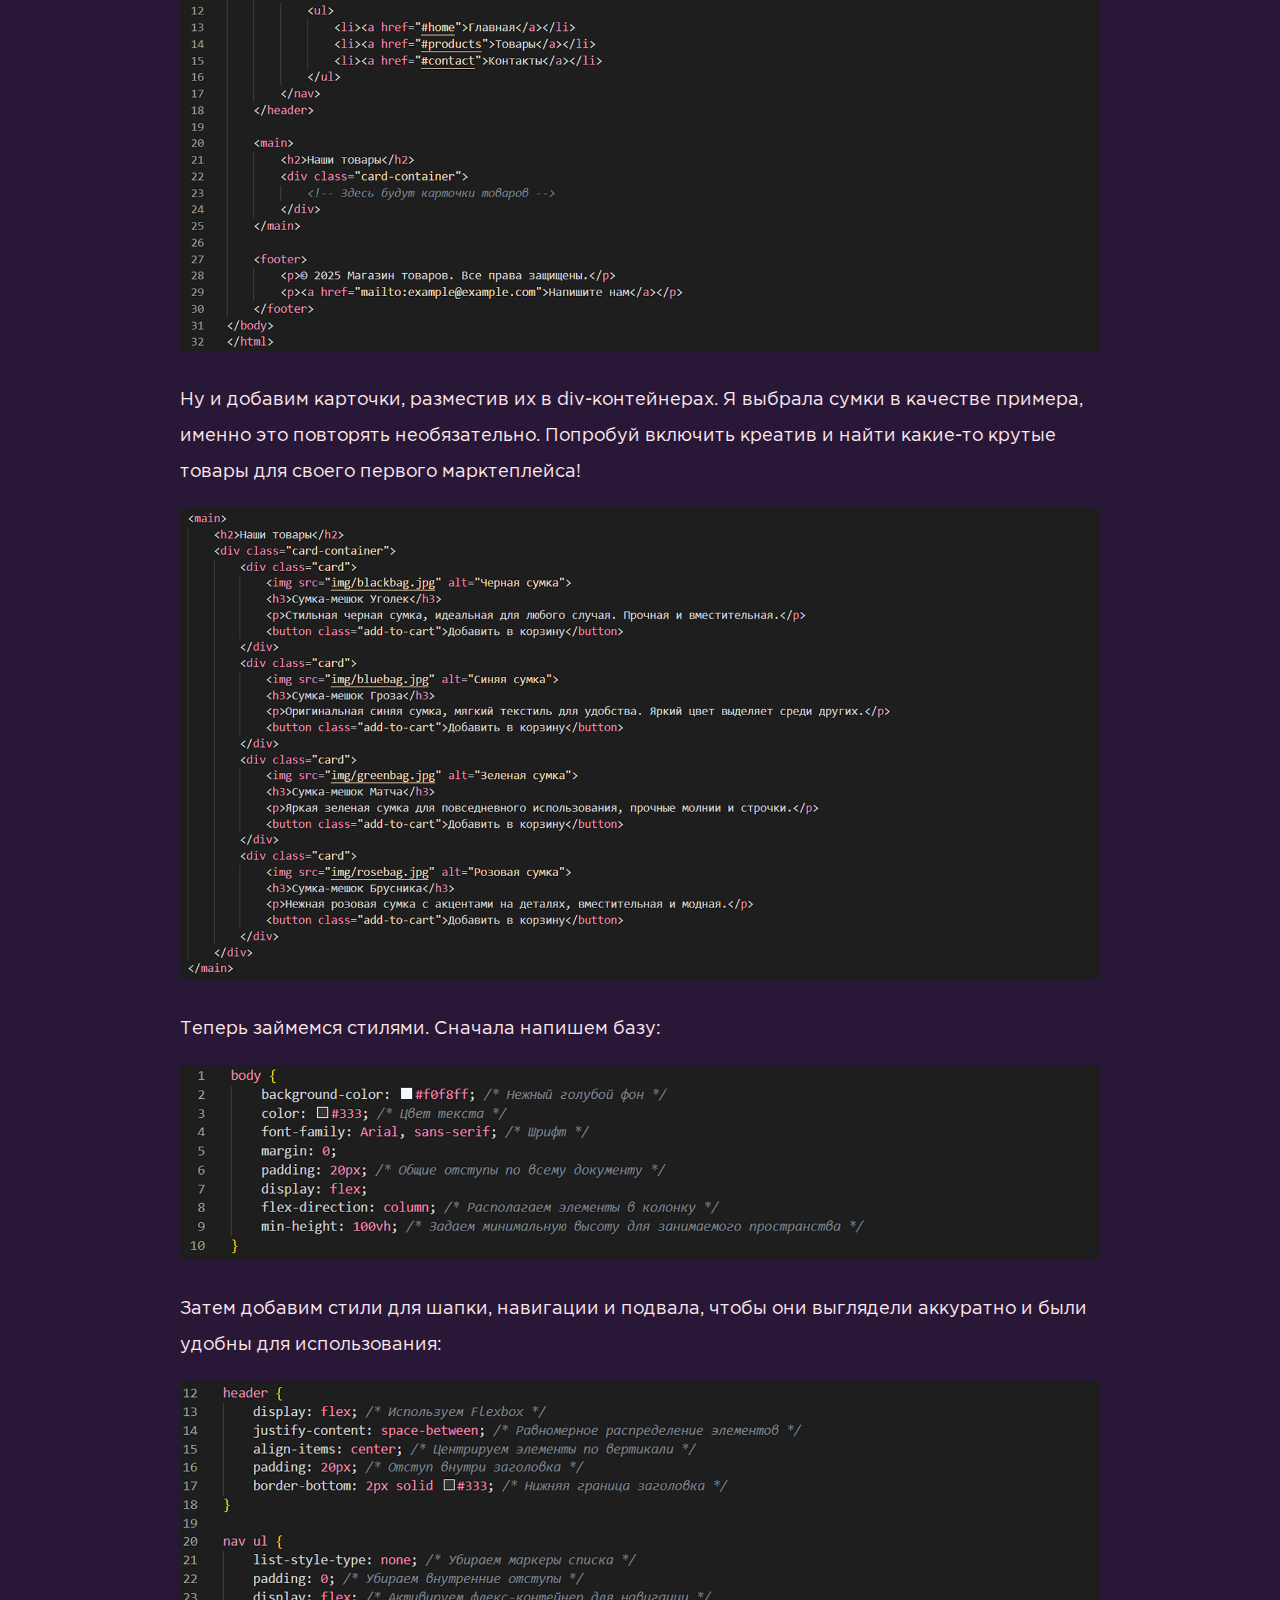
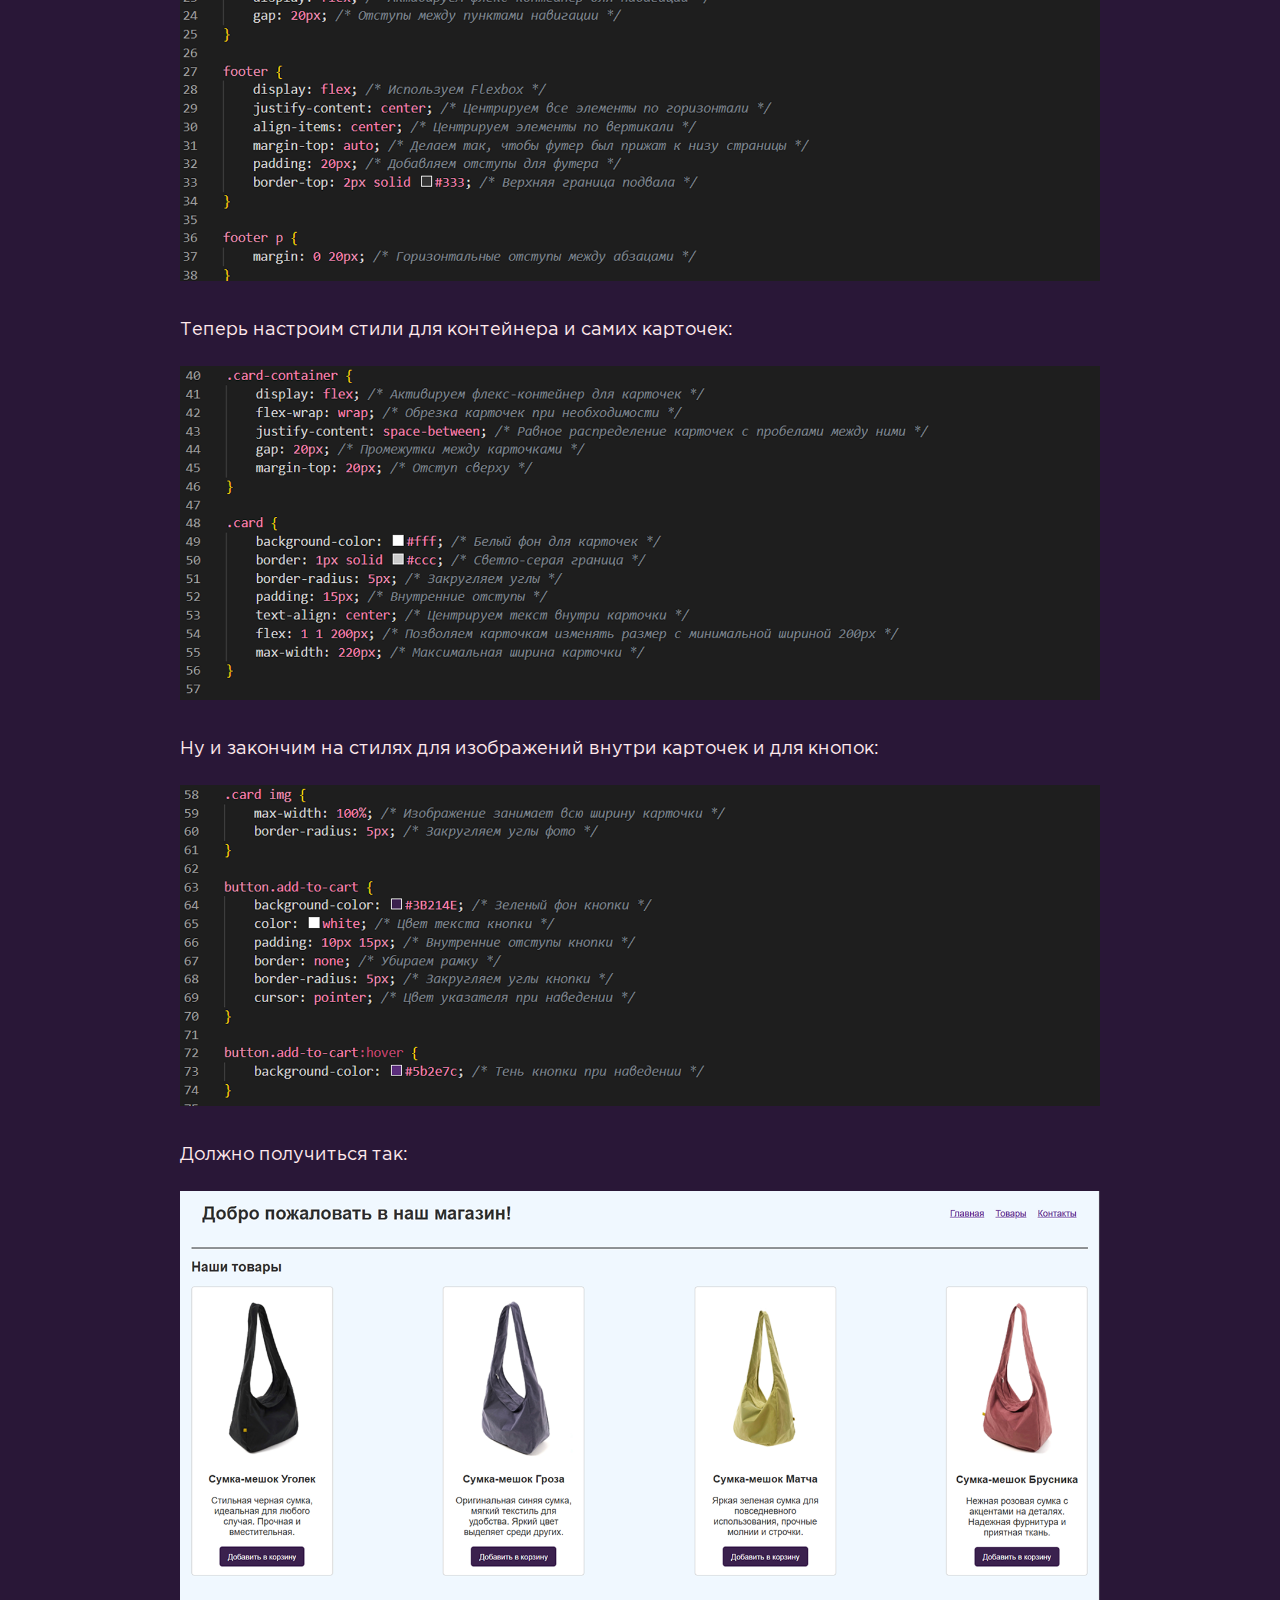
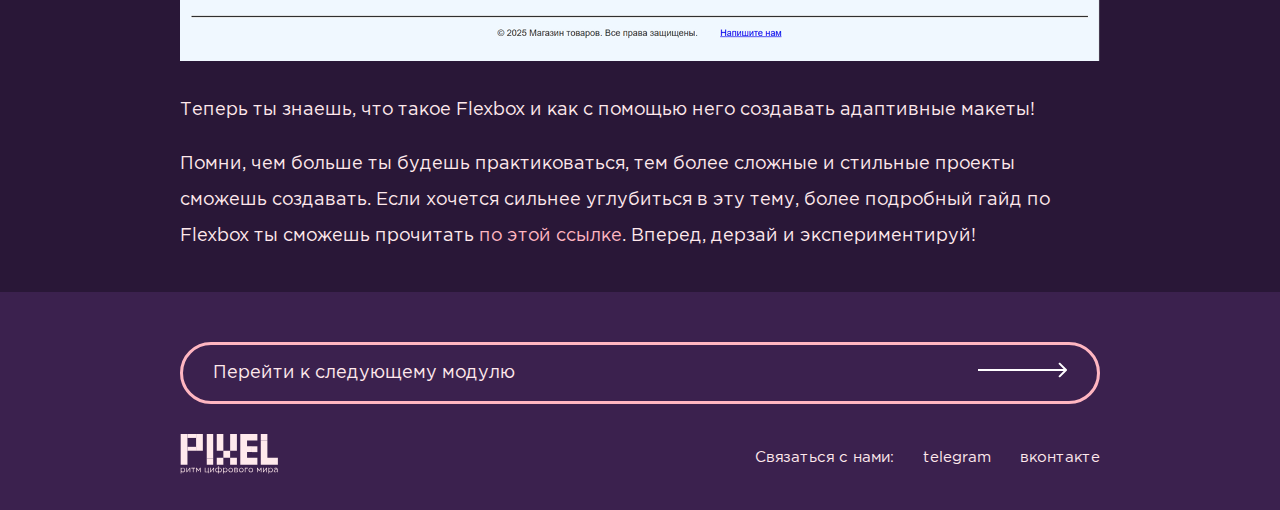
<file: module3.html>
<!DOCTYPE html>
<html lang="en">
<head>
    <meta charset="UTF-8">
    <meta name="viewport" content="width=device-width, initial-scale=1.0">
    <link rel="stylesheet" href="css/styles.css">
    <link rel="stylesheet" href="css/normalize.css">
    <link rel="icon" type="image/png" href="img/favicon.ico">
    <title>модуль 3. гайд по flexbox</title>
</head>
<body>
    <header class="header">
        <div class="logo">
            <a href="#"><img src="img/pixel.svg" alt="Логотип" class="logo-image"></a>
        </div>
        <nav class="nav">
            <ul>
                <li><a href="index.html">На главную</a></li>
                <li><a href="module1.html">Модуль 1</a></li>
                <li><a href="module2.html">2</a></li>
                <li><a href="module3.html">3</a></li>
                <li><a href="module4.html">4</a></li>
                <li><a href="module5.html">5</a></li>
                <li><a href="module6.html">6</a></li>
            </ul>
        </nav>
    </header>
    <main>
            <div class="osnova">
                <div class="text">
                    <h1>модуль 3. гайд по flexbox</h1>
                <p>Научитесь использовать Flexbox, чтобы ваши элементы всегда находили свое место! Это магия, которая делает адаптивный дизайн простым и стильным.</p>
                </div>
            </div>
            <div class="know">
                <h2>ЧТО БУДЕМ ДЕЛАТЬ?</h2>
                <ul>
                    <li>Узнаем, что такое Flexbox и почему это умная идея для верстки</li>
                    <li>Рассмотрим основные свойства контейнера Flexbox</li>
                    <li>Научимся управлять выравниванием и пространством между элементами</li>
                    <li>Реализуем практические примеры использования Flexbox</li>
                </ul>
            </div>
            <div class="about1">
                <h2>что ещё за flexbox?</h2>
                <p>Flexbox (или Flexible Box Layout) — это свойство CSS, которое помогает легко и быстро устанавливать расположение и размеры элементов на веб-странице. Представь, что Flexbox — это волшебный помощник, который упрощает расстановку элементов, делая всю невозможную работу за тебя.</p>
                <p>С Flexbox ты сможешь: <br>
                    <ul>
                        <li>Легко выравнивать элементы по горизонтали и вертикали.</li>
                        <li>Пропорционально распределять пространство между элементами.</li>
                        <li>Создавать адаптивные и динамичные макеты без лишних усилий.</li>
                    </ul>
                </p>
                <p>Теперь давай разберемся с основными свойствами, которые ты будешь использовать для создания контейнеров Flexbox:</p>
                <h3>display: flex;</h3>
                <p>Это свойство активирует Flexbox для элемента. Элементы внутри него станут флекс-элементами.</p>

                <h3>flex-direction</h3>
                <p>Определяет направление, в котором будут располагаться флекс-элементы.</p>
                <p>Напрмер row (горизонтально)</p>
                <img src="img/mod3/module3_1.png" alt="photo">
                <p> Или column (вертикально)</p>
                <img src="img/mod3/module3_2.png" alt="photo">

                <h3>justify-content</h3>
                <p>Устанавливает выравнивание элементов по основной оси (горизонтальной или вертикальной). Используй его, чтобы настроить пространство между элементами.</p>
                <p>Например flex-start:</p>
                <img src="img/mod3/module3_3.png" alt="photo">
                <p>Center:</p>
                <img src="img/mod3/module3_4.png" alt="photo">
                <p>Flex-end:</p>
                <img src="img/mod3/module3_5.png" alt="photo">
                <p>Space-between:</p>
                <img src="img/mod3/module3_6.png" alt="photo">
                <p>Space-around:</p>
                <img src="img/mod3/module3_7.png" alt="photo">

                <h3>align-items</h3>
                <p>Устанавливает выравнивание элементов по поперечной оси. Это поможет тебе управлять вертикальным выравниванием.</p>
                <p>Например flex-start:</p>
                <img src="img/mod3/module3_8.png" alt="photo">
                <p>Center:</p>
                <img src="img/mod3/module3_9.png" alt="photo">
                <p>Flex-end:</p>
                <img src="img/mod3/module3_10.png" alt="photo">
                <p>Stretch:</p>
                <img src="img/mod3/module3_11.png" alt="photo">
            </div>
            <div class="know1">
                <p>А теперь давай создадим свой интернет-магазин с карточками товаров! Я покажу тебе все шаги, включая фрагменты кода, чтобы тебе было легче понять, как это работает.</p>
                <p>Начнем со структуры. Нам нужно разметить шапку, подвал и основную часть страницы в body, а также настроить пару моментов в head:</p>
                <img src="img/mod3/module3_12.png" alt="photo">
                <p>Далее наполним сайт объектами:</p>
                <img src="img/mod3/module3_13.png" alt="photo">
                <p>Ну и добавим карточки, разместив их в div-контейнерах. Я выбрала сумки в качестве примера, именно это повторять необязательно. Попробуй включить креатив и найти какие-то крутые товары для своего первого марктеплейса!</p>
                <img src="img/mod3/module3_14.png" alt="photo">
                <p>Теперь займемся стилями. Сначала напишем базу:</p>
                <img src="img/mod3/module3_15.png" alt="photo">
                <p>Затем добавим стили для шапки, навигации и подвала, чтобы они выглядели аккуратно и были удобны для использования:</p>
                <img src="img/mod3/module3_16.png" alt="photo">
                <p>Теперь настроим стили для контейнера и самих карточек:</p>
                <img src="img/mod3/module3_17.png" alt="photo">
                <p>Ну и закончим на стилях для изображений внутри карточек и для кнопок:</p>
                <img src="img/mod3/module3_18.png" alt="photo">
                <p>Должно получиться так:</p>
                <img src="img/mod3/module3_19.png" alt="photo">
                <p>Теперь ты знаешь, что такое Flexbox и как с помощью него создавать адаптивные макеты! </p>
                <p>Помни, чем больше ты будешь практиковаться, тем более сложные и стильные проекты сможешь создавать. Если хочется сильнее углубиться в эту тему, более подробный гайд по Flexbox ты сможешь прочитать<a href="https://www.w3schools.com/css/default.asp"> по этой ссылке</a>. Вперед, дерзай и экспериментируй!</p>
            </div>
            <div class="btngo">
                <a href="module4.html"><p>Перейти к следующему модулю</p></a>
                <a href="module4.html"><img src="img/go.svg" alt="go"></a>
            </div>
        </div>
    </main>
    <footer class="footer">
        <div class="logo">
            <a href="#"><img src="img/pixel.svg" alt="Логотип" class="logo-image"></a>
        </div>
        <nav class="nav">
            <ul>
                <li>Связаться с нами:</li>
                <li><a href="https://t.me/tinesmuf">telegram</a></li>
                <li><a href="https://vk.com/tinexie">вконтакте</a></li>
            </ul>
        </nav>
    </footer>
</body>
</html>
</file>
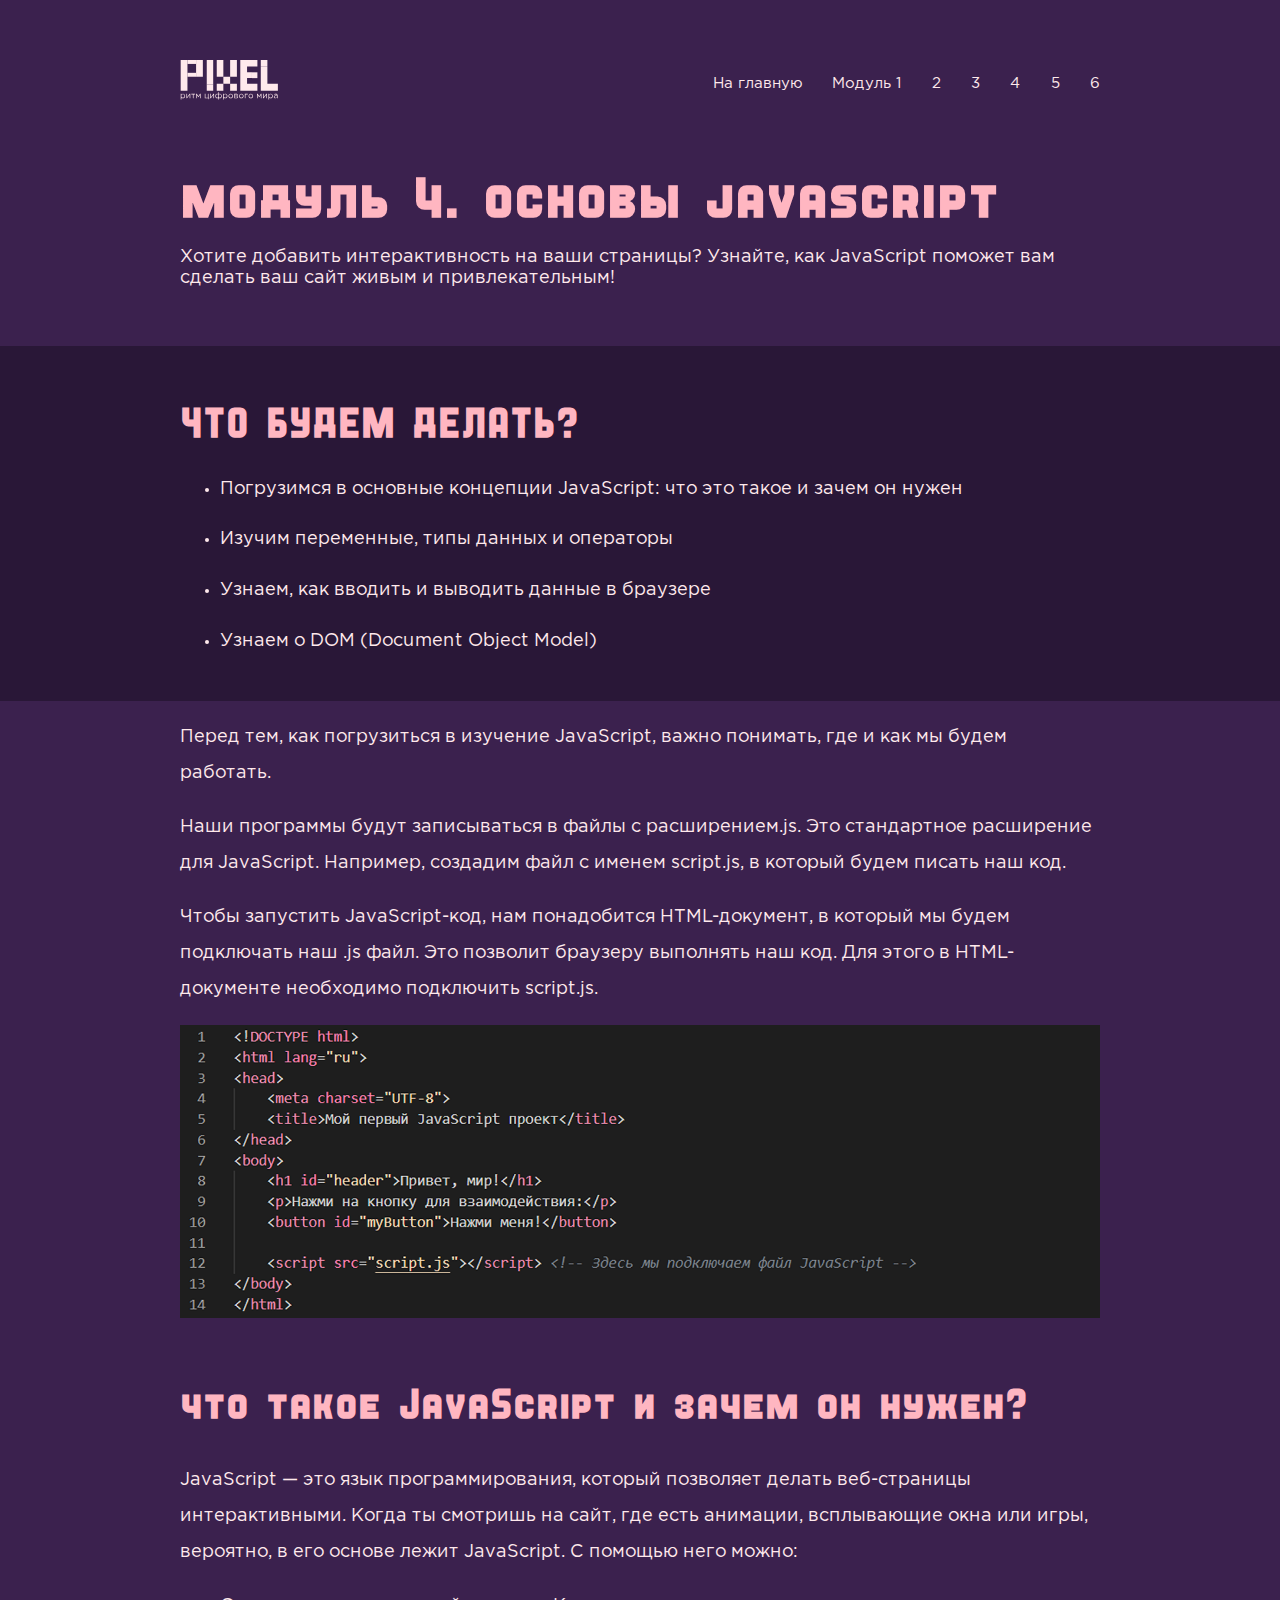
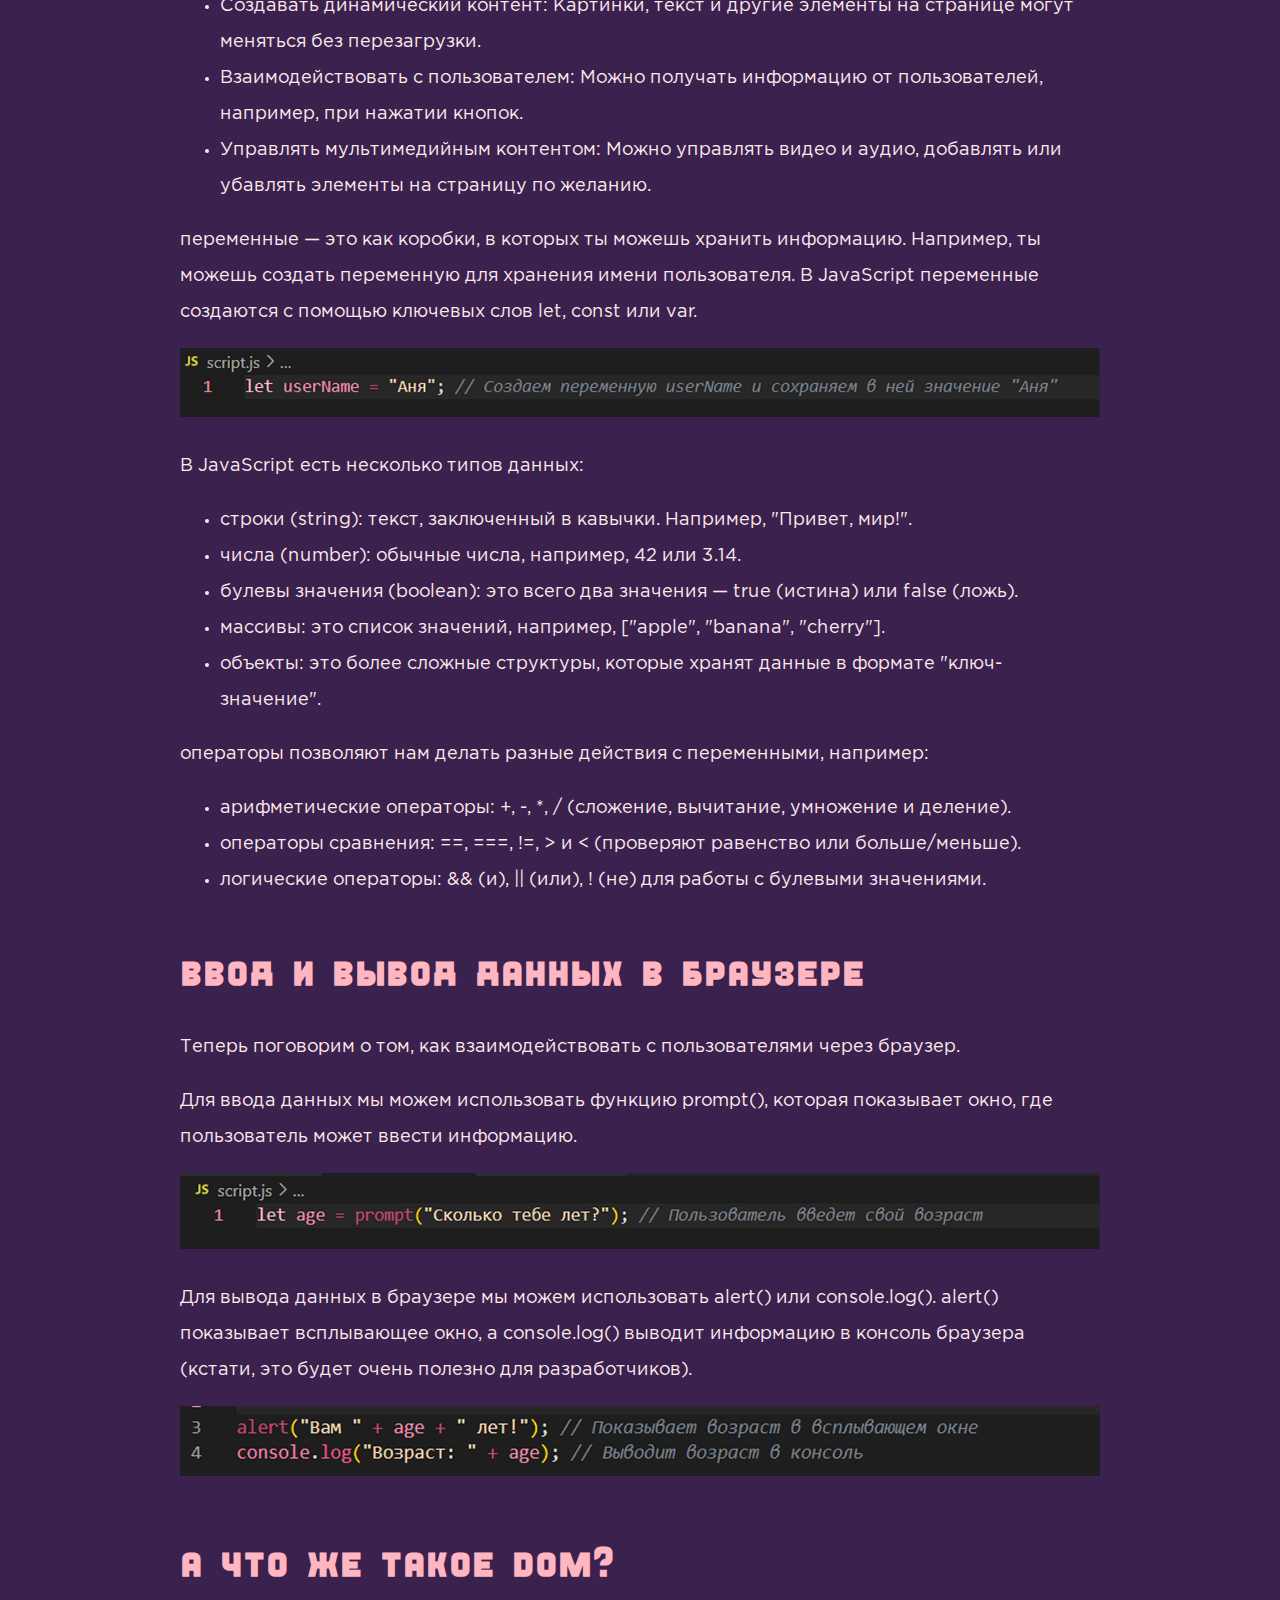
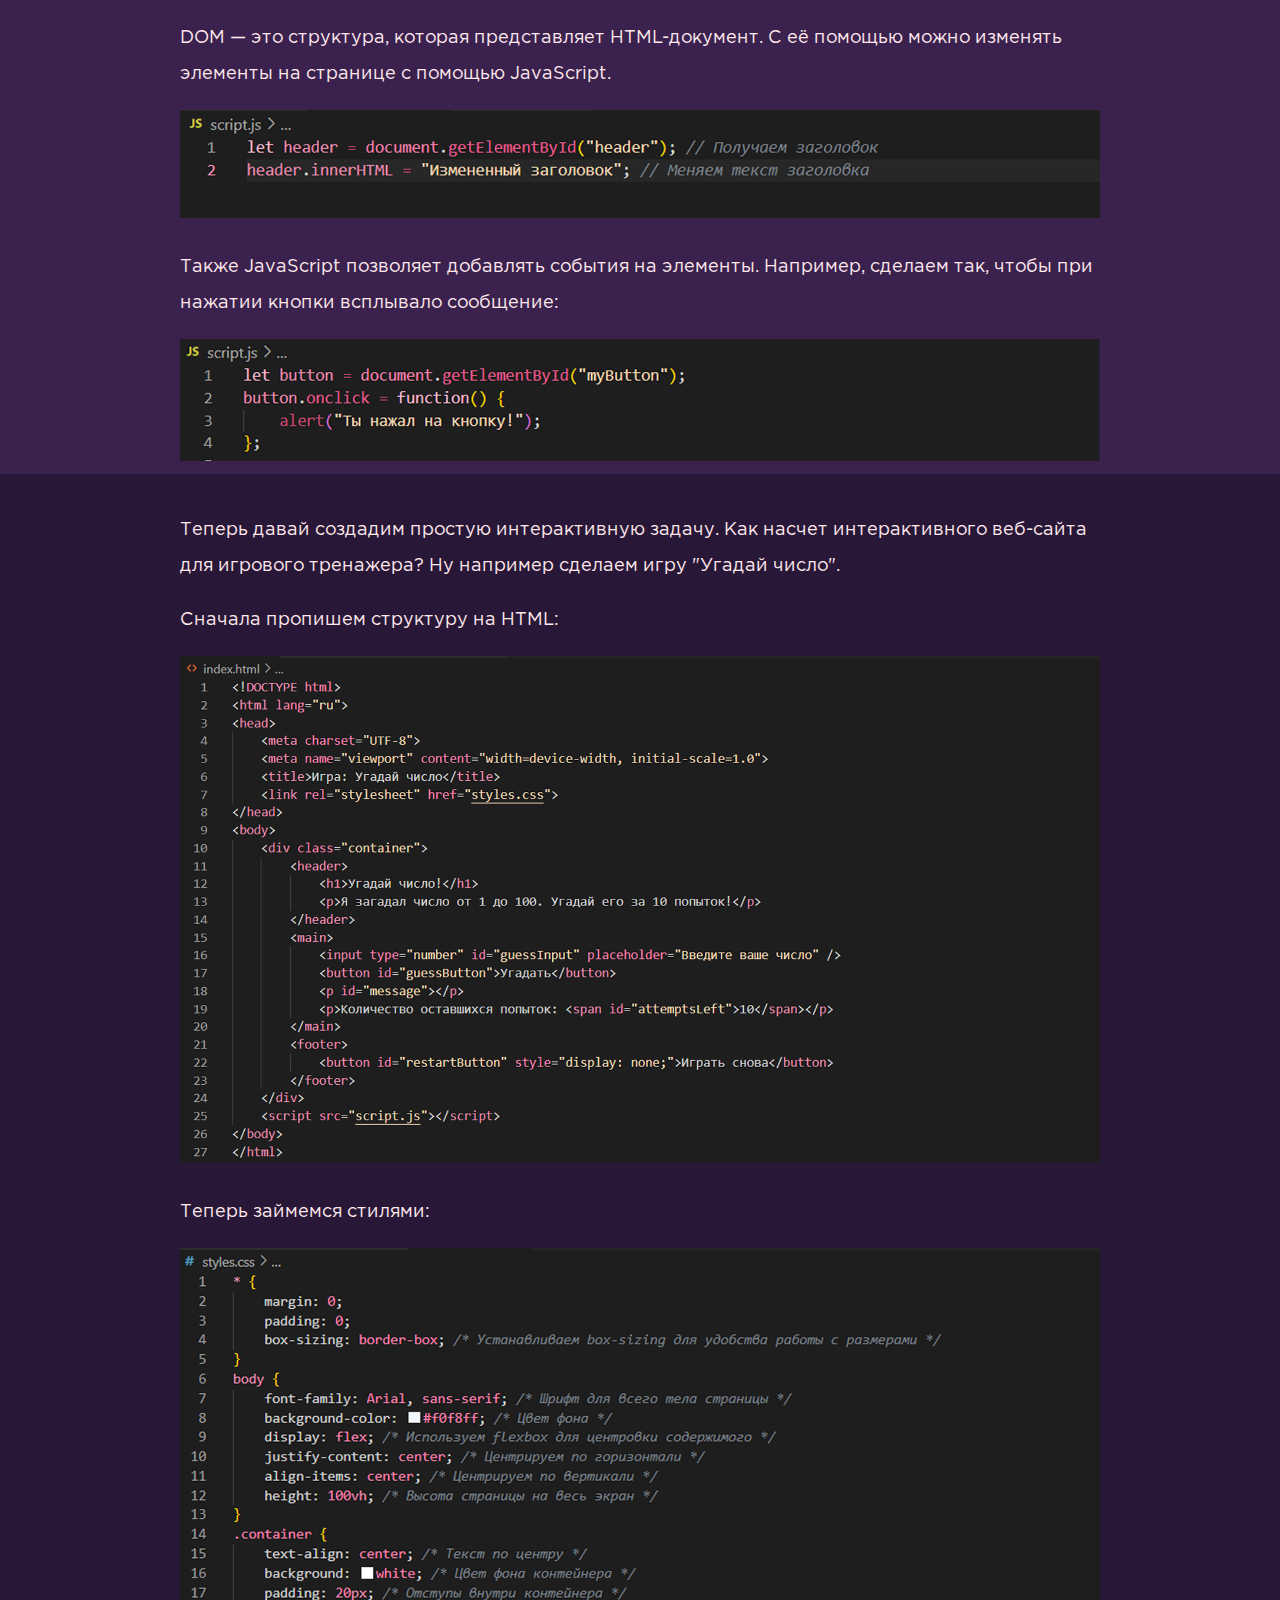
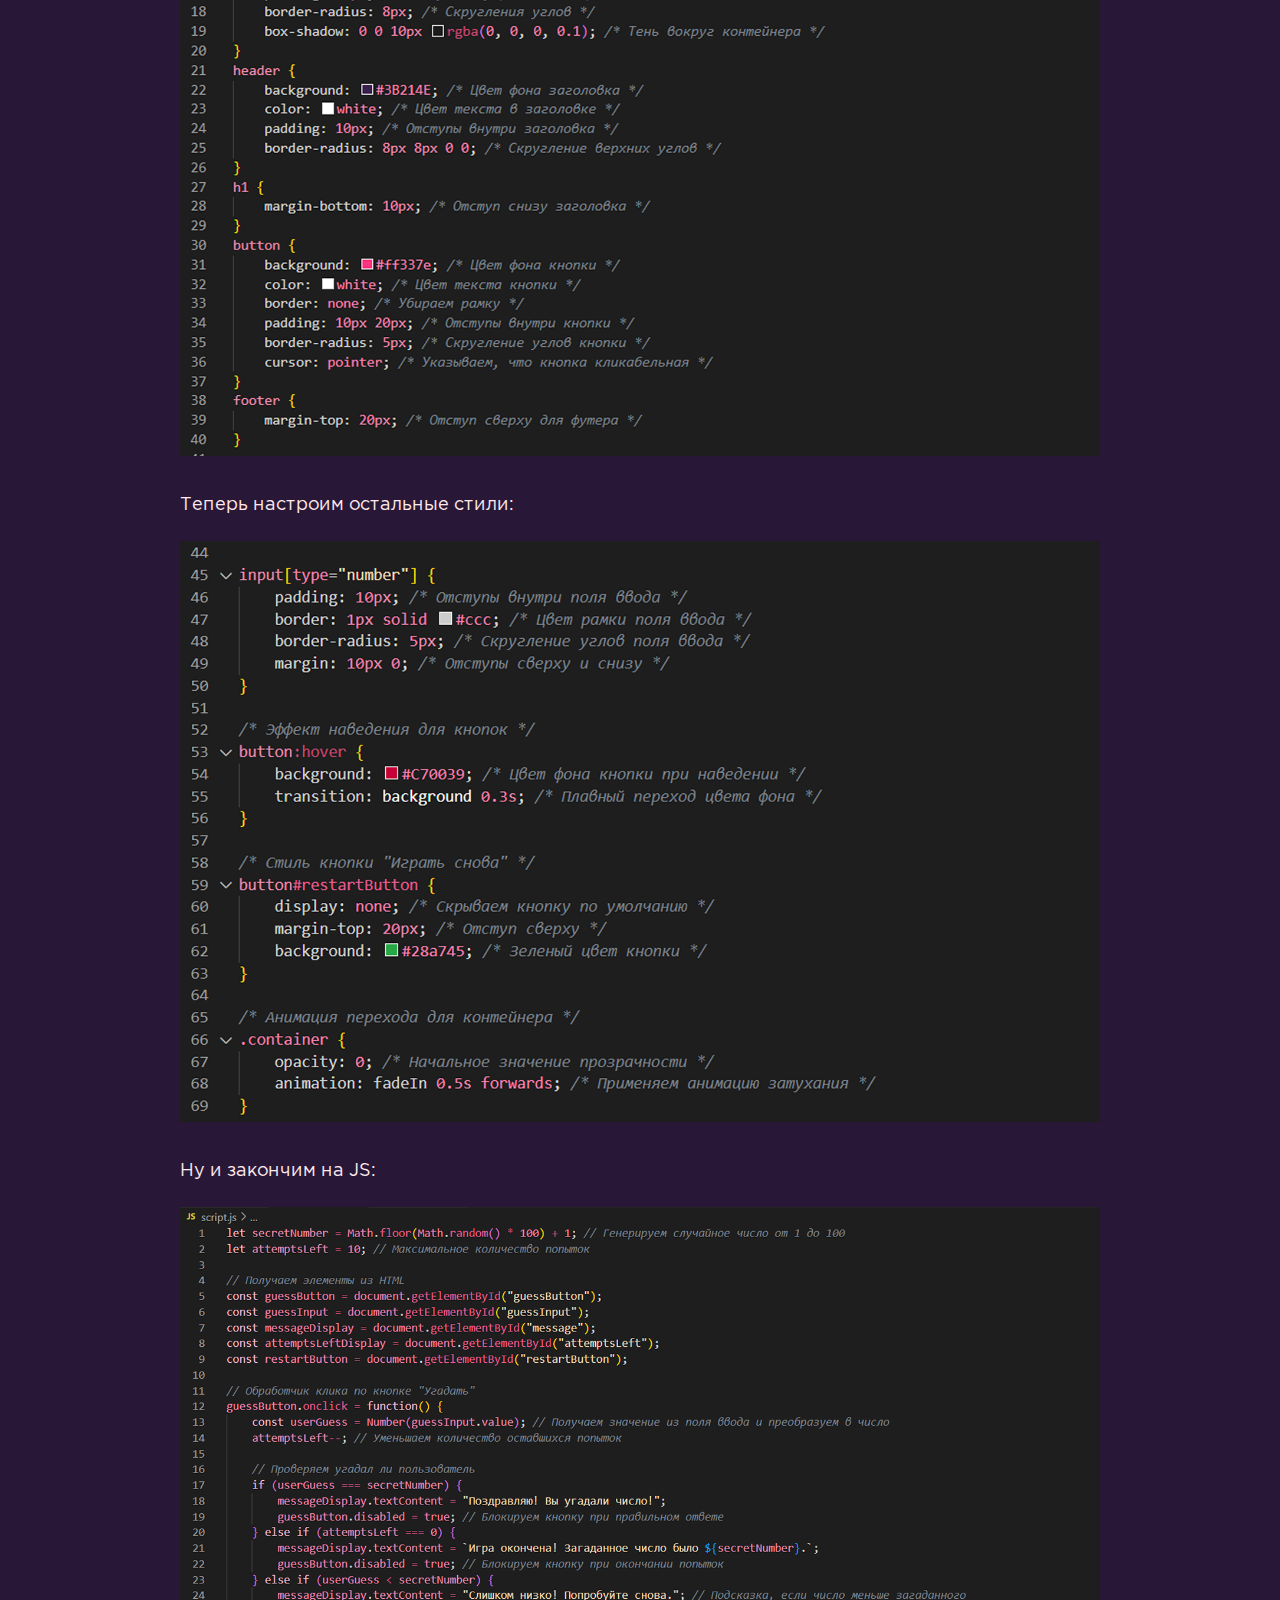
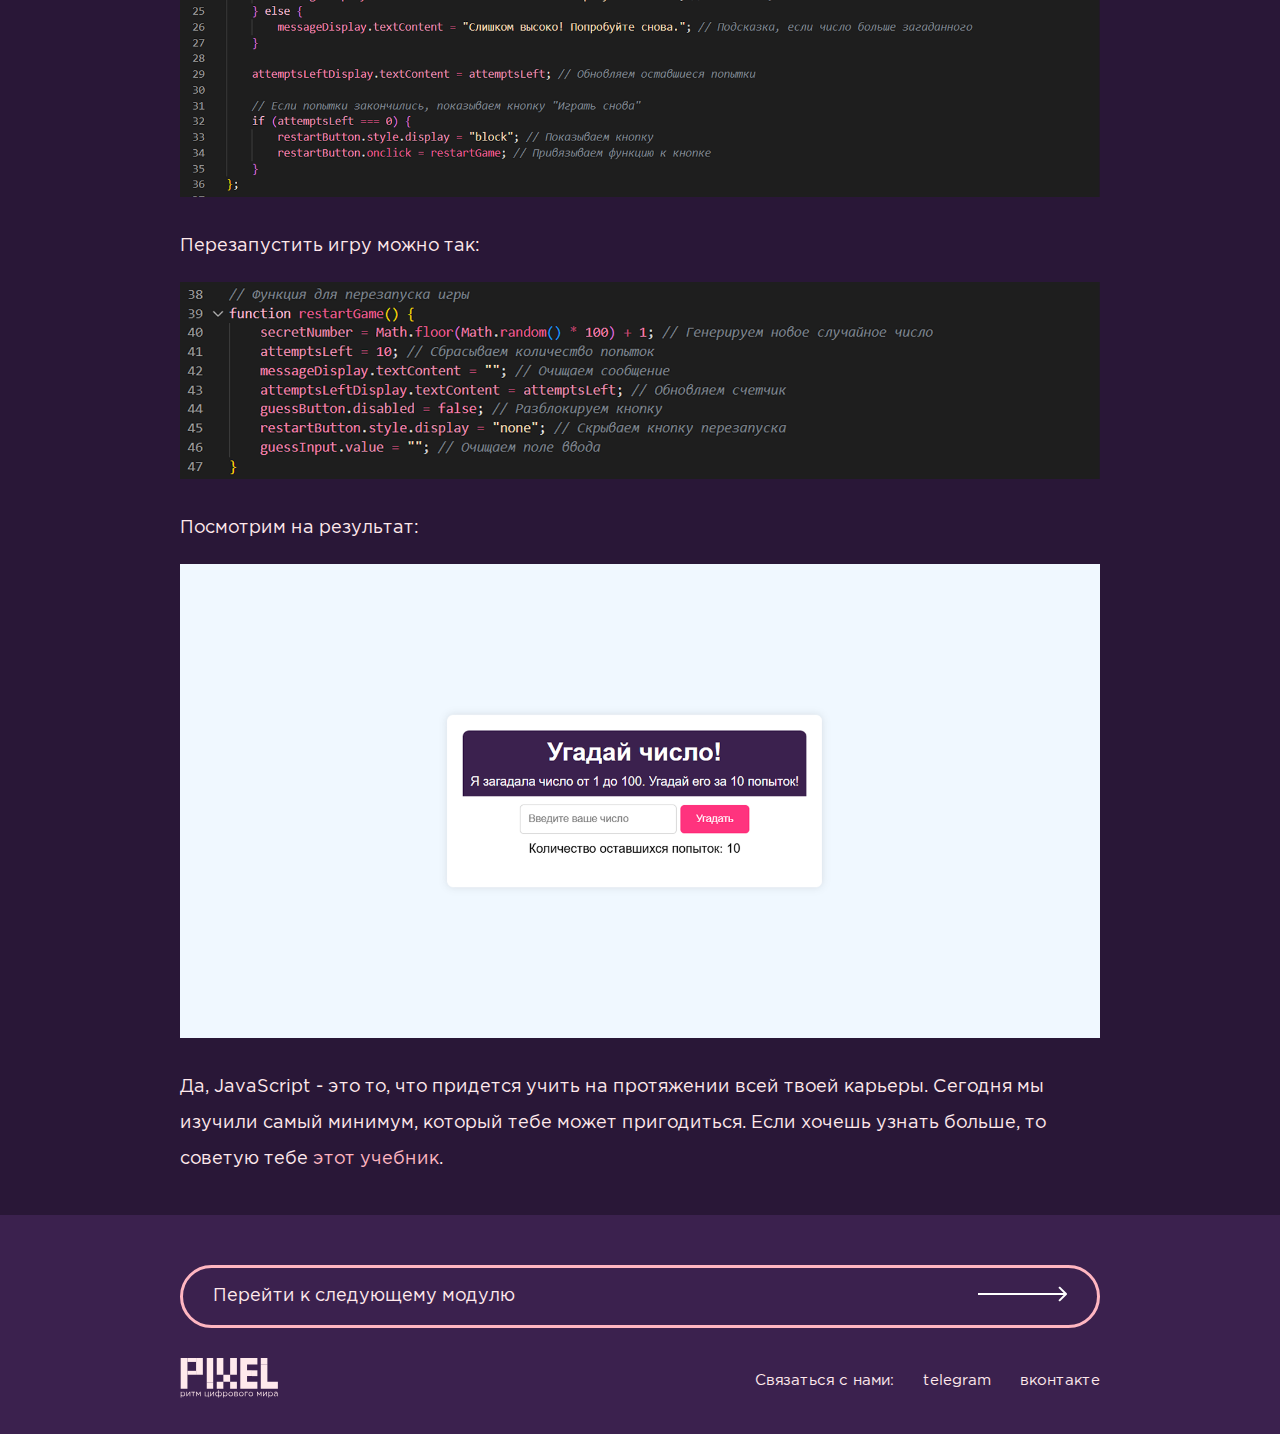
<file: module4.html>
<!DOCTYPE html>
<html lang="en">
<head>
    <meta charset="UTF-8">
    <meta name="viewport" content="width=device-width, initial-scale=1.0">
    <link rel="stylesheet" href="css/styles.css">
    <link rel="stylesheet" href="css/normalize.css">
    <link rel="icon" type="image/png" href="img/favicon.ico">
    <title>модуль 4. основы javascript</title>
</head>
<body>
    <header class="header">
        <div class="logo">
            <a href="#"><img src="img/pixel.svg" alt="Логотип" class="logo-image"></a>
        </div>
        <nav class="nav">
            <ul>
                <li><a href="index.html">На главную</a></li>
                <li><a href="module1.html">Модуль 1</a></li>
                <li><a href="module2.html">2</a></li>
                <li><a href="module3.html">3</a></li>
                <li><a href="module4.html">4</a></li>
                <li><a href="module5.html">5</a></li>
                <li><a href="module6.html">6</a></li>
            </ul>
        </nav>
    </header>
    <main>
            <div class="osnova">
                <div class="text">
                    <h1>модуль 4. основы javascript</h1>
                <p>Хотите добавить интерактивность на ваши страницы? Узнайте, как JavaScript поможет вам сделать ваш сайт живым и привлекательным!</p>
                </div>
            </div>
            <div class="know">
                <h2>ЧТО БУДЕМ ДЕЛАТЬ?</h2>
                <ul>
                    <li>Погрузимся в основные концепции JavaScript: что это такое и зачем он нужен</li>
                    <li>Изучим переменные, типы данных и операторы</li>
                    <li>Узнаем, как вводить и выводить данные в браузере</li>
                    <li>Узнаем о DOM (Document Object Model)</li>
                </ul>
            </div>
            <div class="about1">
                <p>Перед тем, как погрузиться в изучение JavaScript, важно понимать, где и как мы будем работать.</p>
                <p>Наши программы будут записываться в файлы с расширением.js. Это стандартное расширение для JavaScript. Например, создадим файл с именем script.js, в который будем писать наш код.</p>
                <p>Чтобы запустить JavaScript-код, нам понадобится HTML-документ, в который мы будем подключать наш .js файл. Это позволит браузеру выполнять наш код. Для этого в HTML-документе необходимо подключить script.js.</p>
                <img src="img/mod4/module4_1.png" alt="photo">
                <h2>что такое JavaScript и зачем он нужен?</h2>
                <p>JavaScript — это язык программирования, который позволяет делать веб-страницы интерактивными. Когда ты смотришь на сайт, где есть анимации, всплывающие окна или игры, вероятно, в его основе лежит JavaScript. С помощью него можно:</p>
                <ul>
                    <li>Создавать динамический контент: Картинки, текст и другие элементы на странице могут меняться без перезагрузки.</li>
                    <li>Взаимодействовать с пользователем: Можно получать информацию от пользователей, например, при нажатии кнопок.</li>
                    <li>Управлять мультимедийным контентом: Можно управлять видео и аудио, добавлять или убавлять элементы на страницу по желанию.</li>
                </ul>
                <p>переменные — это как коробки, в которых ты можешь хранить информацию. Например, ты можешь создать переменную для хранения имени пользователя. В JavaScript переменные создаются с помощью ключевых слов let, const или var.</p>
                <img src="img/mod4/module4_2.png" alt="photo">
                <p>В JavaScript есть несколько типов данных:</p>
                <ul>
                    <li>строки (string): текст, заключенный в кавычки. Например, "Привет, мир!".</li>
                    <li>числа (number): обычные числа, например, 42 или 3.14.</li>
                    <li>булевы значения (boolean): это всего два значения — true (истина) или false (ложь).</li>
                    <li>массивы: это список значений, например, ["apple", "banana", "cherry"].</li>
                    <li>объекты: это более сложные структуры, которые хранят данные в формате "ключ-значение".</li>
                </ul>
                <p>операторы позволяют нам делать разные действия с переменными, например:</p>
                <ul>
                    <li>арифметические операторы: +, -, *, / (сложение, вычитание, умножение и деление).</li>
                    <li>операторы сравнения: ==, ===, !=, > и < (проверяют равенство или больше/меньше).</li>
                    <li>логические операторы: && (и), || (или), ! (не) для работы с булевыми значениями.</li>
                </ul>
                <h2>ввод и вывод данных в браузере</h2>
                <p>Теперь поговорим о том, как взаимодействовать с пользователями через браузер.</p>
                <p>Для ввода данных мы можем использовать функцию prompt(), которая показывает окно, где пользователь может ввести информацию.</p>
                <img src="img/mod4/module4_3.png" alt="photo">
                <p>Для вывода данных в браузере мы можем использовать alert() или console.log(). alert() показывает всплывающее окно, а console.log() выводит информацию в консоль браузера (кстати, это будет очень полезно для разработчиков).</p>
                <img src="img/mod4/module4_4.png" alt="photo">
                <h2>а что же такое dom?</h2>
                <p>DOM — это структура, которая представляет HTML-документ. С её помощью можно изменять элементы на странице с помощью JavaScript.</p>
                <img src="img/mod4/module4_5.png" alt="photo">
                <p>Также JavaScript позволяет добавлять события на элементы. Например, сделаем так, чтобы при нажатии кнопки всплывало сообщение:</p>
                <img src="img/mod4/module4_6.png" alt="photo">
                
            </div>
            <div class="know1">
                <p>Теперь давай создадим простую интерактивную задачу. Как насчет интерактивного веб-сайта для игрового тренажера? Ну например сделаем игру "Угадай число".</p>
                <p>Сначала пропишем структуру на HTML:</p>
                <img src="img/mod4/module4_7.png" alt="photo">
                <p>Теперь займемся стилями:</p>
                <img src="img/mod4/module4_8.png" alt="photo">
                <p>Теперь настроим остальные стили:</p>
                <img src="img/mod4/module4_9.png" alt="photo">
                <p>Ну и закончим на JS:</p>
                <img src="img/mod4/module4_10.png" alt="photo">
                <p>Перезапустить игру можно так:</p>
                <img src="img/mod4/module4_11.png" alt="photo">
                <p>Посмотрим на результат:</p>
                <img src="img/mod4/module4_12.png" alt="photo">
                <p>Да, JavaScript - это то, что придется учить на протяжении всей твоей карьеры. Сегодня мы изучили самый минимум, который тебе может пригодиться. Если хочешь узнать больше, то советую тебе<a href="https://www.schoolsw3.com/js/index.php"> этот учебник</a>.</p>
            </div>
            <div class="btngo">
                <a href="module5.html"><p>Перейти к следующему модулю</p></a>
                <a href="module5.html"><img src="img/go.svg" alt="go"></a>
            </div>
        </div>
    </main>
    <footer class="footer">
        <div class="logo">
            <a href="#"><img src="img/pixel.svg" alt="Логотип" class="logo-image"></a>
        </div>
        <nav class="nav">
            <ul>
                <li>Связаться с нами:</li>
                <li><a href="https://t.me/tinesmuf">telegram</a></li>
                <li><a href="https://vk.com/tinexie">вконтакте</a></li>
            </ul>
        </nav>
    </footer>
</body>
</html>
</file>
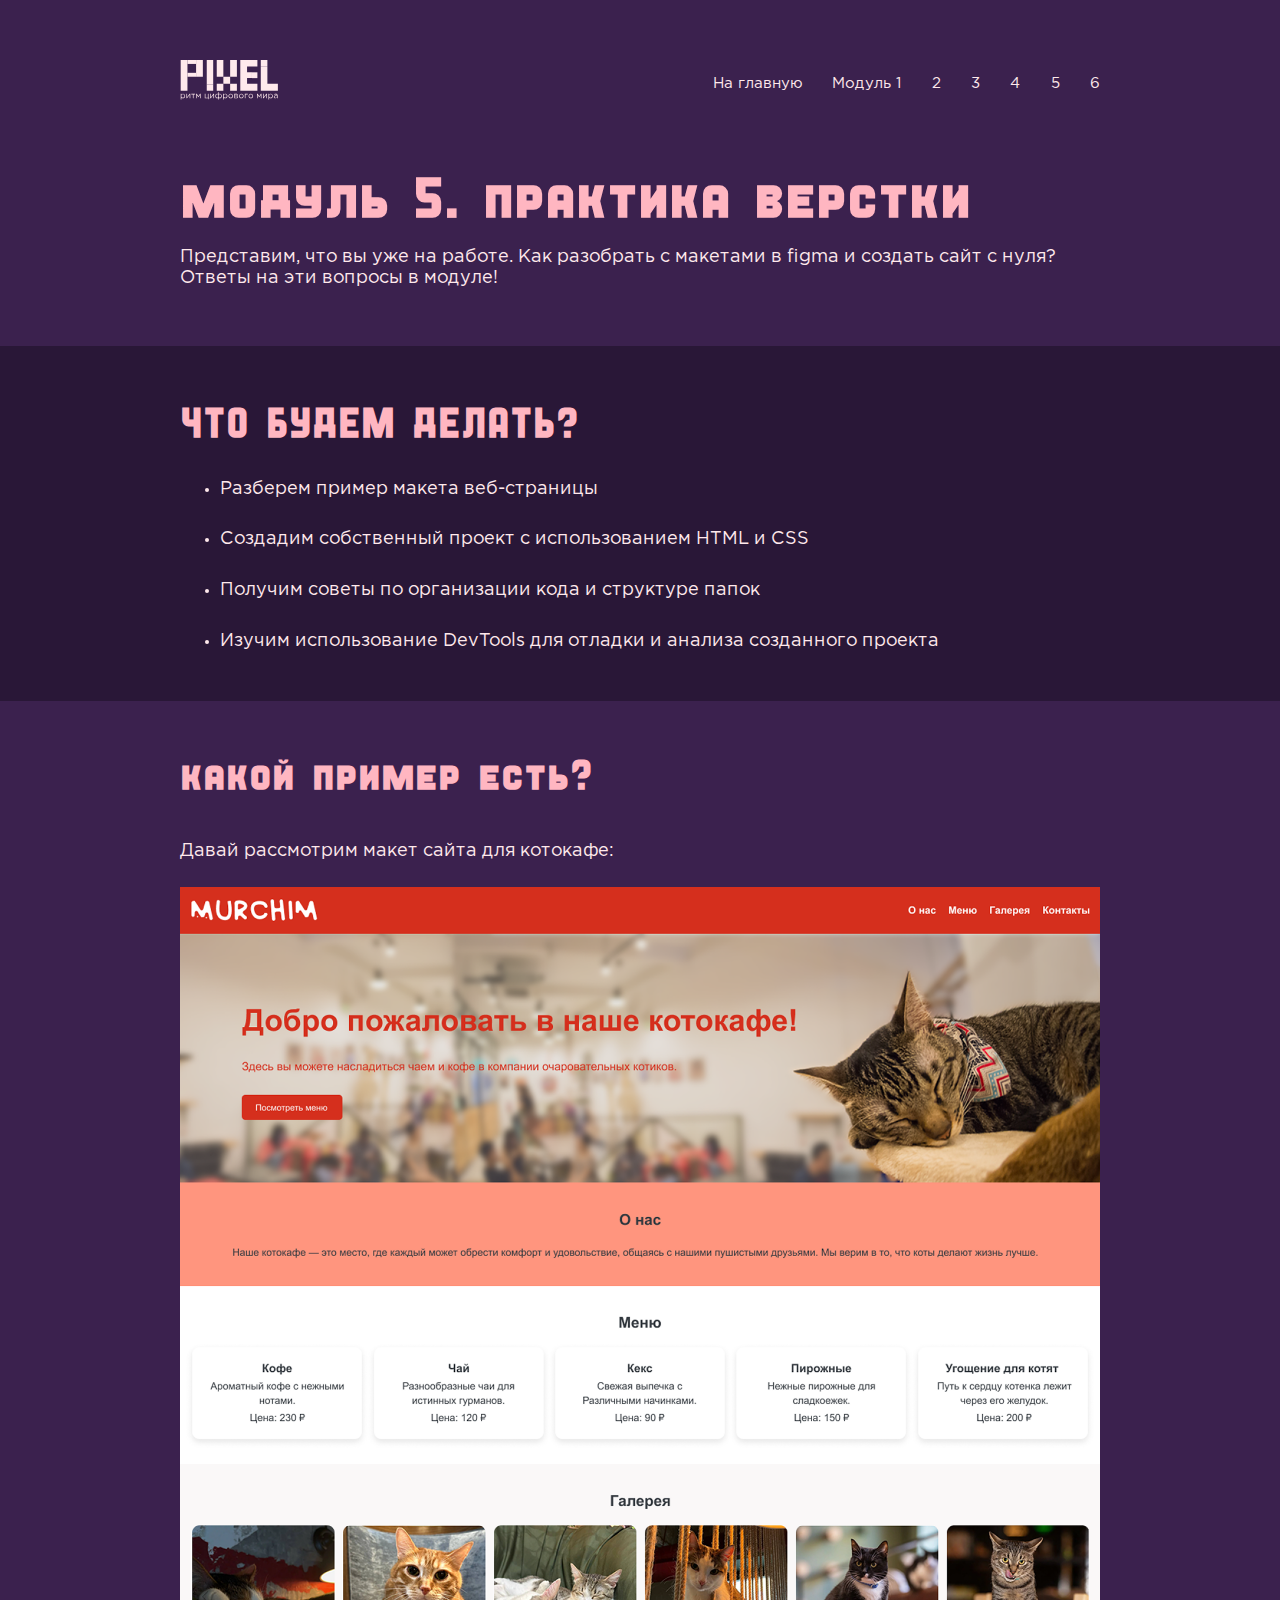
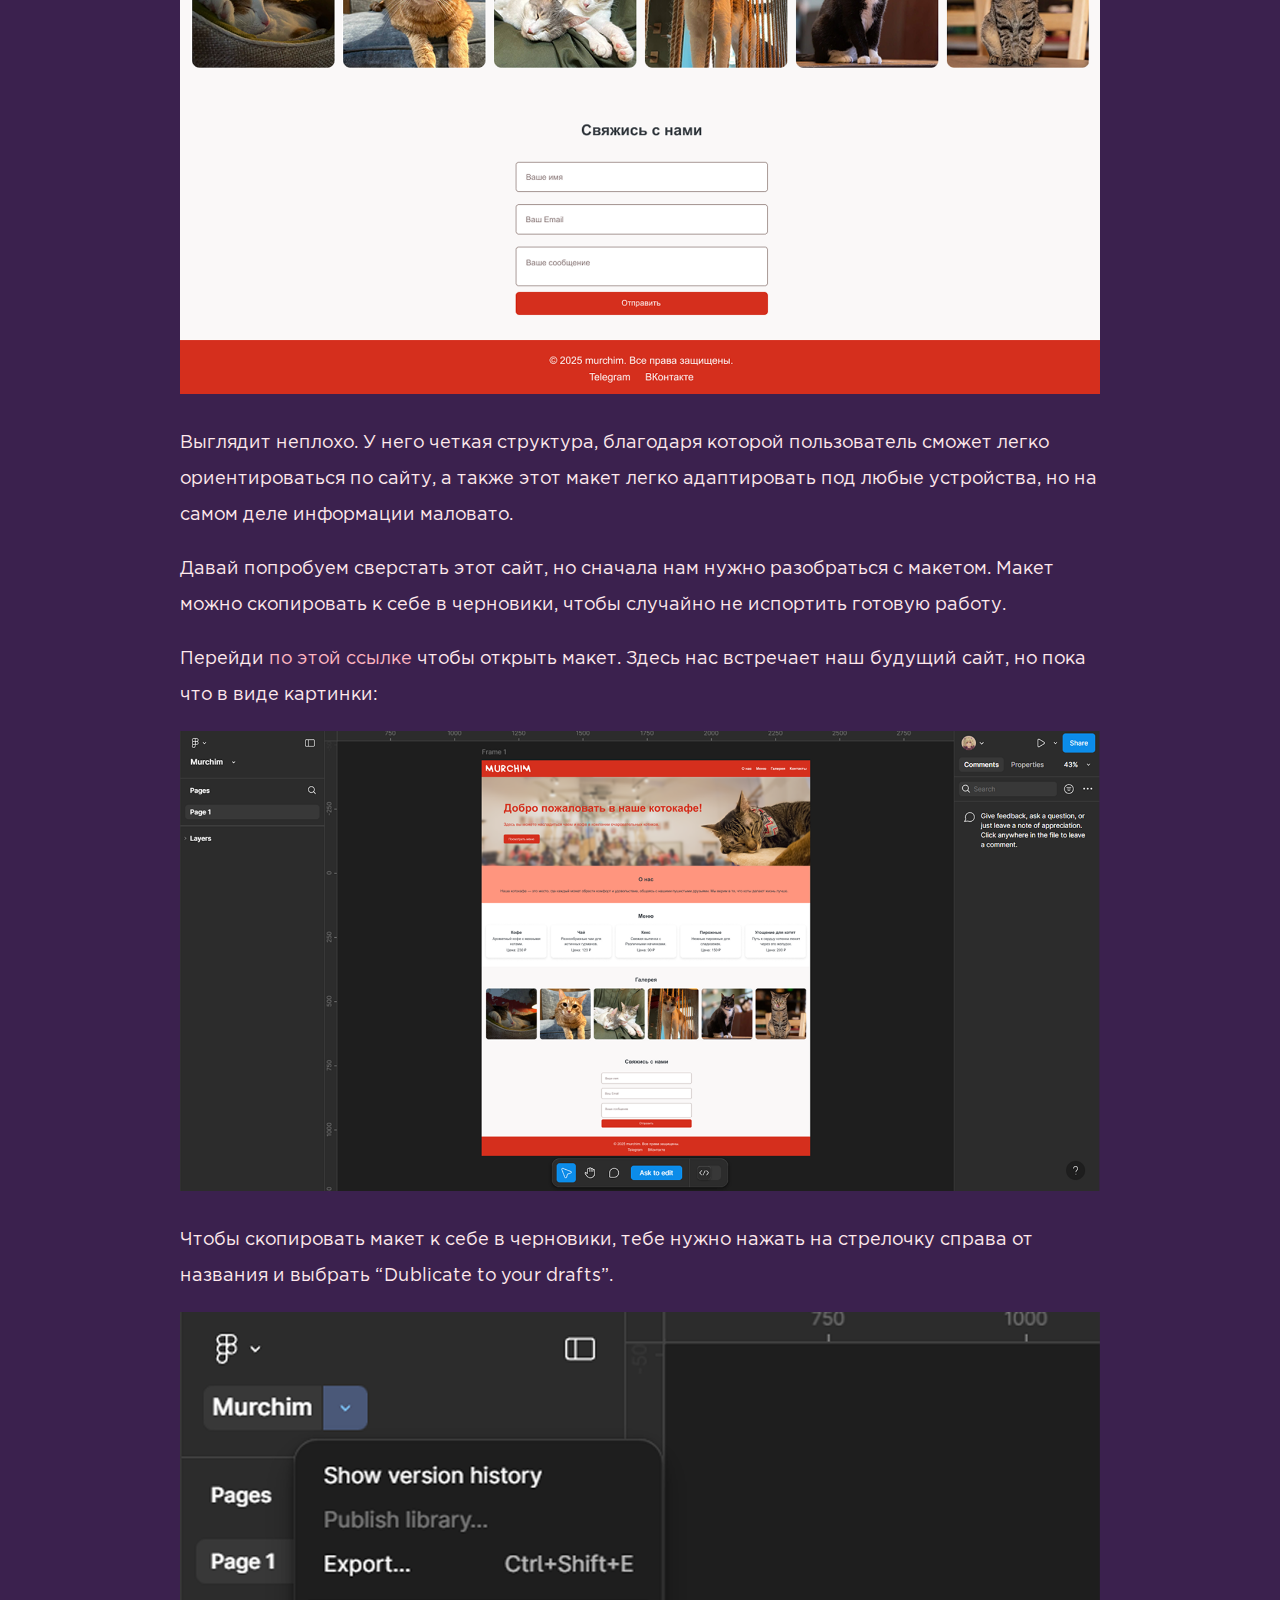
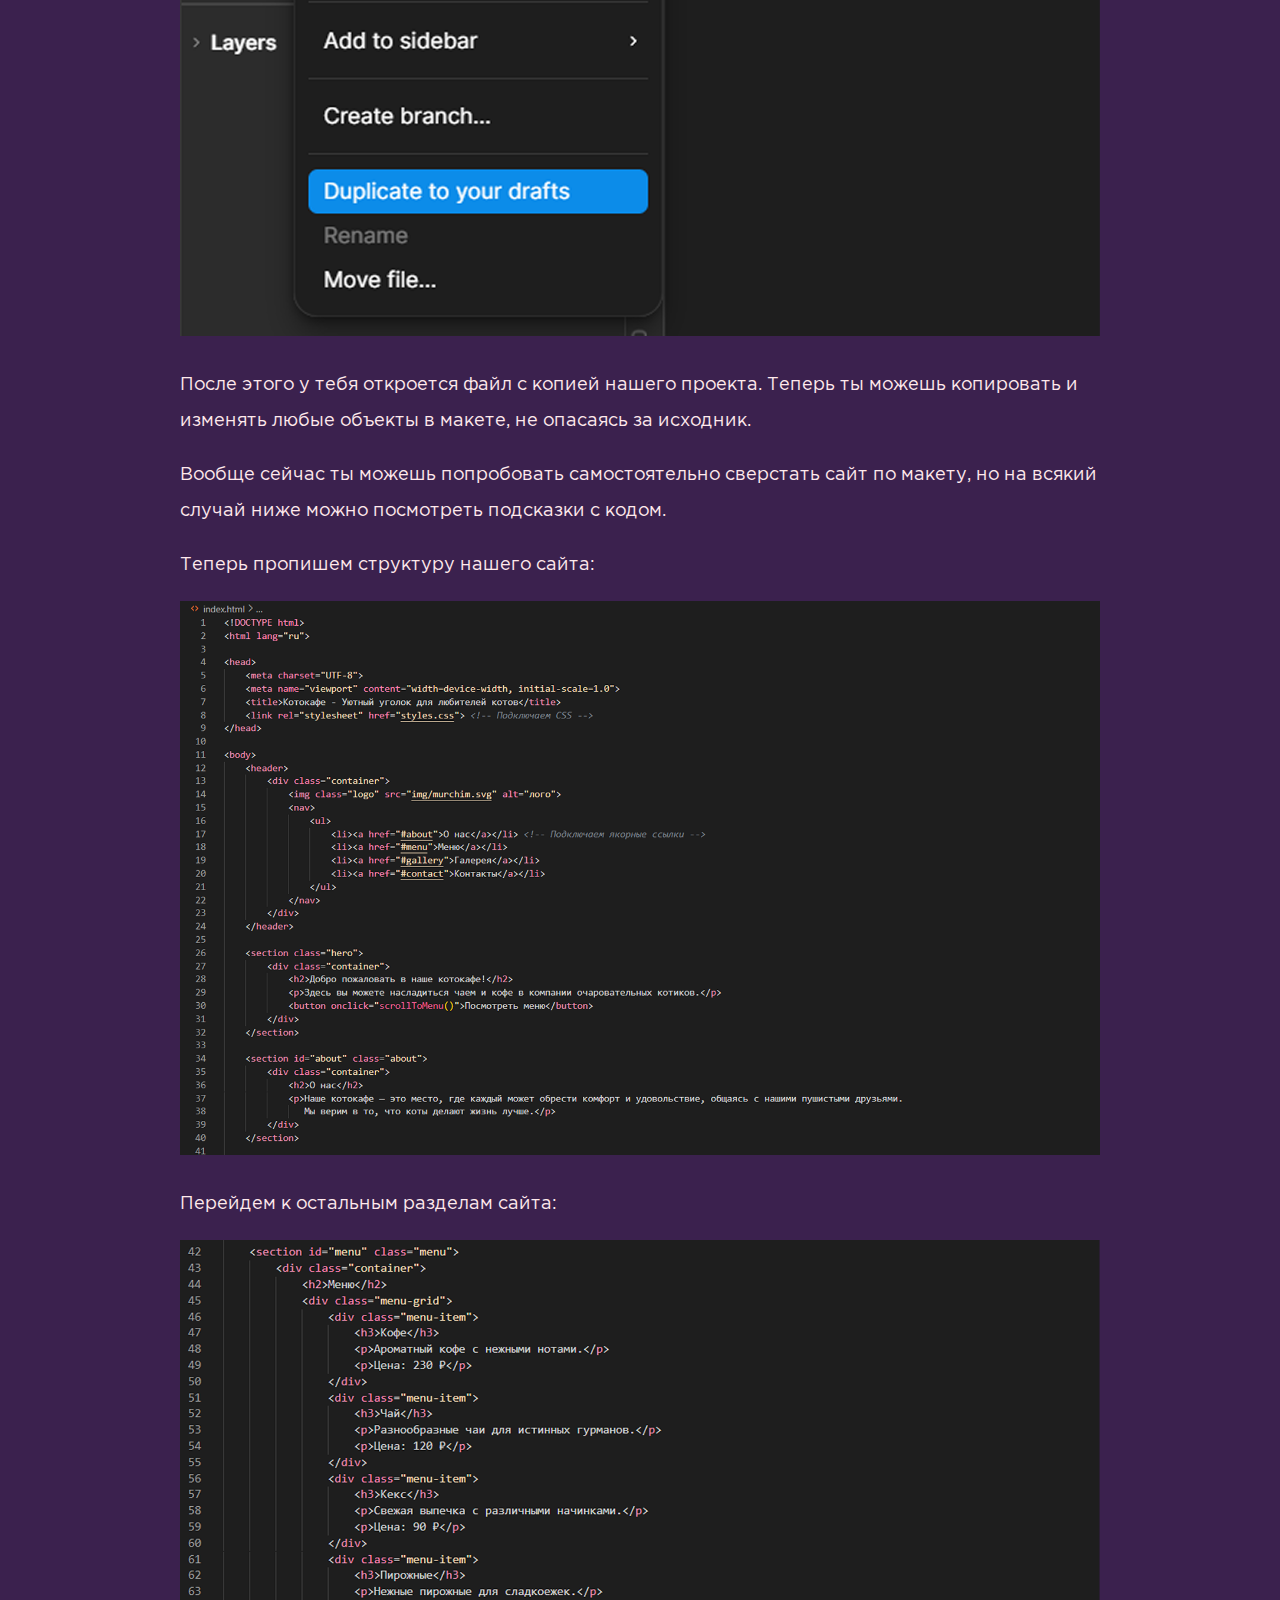
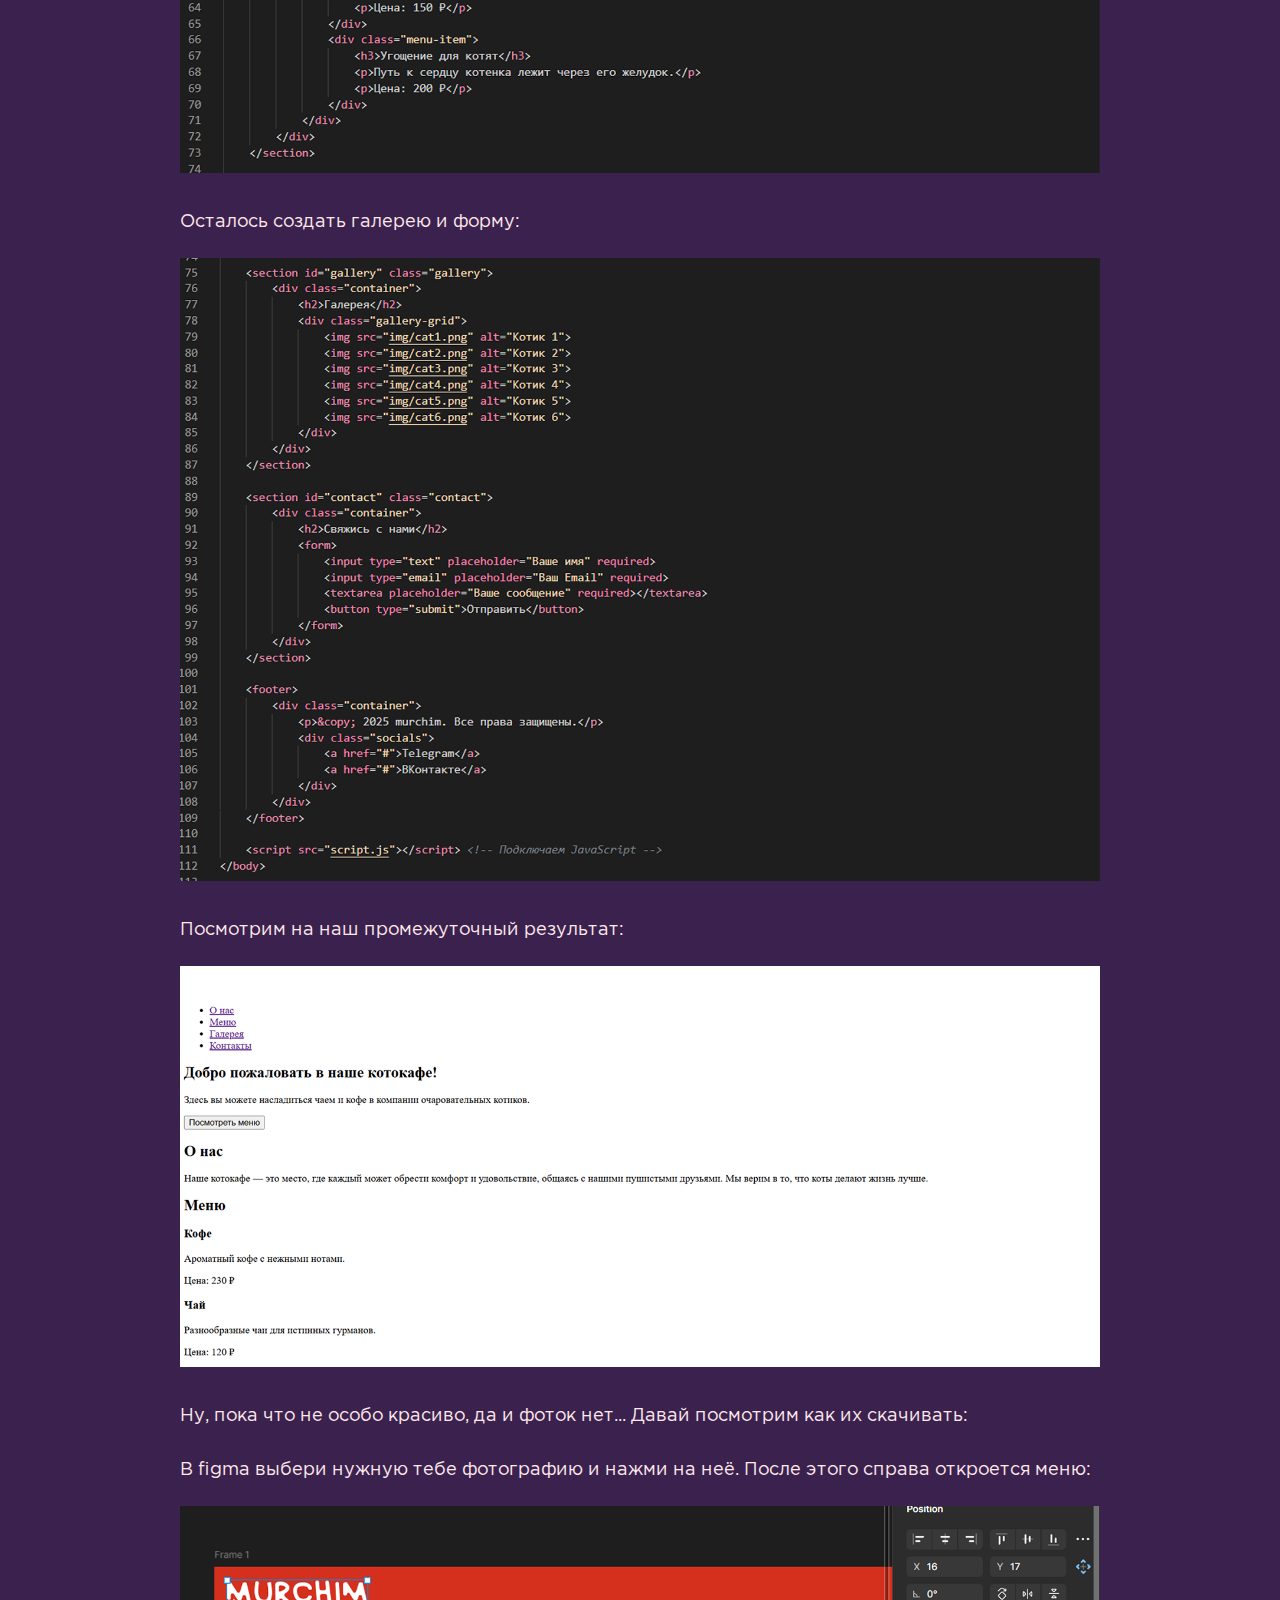
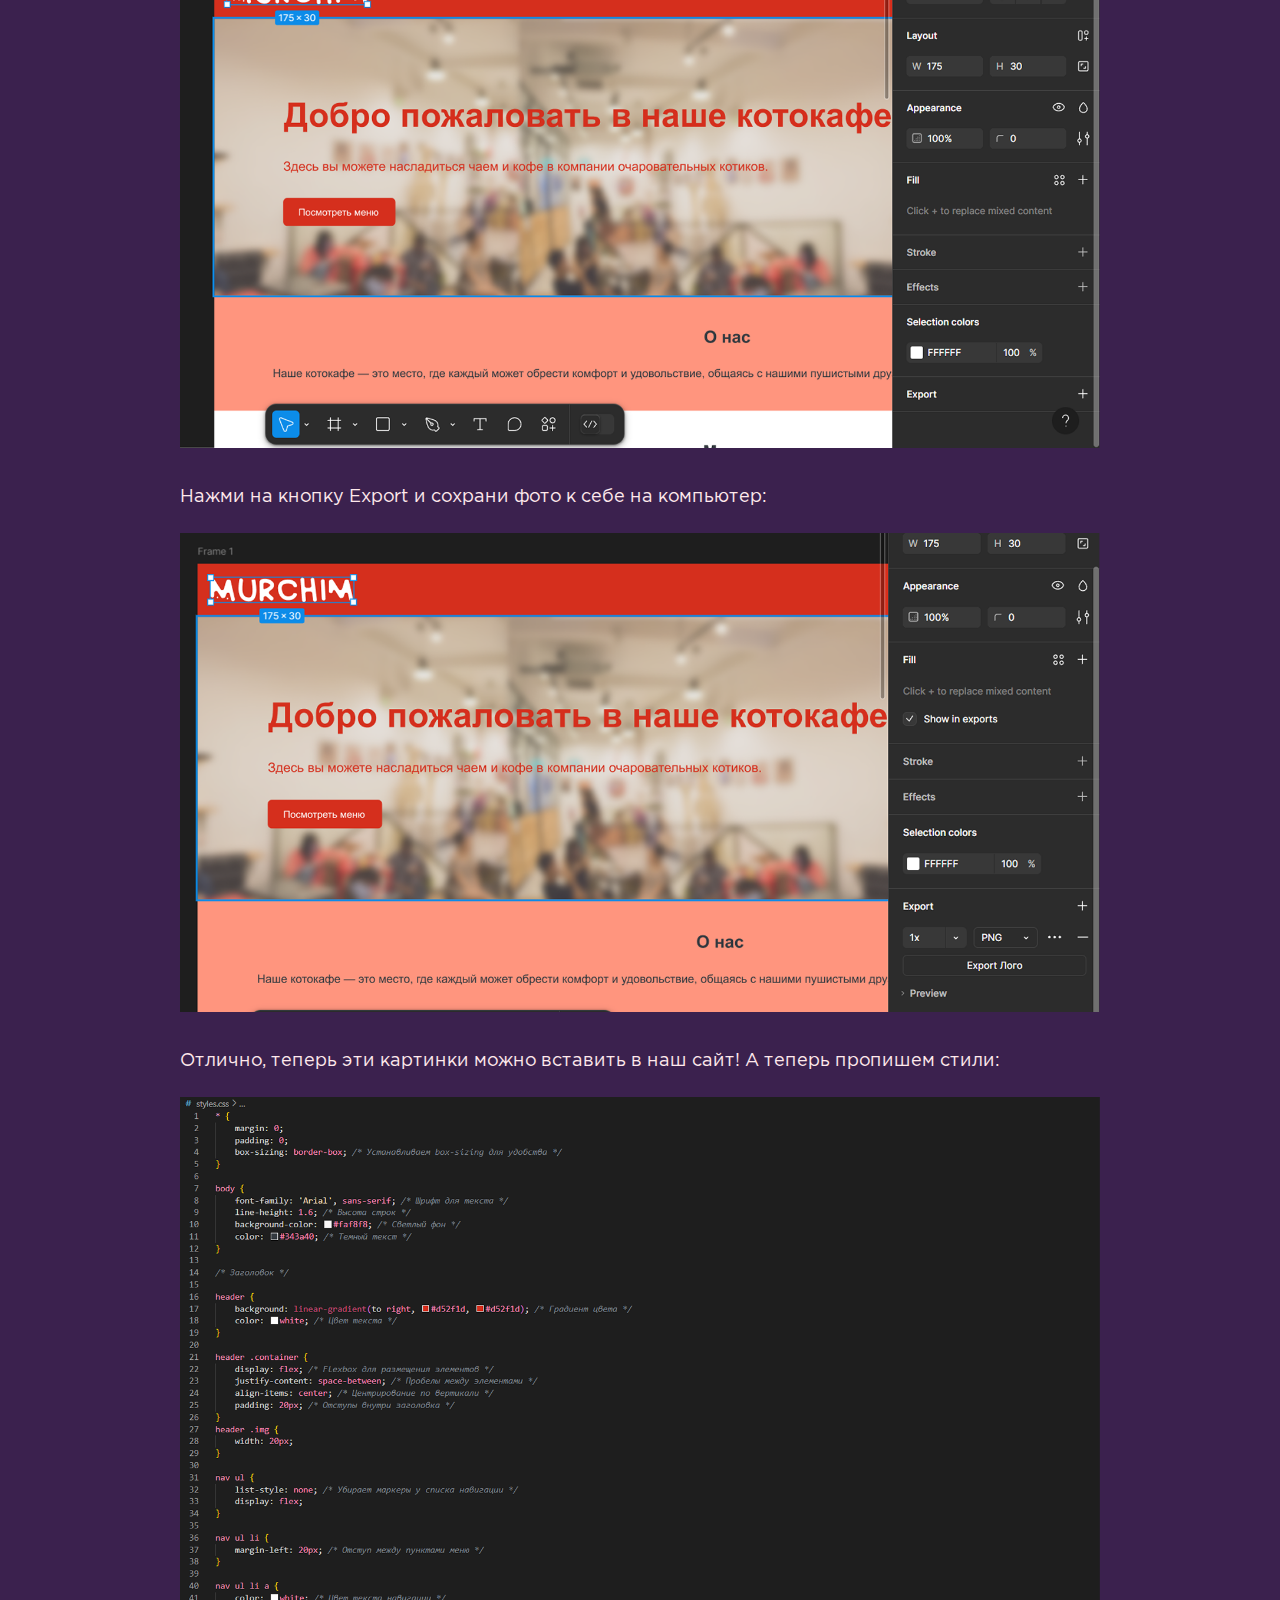
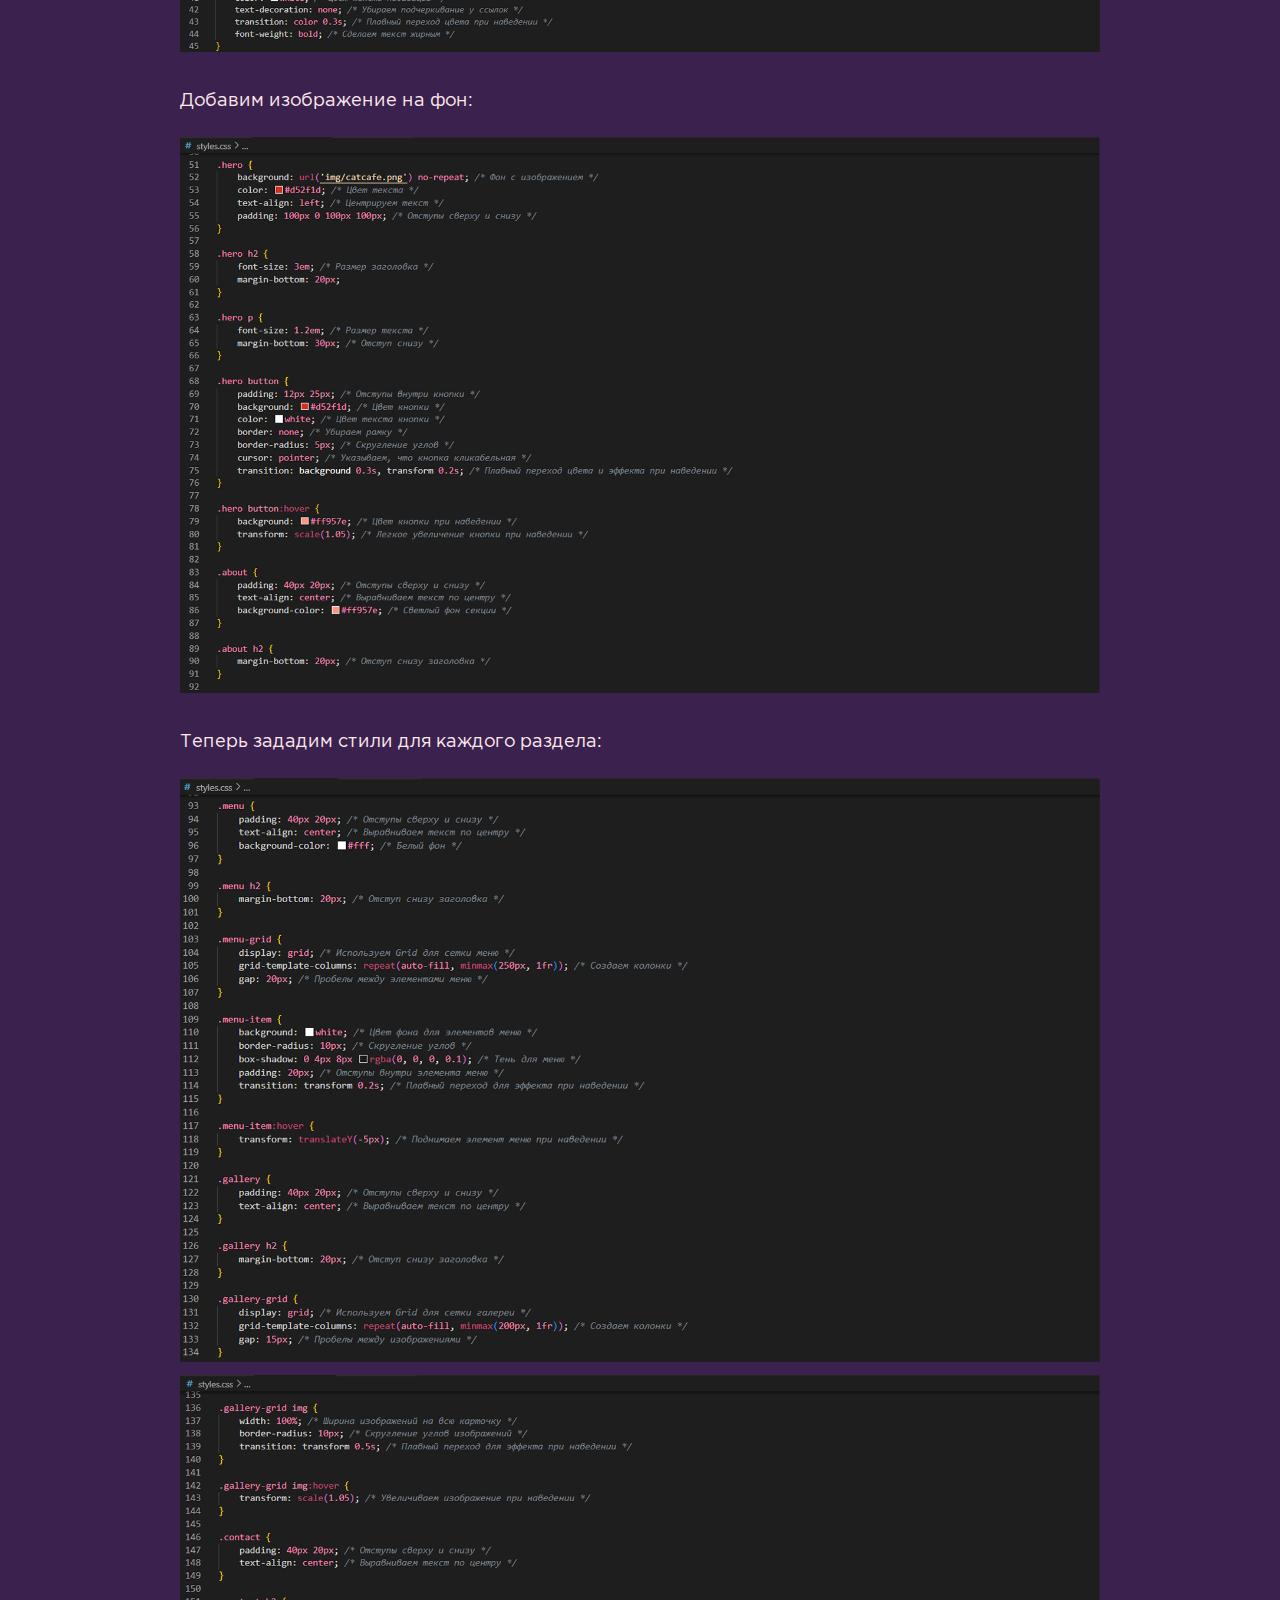
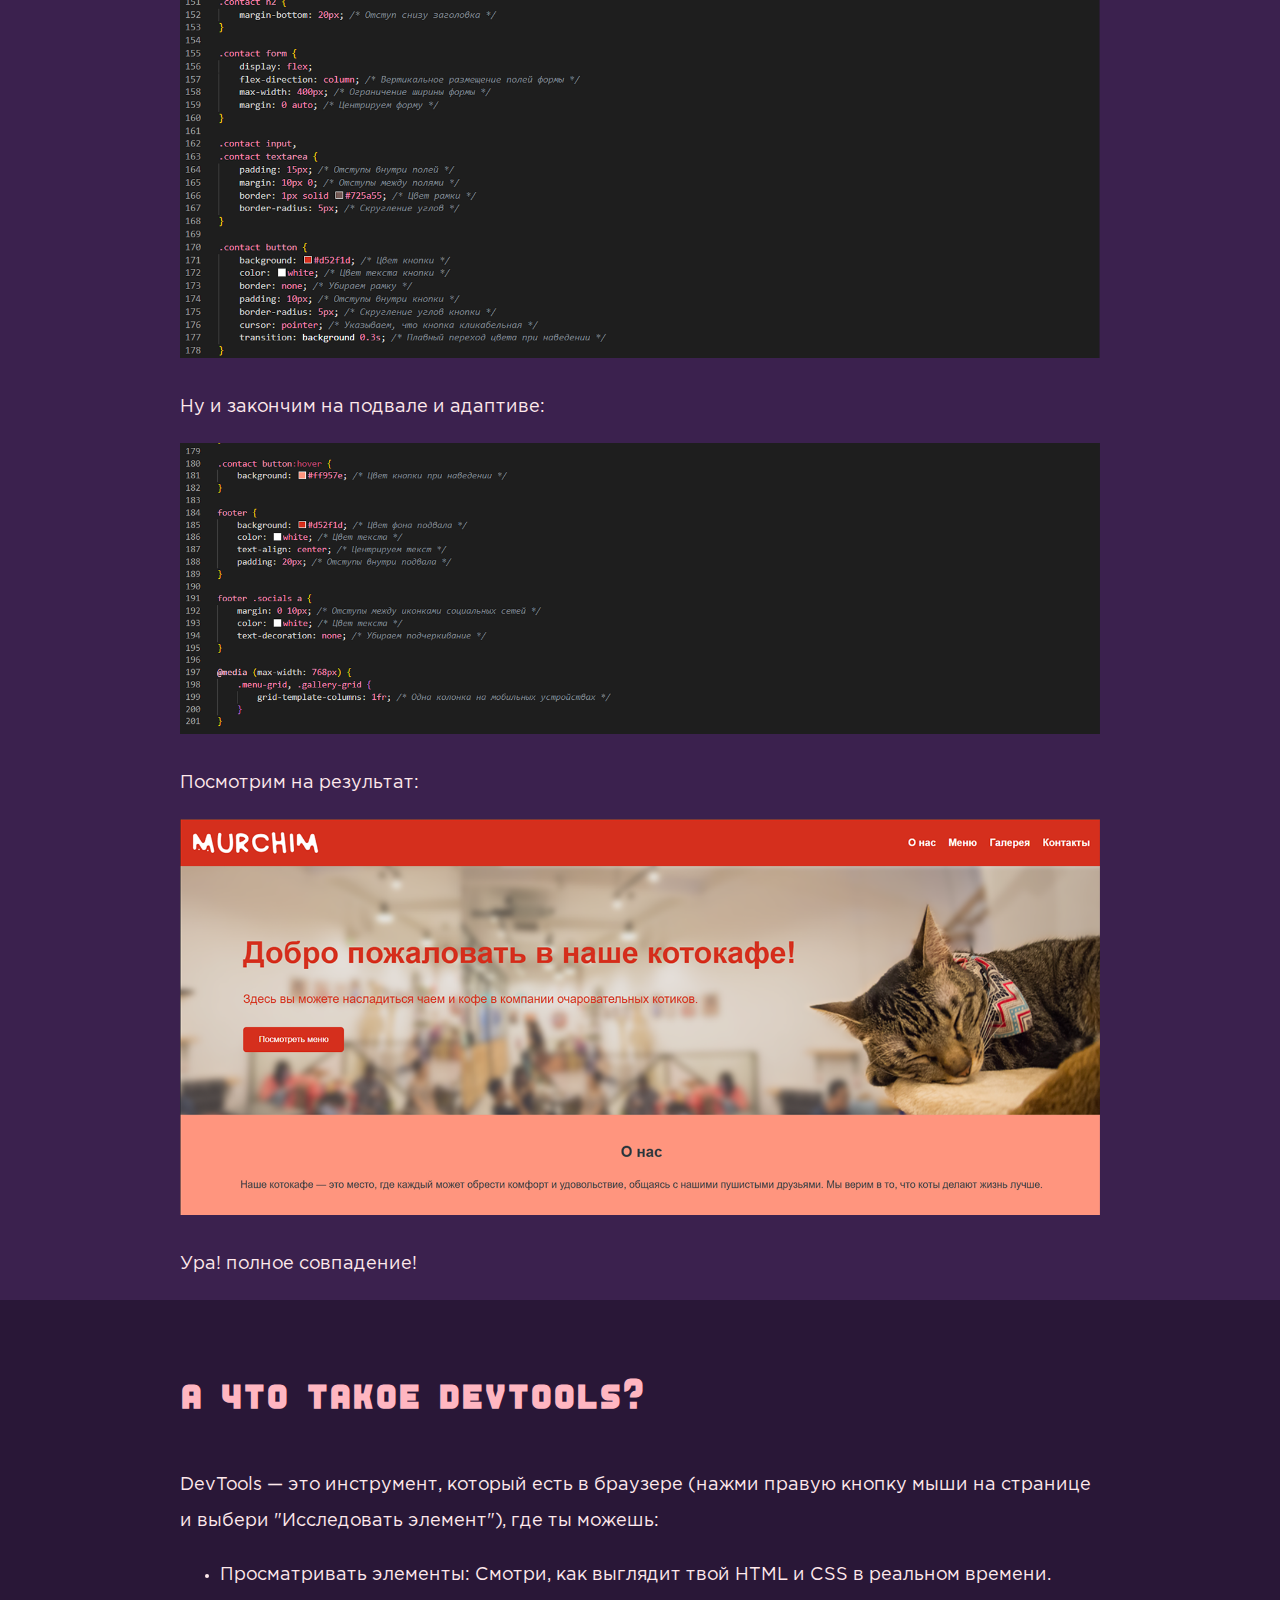
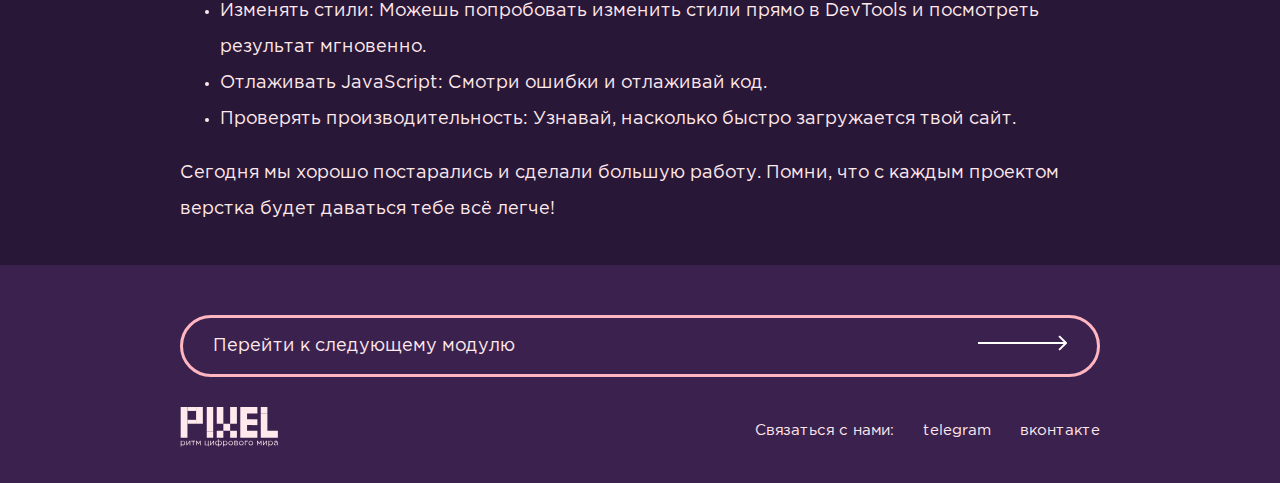
<file: module5.html>
<!DOCTYPE html>
<html lang="en">
<head>
    <meta charset="UTF-8">
    <meta name="viewport" content="width=device-width, initial-scale=1.0">
    <link rel="stylesheet" href="css/styles.css">
    <link rel="stylesheet" href="css/normalize.css">
    <link rel="icon" type="image/png" href="img/favicon.ico">
    <title>модуль 5. практика верстки</title>
</head>
<body>
    <header class="header">
        <div class="logo">
            <a href="#"><img src="img/pixel.svg" alt="Логотип" class="logo-image"></a>
        </div>
        <nav class="nav">
            <ul>
                <li><a href="index.html">На главную</a></li>
                <li><a href="module1.html">Модуль 1</a></li>
                <li><a href="module2.html">2</a></li>
                <li><a href="module3.html">3</a></li>
                <li><a href="module4.html">4</a></li>
                <li><a href="module5.html">5</a></li>
                <li><a href="module6.html">6</a></li>
            </ul>
        </nav>
    </header>
    <main>
            <div class="osnova">
                <div class="text">
                    <h1>модуль 5. практика верстки</h1>
                <p>Представим, что вы уже на работе. Как разобрать с макетами в figma и создать сайт с нуля? Ответы на эти вопросы в модуле!</p>
                </div>
            </div>
            <div class="know">
                <h2>ЧТО БУДЕМ ДЕЛАТЬ?</h2>
                <ul>
                    <li>Разберем пример макета веб-страницы</li>
                    <li>Создадим собственный проект с использованием HTML и CSS</li>
                    <li>Получим советы по организации кода и структуре папок</li>
                    <li>Изучим использование DevTools для отладки и анализа созданного проекта</li>
                </ul>
            </div>
            <div class="about1">
                <h2>какой пример есть?</h2>
                <p>Давай рассмотрим макет сайта для котокафе:</p>
                <img src="img/mod5/module5_1.png" alt="photo">
                <p>Выглядит неплохо. У него четкая структура, благодаря которой пользователь сможет легко ориентироваться по сайту, а также этот макет легко адаптировать под любые устройства, но на самом деле информации маловато. </p>
                <p>Давай попробуем сверстать этот сайт, но сначала нам нужно разобраться с макетом. Макет можно скопировать к себе в черновики, чтобы случайно не испортить готовую работу.</p>
                <p>Перейди <a href="https://www.figma.com/design/hx9PC28kdqDDCvgYrgLY2u/Murchim?node-id=0-1&t=tNaYFDES4koa6L2p-1">по этой ссылке</a> чтобы открыть макет. Здесь нас встречает наш будущий сайт, но пока что в виде картинки:</p>
                <img src="img/mod5/module5_2.png" alt="photo">
                <p>Чтобы скопировать макет к себе в черновики, тебе нужно нажать на стрелочку справа от названия и выбрать “Dublicate to your drafts”.</p>
                <img src="img/mod5/module5_3.png" alt="photo">
                <p>После этого у тебя откроется файл с копией нашего проекта. Теперь ты можешь копировать и изменять любые объекты в макете, не опасаясь за исходник. </p>
                <p>Вообще сейчас ты можешь попробовать самостоятельно  сверстать сайт по макету, но на всякий случай ниже можно посмотреть подсказки с кодом.</p>
                <p>Теперь пропишем структуру нашего сайта:</p>
                <img src="img/mod5/module5_4.png" alt="photo">
                <p>Перейдем к остальным разделам сайта:</p>
                <img src="img/mod5/module5_5.png" alt="photo">
                <p>Осталось создать галерею и форму:</p>
                <img src="img/mod5/module5_6.png" alt="photo">
                <p>Посмотрим на наш промежуточный результат:</p>
                <img src="img/mod5/module5_7.png" alt="photo">
                <p>Ну, пока что не особо красиво, да и фоток нет... Давай посмотрим как их скачивать:</p>
                <p>В figma выбери нужную тебе фотографию и нажми на неё. После этого справа откроется меню:</p>
                <img src="img/mod5/module5_8.png" alt="photo">
                <p>Нажми на кнопку Export и сохрани фото к себе на компьютер:</p>
                <img src="img/mod5/module5_9.png" alt="photo">
                <p>Отлично, теперь эти картинки можно вставить в наш сайт! А теперь пропишем стили:</p>
                <img src="img/mod5/module5_10.png" alt="photo">
                <p>Добавим изображение на фон:</p>
                <img src="img/mod5/module5_11.png" alt="photo">
                <p>Теперь зададим стили для каждого раздела:</p>
                <img src="img/mod5/module5_12.png" alt="photo">
                <img src="img/mod5/module5_13.png" alt="photo">
                <p>Ну и закончим на подвале и адаптиве:</p>
                <img src="img/mod5/module5_14.png" alt="photo">
                <p>Посмотрим на результат:</p>
                <img src="img/mod5/module5_15.png" alt="photo">
                <p>Ура! полное совпадение!</p>
            </div>
            <div class="know1">
                <h2>а что такое devtools?</h2>
                <p>DevTools — это инструмент, который есть в браузере (нажми правую кнопку мыши на странице и выбери "Исследовать элемент"), где ты можешь:</p>
                <ul>
                    <li>Просматривать элементы: Смотри, как выглядит твой HTML и CSS в реальном времени.</li>
                    <li>Изменять стили: Можешь попробовать изменить стили прямо в DevTools и посмотреть результат мгновенно.</li>
                    <li>Отлаживать JavaScript: Смотри ошибки и отлаживай код.</li>
                    <li>Проверять производительность: Узнавай, насколько быстро загружается твой сайт.</li>
                </ul>
                <p>Сегодня мы хорошо постарались и сделали большую работу. Помни, что с каждым проектом верстка будет даваться тебе всё легче!</p>
            </div>
            <div class="btngo">
                <a href="module6.html"><p>Перейти к следующему модулю</p></a>
                <a href="module6.html"><img src="img/go.svg" alt="go"></a>
            </div>
        </div>
    </main>
    <footer class="footer">
        <div class="logo">
            <a href="#"><img src="img/pixel.svg" alt="Логотип" class="logo-image"></a>
        </div>
        <nav class="nav">
            <ul>
                <li>Связаться с нами:</li>
                <li><a href="https://t.me/tinesmuf">telegram</a></li>
                <li><a href="https://vk.com/tinexie">вконтакте</a></li>
            </ul>
        </nav>
    </footer>
</body>
</html>
</file>
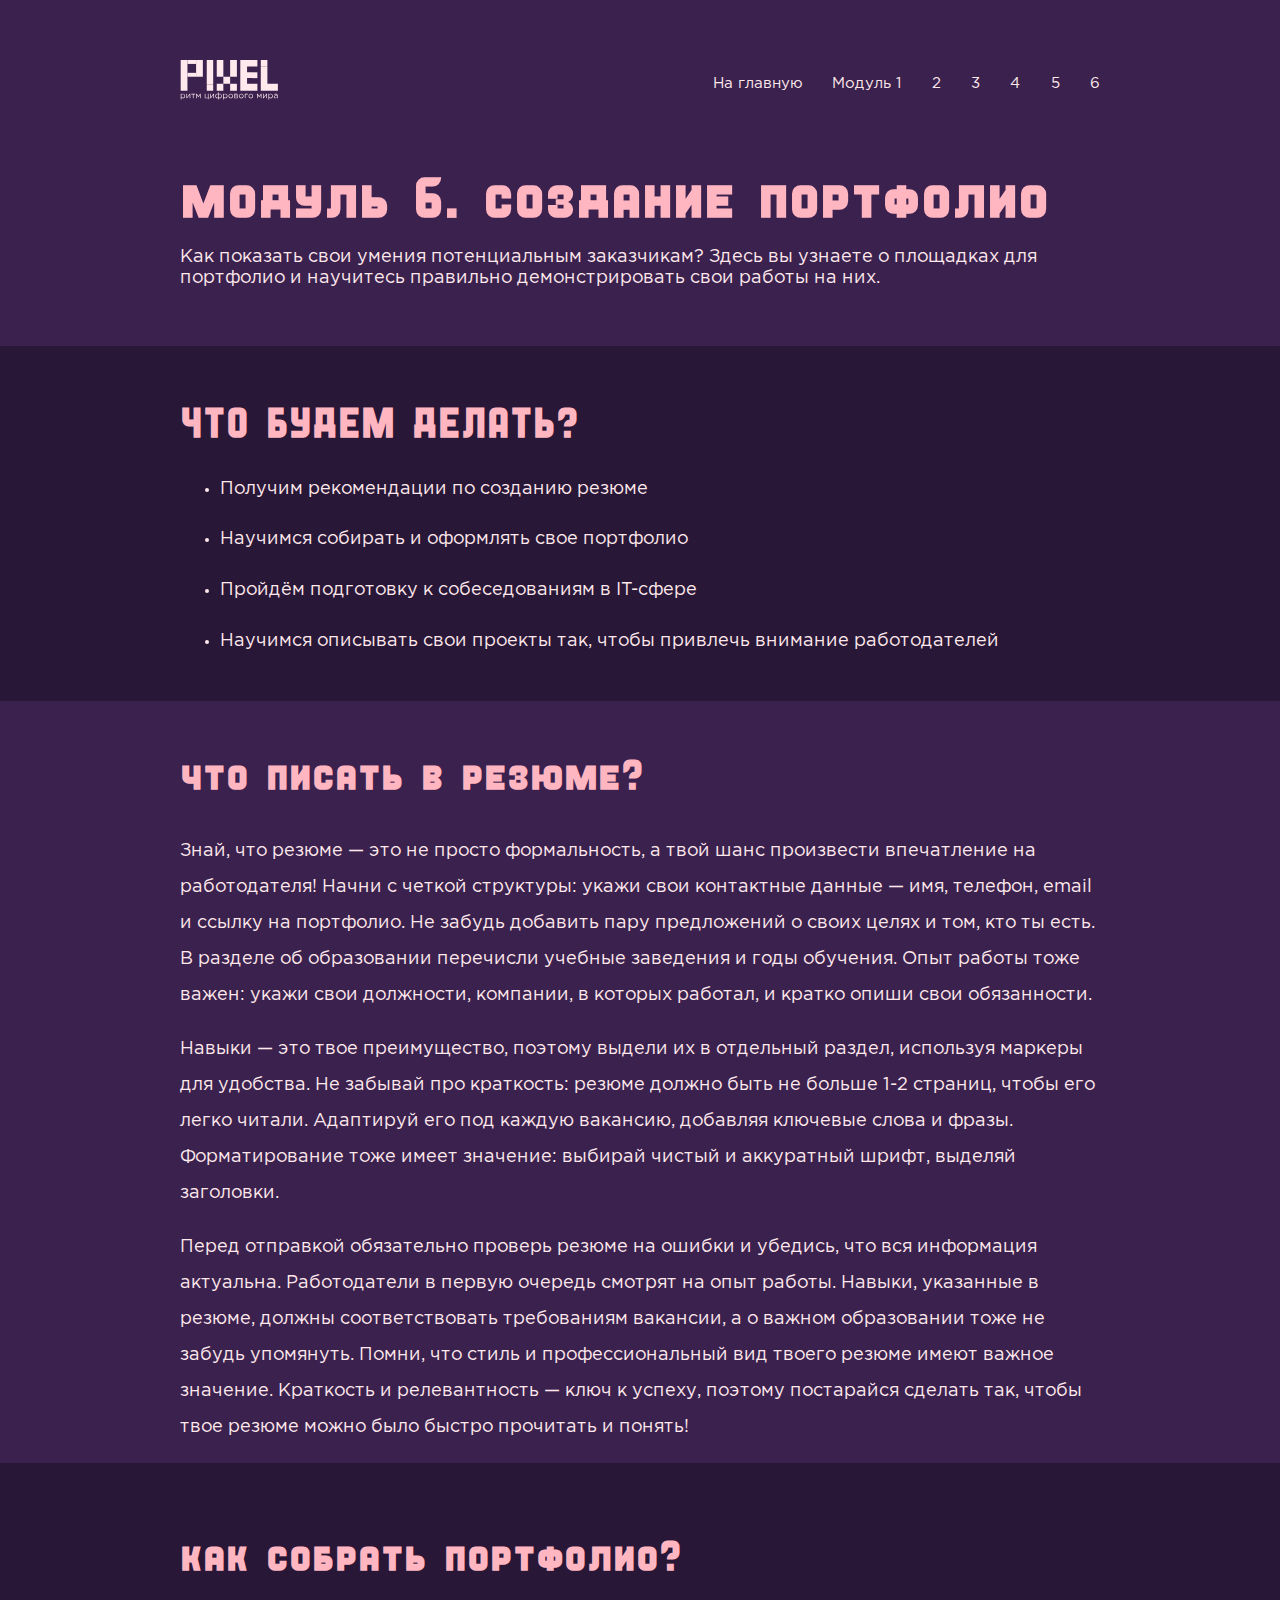
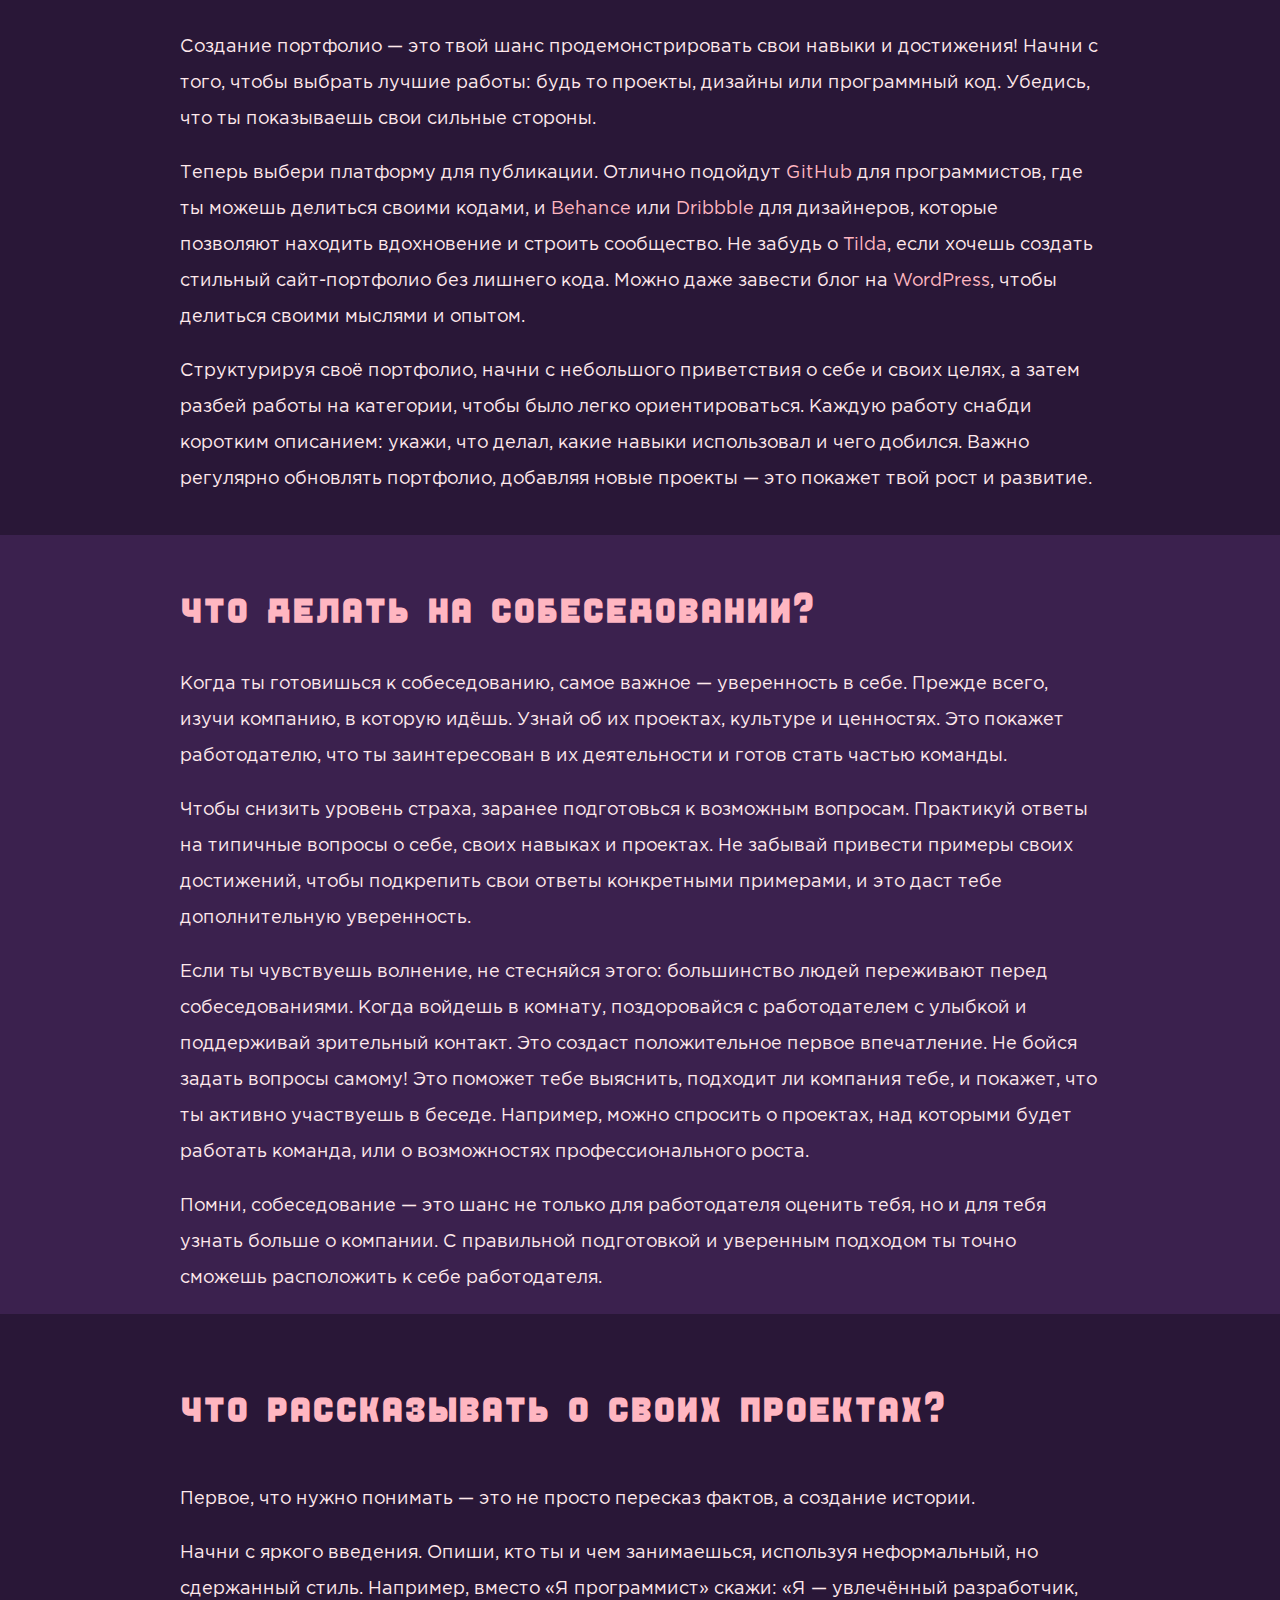
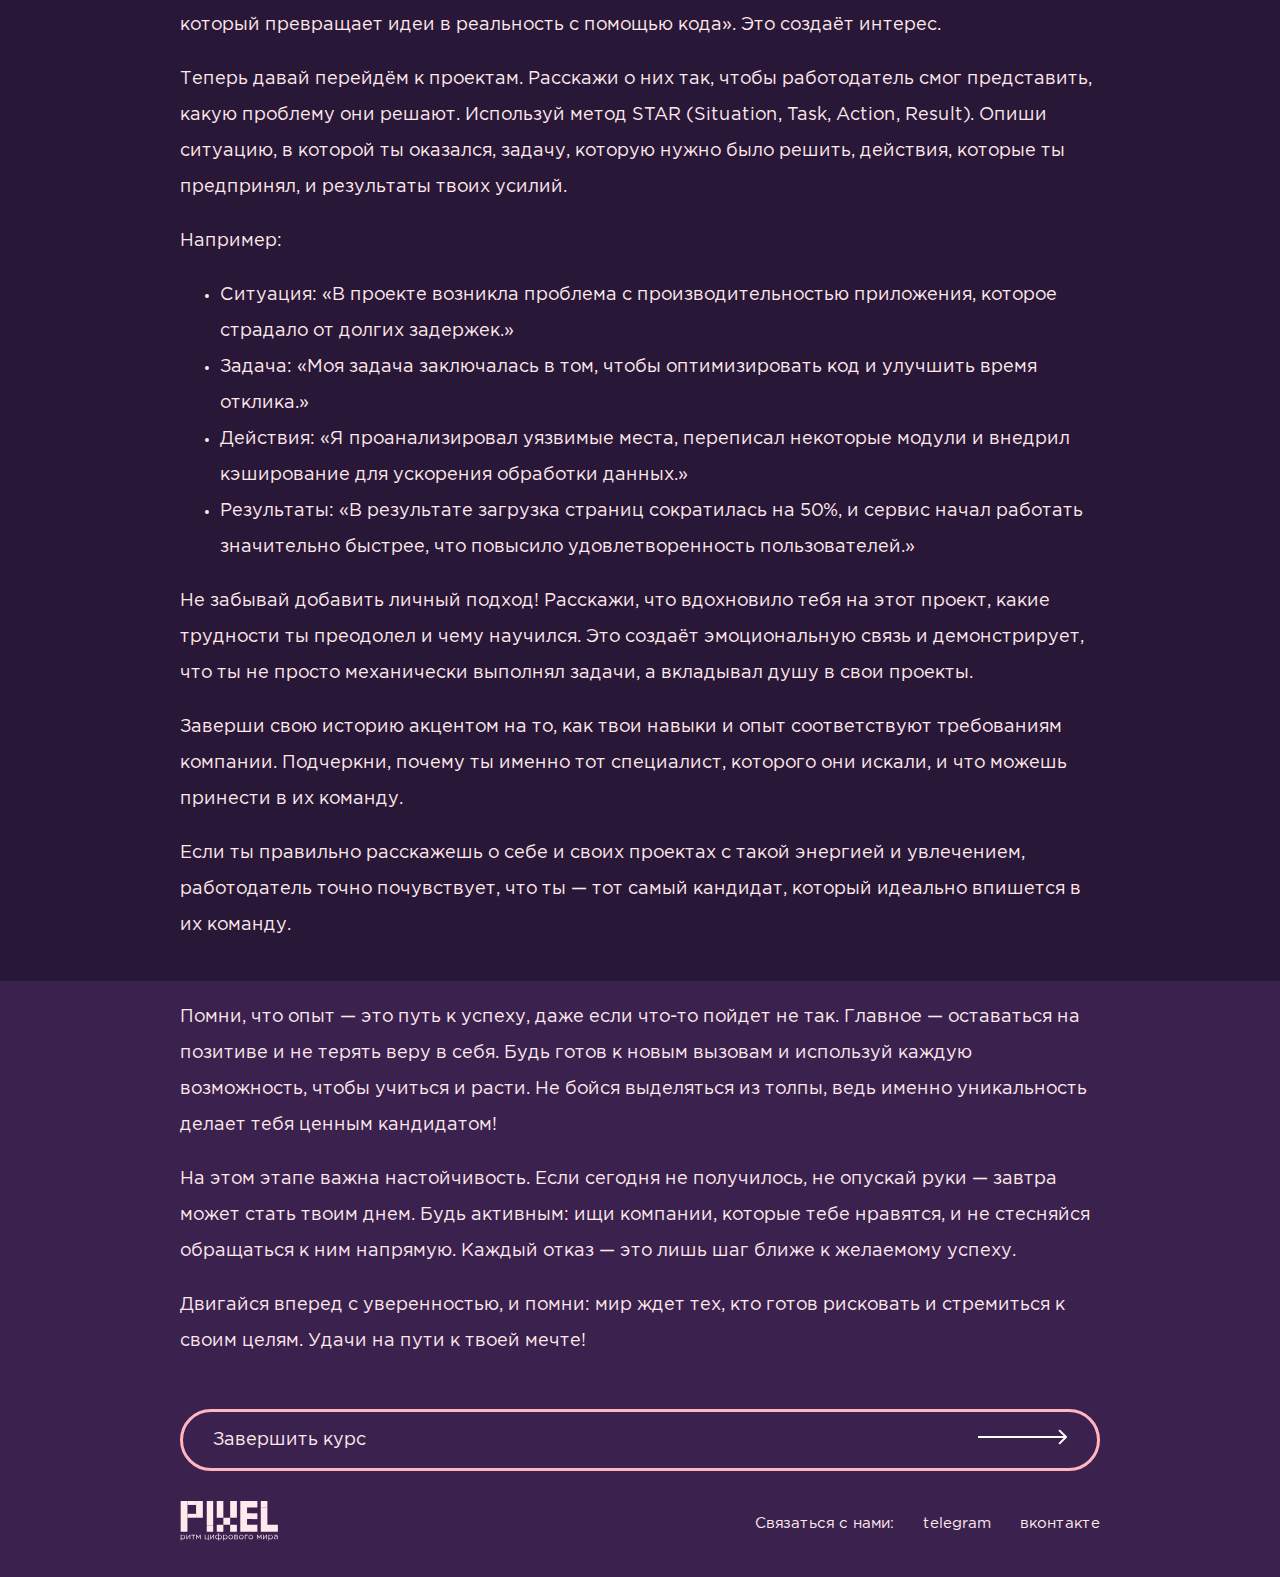
<file: module6.html>
<!DOCTYPE html>
<html lang="en">
<head>
    <meta charset="UTF-8">
    <meta name="viewport" content="width=device-width, initial-scale=1.0">
    <link rel="stylesheet" href="css/styles.css">
    <link rel="stylesheet" href="css/normalize.css">
    <link rel="icon" type="image/png" href="img/favicon.ico">
    <title>модуль 6. создание портфолио</title>
</head>
<body>
    <header class="header">
        <div class="logo">
            <a href="#"><img src="img/pixel.svg" alt="Логотип" class="logo-image"></a>
        </div>
        <nav class="nav">
            <ul>
                <li><a href="index.html">На главную</a></li>
                <li><a href="module1.html">Модуль 1</a></li>
                <li><a href="module2.html">2</a></li>
                <li><a href="module3.html">3</a></li>
                <li><a href="module4.html">4</a></li>
                <li><a href="module5.html">5</a></li>
                <li><a href="module6.html">6</a></li>
            </ul>
        </nav>
    </header>
    <main>
            <div class="osnova">
                <div class="text">
                    <h1>модуль 6. создание портфолио</h1>
                <p>Как показать свои умения потенциальным заказчикам? Здесь вы узнаете о площадках для портфолио и научитесь правильно демонстрировать свои работы на них.</p>
                </div>
            </div>
            <div class="know">
                <h2>ЧТО БУДЕМ ДЕЛАТЬ?</h2>
                <ul>
                    <li>Получим рекомендации по созданию резюме</li>
                    <li>Научимся собирать и оформлять свое портфолио</li>
                    <li>Пройдём подготовку к собеседованиям в IT-сфере</li>
                    <li>Научимся описывать свои проекты так, чтобы привлечь внимание работодателей</li>
                </ul>
            </div>
            <div class="about1">
                <h2>что писать в резюме?</h2>
                <p>Знай, что резюме — это не просто формальность, а твой шанс произвести впечатление на работодателя! Начни с четкой структуры: укажи свои контактные данные — имя, телефон, email и ссылку на портфолио. Не забудь добавить пару предложений о своих целях и том, кто ты есть. В разделе об образовании перечисли учебные заведения и годы обучения. Опыт работы тоже важен: укажи свои должности, компании, в которых работал, и кратко опиши свои обязанности.</p>
                <p>Навыки — это твое преимущество, поэтому выдели их в отдельный раздел, используя маркеры для удобства. Не забывай про краткость: резюме должно быть не больше 1-2 страниц, чтобы его легко читали. Адаптируй его под каждую вакансию, добавляя ключевые слова и фразы. Форматирование тоже имеет значение: выбирай чистый и аккуратный шрифт, выделяй заголовки.</p>
                <p>Перед отправкой обязательно проверь резюме на ошибки и убедись, что вся информация актуальна. Работодатели в первую очередь смотрят на опыт работы. Навыки, указанные в резюме, должны соответствовать требованиям вакансии, а о важном образовании тоже не забудь упомянуть. Помни, что стиль и профессиональный вид твоего резюме имеют важное значение. Краткость и релевантность — ключ к успеху, поэтому постарайся сделать так, чтобы твое резюме можно было быстро прочитать и понять!</p>
            </div>
            <div class="know1">
                <h2>как собрать портфолио?</h2>
                <p>Создание портфолио — это твой шанс продемонстрировать свои навыки и достижения! Начни с того, чтобы выбрать лучшие работы: будь то проекты, дизайны или программный код. Убедись, что ты показываешь свои сильные стороны.</p>
                <p>Теперь выбери платформу для публикации. Отлично подойдут <a href="https://github.com/">GitHub </a>для программистов, где ты можешь делиться своими кодами, и <a href="https://www.behance.net/galleries">Behance</a> или<a href="https://dribbble.com/?/"> Dribbble</a> для дизайнеров, которые позволяют находить вдохновение и строить сообщество. Не забудь о <a href="https://tilda.cc/ru/">Tilda</a>, если хочешь создать стильный сайт-портфолио без лишнего кода. Можно даже завести блог на <a href="https://wordpress.com/ru/">WordPress</a>, чтобы делиться своими мыслями и опытом.</p>
                <p>Структурируя своё портфолио, начни с небольшого приветствия о себе и своих целях, а затем разбей работы на категории, чтобы было легко ориентироваться. Каждую работу снабди коротким описанием: укажи, что делал, какие навыки использовал и чего добился. Важно регулярно обновлять портфолио, добавляя новые проекты — это покажет твой рост и развитие.</p>
            </div>
            <div class="about1">
                <h2>что делать на собеседовании?</h2>
                <p>Когда ты готовишься к собеседованию, самое важное — уверенность в себе. Прежде всего, изучи компанию, в которую идёшь. Узнай об их проектах, культуре и ценностях. Это покажет работодателю, что ты заинтересован в их деятельности и готов стать частью команды.</p>
                <p>Чтобы снизить уровень страха, заранее подготовься к возможным вопросам. Практикуй ответы на типичные вопросы о себе, своих навыках и проектах. Не забывай привести примеры своих достижений, чтобы подкрепить свои ответы конкретными примерами, и это даст тебе дополнительную уверенность.</p>
                <p>Если ты чувствуешь волнение, не стесняйся этого: большинство людей переживают перед собеседованиями. Когда войдешь в комнату, поздоровайся с работодателем с улыбкой и поддерживай зрительный контакт. Это создаст положительное первое впечатление. Не бойся задать вопросы самому! Это поможет тебе выяснить, подходит ли компания тебе, и покажет, что ты активно участвуешь в беседе. Например, можно спросить о проектах, над которыми будет работать команда, или о возможностях профессионального роста.</p>
                <p>Помни, собеседование — это шанс не только для работодателя оценить тебя, но и для тебя узнать больше о компании. С правильной подготовкой и уверенным подходом ты точно сможешь расположить к себе работодателя.</p>
            </div>
            <div class="know1">
                <h2>что рассказывать о своих проектах?</h2>
                <p>Первое, что нужно понимать — это не просто пересказ фактов, а создание истории.</p>
                <p>Начни с яркого введения. Опиши, кто ты и чем занимаешься, используя неформальный, но сдержанный стиль. Например, вместо «Я программист» скажи: «Я — увлечённый разработчик, который превращает идеи в реальность с помощью кода». Это создаёт интерес.</p>
                <p>Теперь давай перейдём к проектам. Расскажи о них так, чтобы работодатель смог представить, какую проблему они решают. Используй метод STAR (Situation, Task, Action, Result). Опиши ситуацию, в которой ты оказался, задачу, которую нужно было решить, действия, которые ты предпринял, и результаты твоих усилий. </p>
                <p>Например:</p>
                <ul>
                    <li>Ситуация: «В проекте возникла проблема с производительностью приложения, которое страдало от долгих задержек.»</li>
                    <li>Задача: «Моя задача заключалась в том, чтобы оптимизировать код и улучшить время отклика.»</li>
                    <li>Действия: «Я проанализировал уязвимые места, переписал некоторые модули и внедрил кэширование для ускорения обработки данных.»</li>
                    <li>Результаты: «В результате загрузка страниц сократилась на 50%, и сервис начал работать значительно быстрее, что повысило удовлетворенность пользователей.»</li>
                </ul>
                <p>Не забывай добавить личный подход! Расскажи, что вдохновило тебя на этот проект, какие трудности ты преодолел и чему научился. Это создаёт эмоциональную связь и демонстрирует, что ты не просто механически выполнял задачи, а вкладывал душу в свои проекты.</p>
                <p>Заверши свою историю акцентом на то, как твои навыки и опыт соответствуют требованиям компании. Подчеркни, почему ты именно тот специалист, которого они искали, и что можешь принести в их команду.</p>
                <p>Если ты правильно расскажешь о себе и своих проектах с такой энергией и увлечением, работодатель точно почувствует, что ты — тот самый кандидат, который идеально впишется в их команду.</p>
            </div>
            <div class="about1">
                <p>Помни, что опыт — это путь к успеху, даже если что-то пойдет не так. Главное — оставаться на позитиве и не терять веру в себя. Будь готов к новым вызовам и используй каждую возможность, чтобы учиться и расти. Не бойся выделяться из толпы, ведь именно уникальность делает тебя ценным кандидатом!</p>
                <p>На этом этапе важна настойчивость. Если сегодня не получилось, не опускай руки — завтра может стать твоим днем. Будь активным: ищи компании, которые тебе нравятся, и не стесняйся обращаться к ним напрямую. Каждый отказ — это лишь шаг ближе к желаемому успеху.</p>
                <p>Двигайся вперед с уверенностью, и помни: мир ждет тех, кто готов рисковать и стремиться к своим целям. Удачи на пути к твоей мечте!</p>
            </div>
            <div class="btngo">
                <a href="final.html"><p>Завершить курс</p></a>
                <a href="final.html"><img src="img/go.svg" alt="go"></a>
            </div>
        </div>
    </main>
    <footer class="footer">
        <div class="logo">
            <a href="#"><img src="img/pixel.svg" alt="Логотип" class="logo-image"></a>
        </div>
        <nav class="nav">
            <ul>
                <li>Связаться с нами:</li>
                <li><a href="https://t.me/tinesmuf">telegram</a></li>
                <li><a href="https://vk.com/tinexie">вконтакте</a></li>
            </ul>
        </nav>
    </footer>
</body>
</html>
</file>
<file: css/styles.css>
html {
    scroll-behavior: smooth;
}

body {
    margin: 0;
    background-color: #3B214E;
    font-family: "gothampro";
    font-size: 18px;
    color: #FFE9EC;
}
body h1 {
    font-family: "Blazma-regular";
    color: #FFB6C1;
    font-size: 55px;
}

body h2 {
    font-family: "Blazma-regular";
    color: #FFB6C1;
    font-size: 40px;
}

body h3 {
    font-family: "Blazma-regular";
    color: #FFB6C1;
    font-size: 30px;
}

.p1 {
    color: #FFB6C1;
}

.header {
    display: flex;
    justify-content: space-between;
    align-items: center;
    padding: 60px 180px; /* Отступы сверху и снизу по 60 пикселей, слева и справа по 180 пикселей */
    background-color: #3B214E; /* Цвет фона шапки */
    font-family: "gothampro";
}

.logo a {
    text-decoration: none; /* Убираем подчеркивание у ссылки */
}

.logo-image {
    height: 40px; /* Высота логотипа, можно регулировать */
    width: auto; /* Автоматическая ширина, чтобы сохранить пропорции */
}

.nav ul {
    display: flex; /* Гибкая вёрстка */
    list-style: none; /* Убираем маркеры списка */
    padding: 0; /* Убираем отступы */
    margin: 0; /* Убираем маржи */
}

.nav li {
    margin-left: 30px; /* Отступ между элементами списка */
}

.nav a {
    text-decoration: none; /* Убираем подчеркивание у ссылок */
    font-size: 15px; /* Размер шрифта для ссылок */
    color: #FFE9EC; /* Цвет текста */
}

.nav a:hover {
    text-decoration: underline; /* Подчеркивание при наведении */
}

.osnova {
    padding: 0 180px 0 180px;
    color: #FFE9EC;
    display: flex;
    flex-direction: row;
    align-items: center;
    margin-bottom: 40px;
}

.text h1 {
    margin: 0;
}

.langs{
    display: flex;
    flex-direction: row;
}

.langs p {
    border: #FFB6C1 solid 2px;
    border-radius: 50px;
    padding: 5px 10px 5px 10px;
    margin-right: 20px;
}

.button-start {
    display: flex;
    flex-direction: column;
    margin-left: auto;
    align-items: flex-end;
}

.button-start p {
    margin-right: 90px;
}

.button-start img {
    max-width: 60%;
    margin-top: 60px;
}

.know {
    background-color: #291737;
    padding: 20px 180px;
}

.know li {
    margin: 30px 0;
}

.know1 {
    background-color: #291737;
    padding: 20px 180px;
    line-height: 2;
}

.know1 h2 {
    max-width: 100%;
}

.know1 img {
    max-width: 100%;
}

.know1 a {
    color: #FFB6C1;
    text-decoration: none;
}

.about {
    padding: 20px 180px;
    line-height: 2;
}

.about h2 {
    margin-bottom: 0;
}

.about1 {
    padding: 0px 180px;
    line-height: 2;
}

.about1 img {
    max-width: 100%;
}

.about1 h2 {
    margin-bottom: 0;
}

.about1 a {
    color: #FFB6C1;
    text-decoration: none;
}

.modules {
    background-color: #291737;
    padding: 20px 180px;
}

.modules p {
    border: #FFB6C1 solid 3px;
    border-radius: 50px;
    padding: 15px 30px 15px 30px;
    transition: background-color 0.1s;
}

.modules p:hover {
    border: #FFB6C1 solid 3px;
    border-radius: 50px;
    padding: 15px 30px 15px 30px;
    background-color: #FFB6C1;
    color: #3B214E;
}

.study {
    padding: 20px 180px;
    text-align: center;
}

.study h1 {
    margin-bottom: -25px;
}

.btngo {
    display: flex;
    flex-direction: row;
    align-items: center; /* Выравниваем элементы по вертикали по центру */
    justify-content: space-between;
    margin-top: 50px;
    border: #FFB6C1 solid 3px;
    border-radius: 50px;
    padding: 0px 30px 0px 30px;
    transition: background-color 0.1s;
    margin: 50px 180px 0 180px;
}

.btngo img {
    margin-left: auto; /* Прижимаем изображение к правому краю */
}

.btngo p {
    margin-right: 10px; /* Добавляем отступ между текстом и изображением */
}

.btngo a {
    text-decoration: none;
    color: #FFE9EC;
}

.btngo:hover {
    background-color: #FFB6C1;
    color: #3B214E;
}

/* Стили для модального окна */
.modal {
    display: none; /* Скрыто по умолчанию */
    position: fixed;
    z-index: 1000;
    left: 0;
    top: 0;
    width: 100%;
    height: 100%;
    background-color: rgba(0, 0, 0, 0.7); /* Полупрозрачный фон */
}

.modal-content {
    background-color: #3B214E;
    margin: 10% auto;
    padding: 20px;
    border: 2px solid #FFB6C1;
    border-radius: 10px;
    width: 70%;
    text-align: center;
    color: #FFE9EC;
}

.close {
    color: #FFB6C1;
    float: right;
    font-size: 28px;
    font-weight: bold;
    cursor: pointer;
}

.close:hover {
    color: #FFE9EC;
}

/* Стили для формы */
#registrationForm input {
    width: 100%;
    padding: 20px -5px;
    margin: 10px 0;
    border: 2px solid #FFB6C1;
    border-radius: 5px;
    background-color: #3B214E;
    color: #FFE9EC;
}

#registrationForm button {
    background-color: #FFB6C1;
    color: #3B214E;
    border: none;
    padding: 10px 20px;
    border-radius: 5px;
    cursor: pointer;
    font-weight: bold;
}

#registrationForm button:hover {
    background-color: #FFE9EC;
}

.us {
    padding: 20px 180px;
    background-color: #291737;
}

.abus {
    display: flex;
    align-items: center; /* Выравниваем элементы по вертикали по центру */
    justify-content: space-between;
}

.abus p {
    max-width: 60%;
}

.abus img {
    max-height: 300px;
    margin-right: 5%;
}

.us1 {
    padding: 0px 180px;
}

.us1 img {
    max-height: 200px;
    margin-right: 10%;
}

.us1 a{
    color: #FFB6C1;
    text-decoration: none;
}

.us1 a:hover {
    text-decoration: underline;
}

.footer {
    display: flex;
    justify-content: space-between;
    align-items: center;
    padding: 30px 180px; /* Отступы сверху и снизу по 60 пикселей, слева и справа по 180 пикселей */
    font-family: "gothampro";
}

.footer li {
    font-size: 15px;
}

@font-face {
    font-family: "Blazma-regular";
    src: url("../fonts/Blazma-Regular.ttf") format("truetype");
    font-style: normal;
    font-weight: normal;
}

@font-face {
    font-family: "gothampro";
    src: url("../fonts/gothampro.ttf") format("truetype");
    font-style: normal;
    font-weight: normal;
}

@media (max-width: 1024px) {
    .header, .footer {
        padding: 30px 60px;
    }

    .osnova, .know, .about, .modules, .study, .us {
        padding: 20px 60px;
    }

    .btngo {
        margin: 50px 60px 0 60px;
    }

    .abus img {
        max-height: 250px;
    }
}

@media (max-width: 768px) {
    .header, .footer {
        padding: 20px 30px;
    }

    .osnova, .know, .about, .modules, .study, .us {
        padding: 20px 30px;
    }

    .btngo {
        margin: 30px 30px 0 30px;
    }

    .header {
        flex-direction: column;
        align-items: flex-start;
    }

    .nav ul {
        flex-direction: column;
        align-items: flex-start;
    }

    .nav li {
        margin-left: 0;
        margin-bottom: 10px;
    }

    .osnova {
        flex-direction: column;
        align-items: flex-start;
    }

    .button-start {
        margin-left: 0;
        align-items: flex-start;
    }

    .button-start img {
        max-width: 100%;
    }

    .abus {
        flex-direction: column;
        align-items: flex-start;
    }

    .abus p {
        max-width: 100%;
    }

    .abus img {
        max-height: 200px;
        margin-right: 0;
        margin-top: 20px;
    }

    .modal-content {
        width: 90%;
    }
}

/* Медиа-запрос для очень маленьких устройств (ширина экрана до 480px) */
@media (max-width: 480px) {
    .header, .footer {
        padding: 10px 15px;
    }

    .osnova, .know, .about, .modules, .study, .us {
        padding: 10px 15px;
    }

    .btngo {
        margin: 20px 15px 0 15px;
    }

    .text h1 {
        font-size: 40px;
    }

    .text p {
        font-size: 16px;
    }

    .know h2, .about h2, .modules h2, .study h1, .us h2 {
        font-size: 30px;
    }

    .btngo {
        flex-direction: column;
        align-items: center;
    }

    .btngo p {
        margin-right: 0;
        margin-bottom: 10px;
    }

    .btngo img {
        margin-left: 0;
    }
}
</file>
